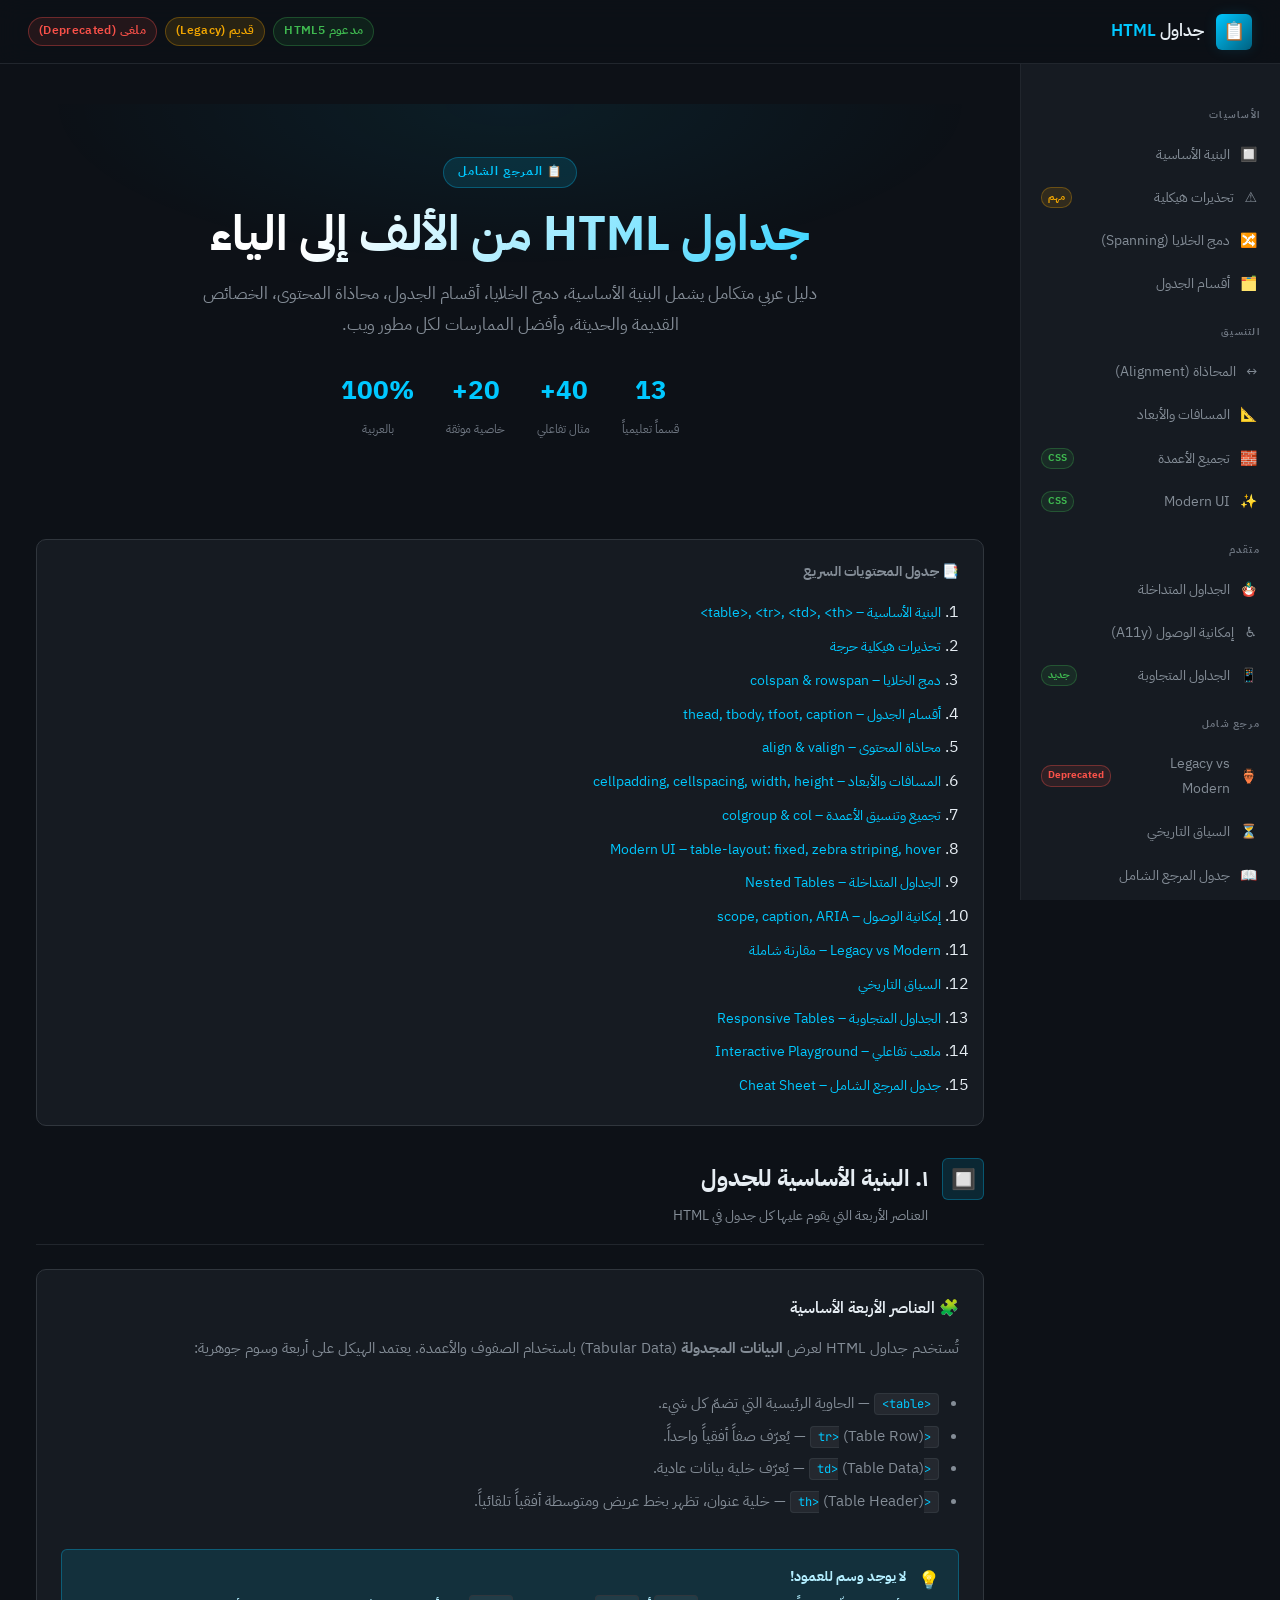
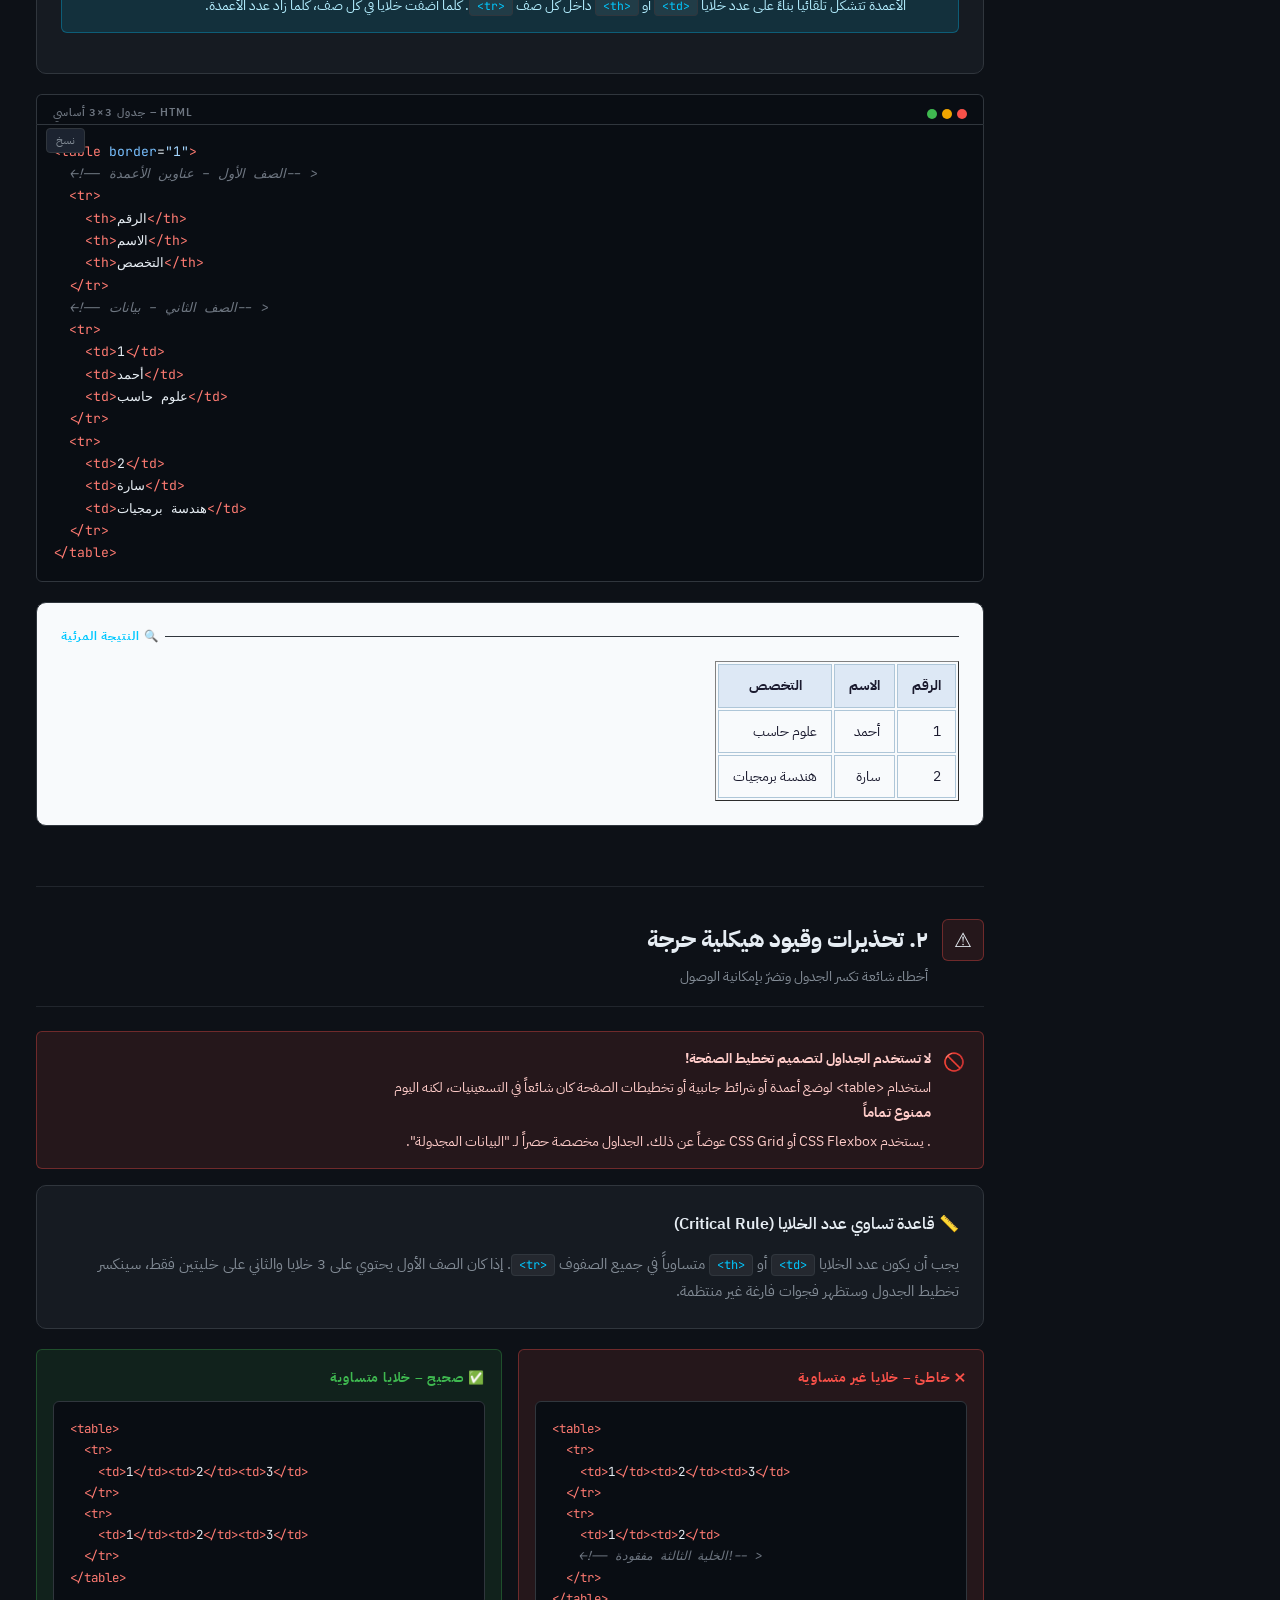
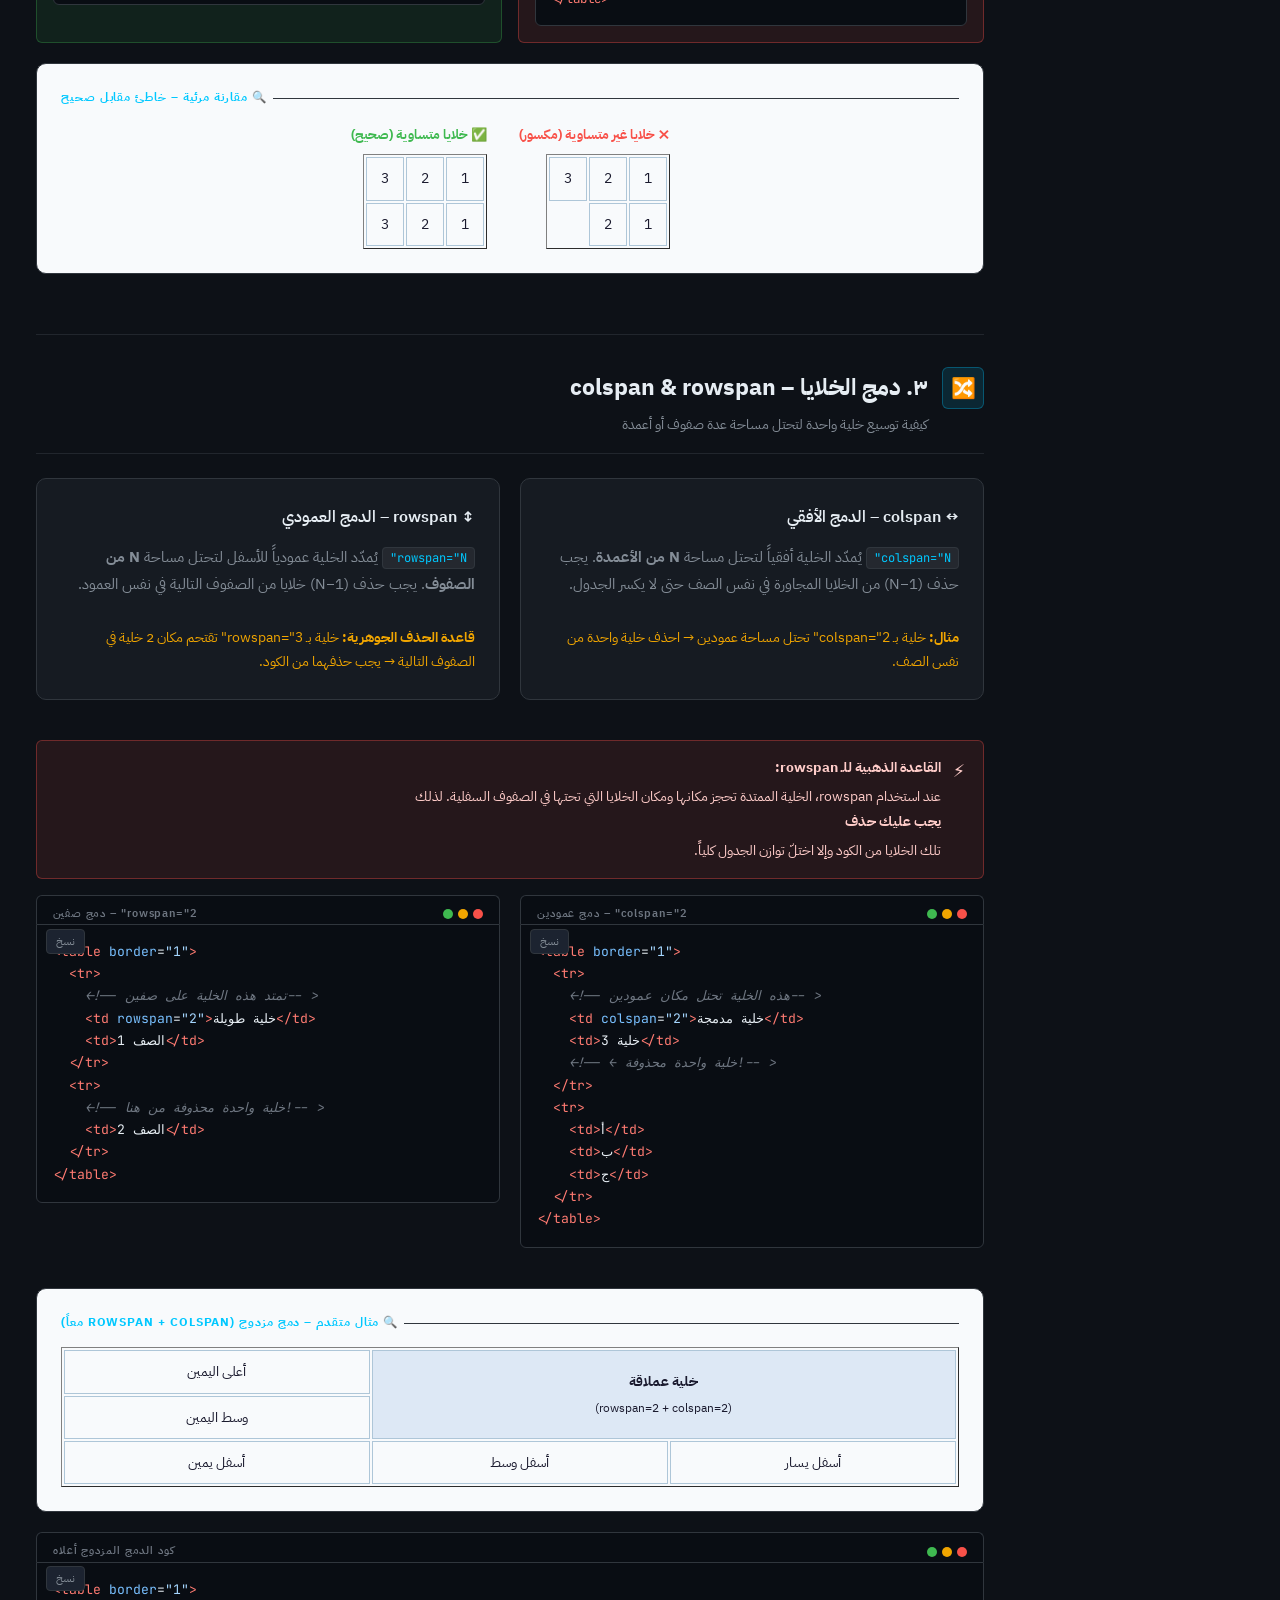
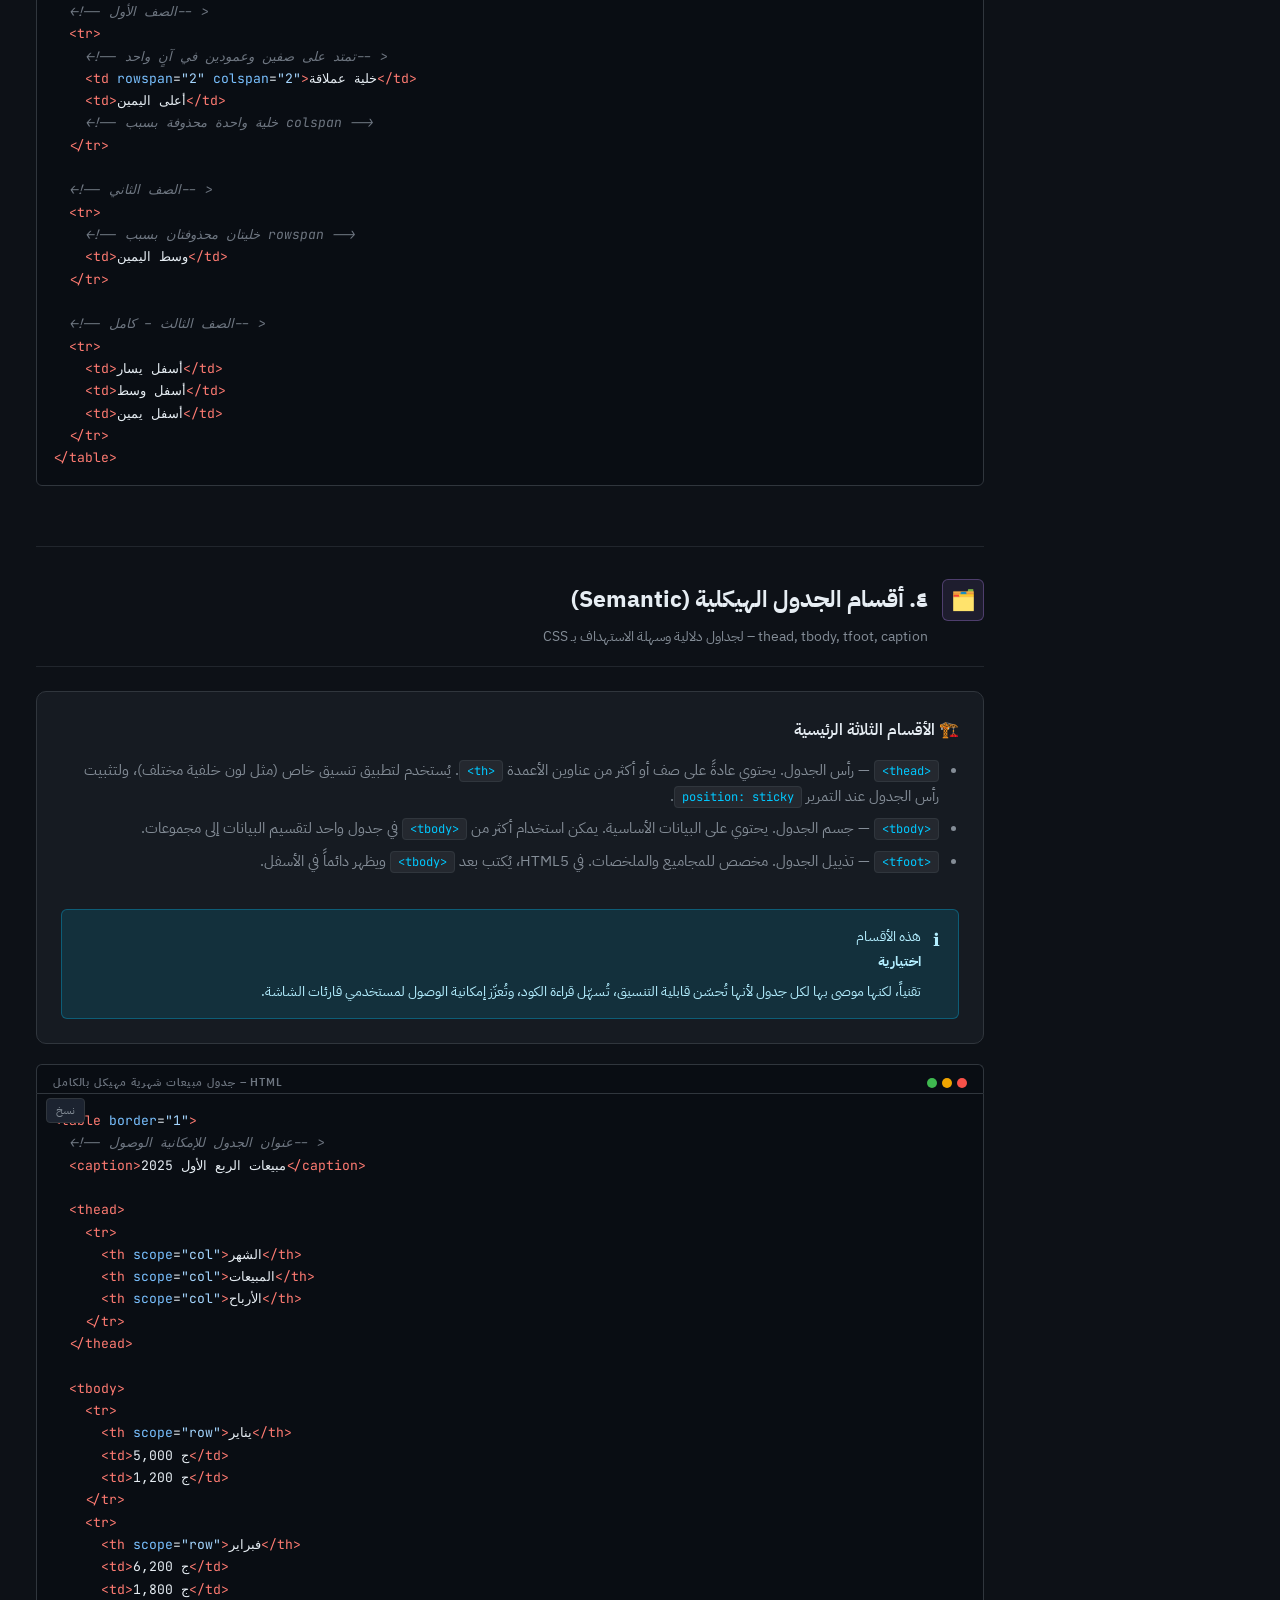
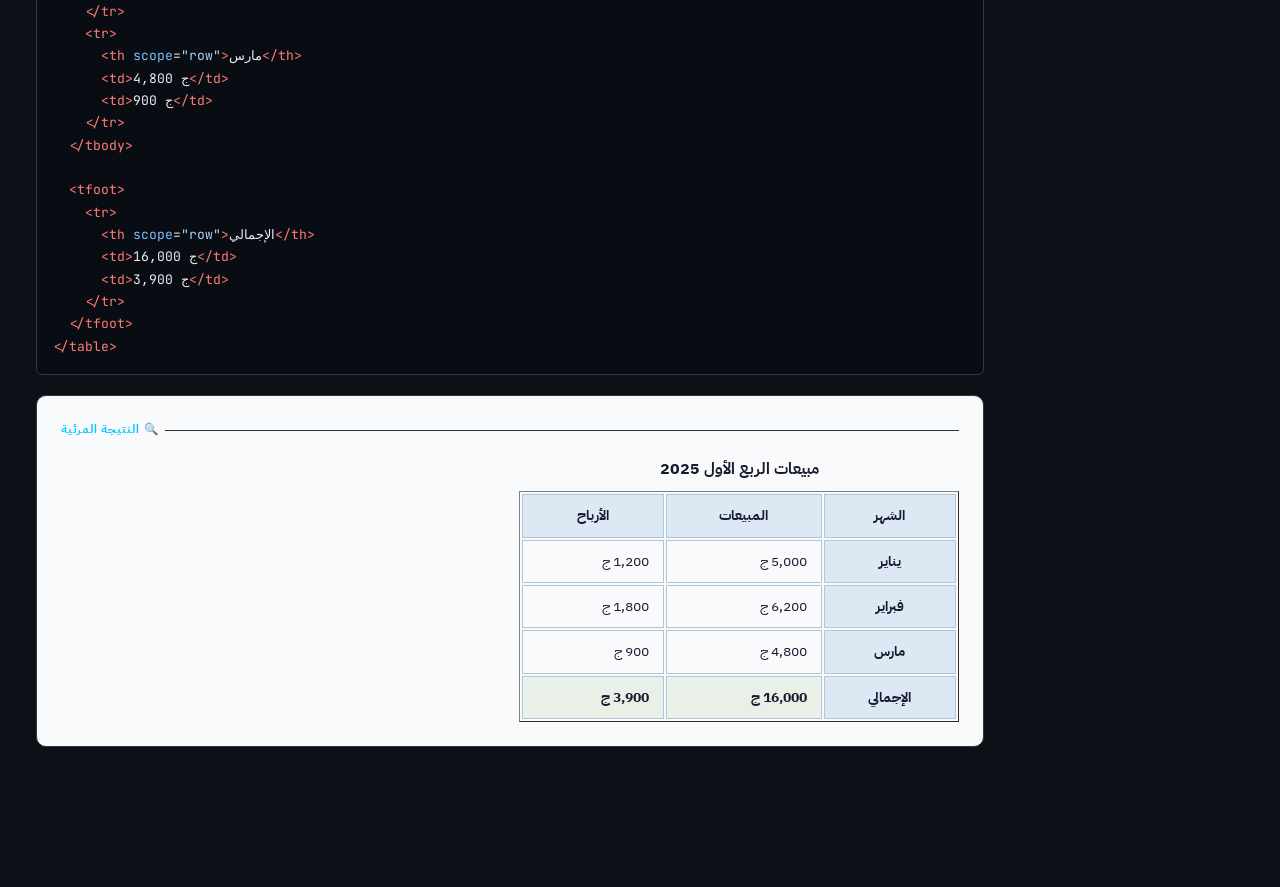
<file: index.html>
<!DOCTYPE html>
<html lang="ar" dir="rtl">

<head>
  <meta charset="UTF-8" />
  <meta name="viewport" content="width=device-width, initial-scale=1.0" />
  <meta name="description"
    content="المرجع الشامل لجداول HTML – من الأساسيات إلى الممارسات الحديثة. دليل عربي متكامل لعناصر وخصائص الجداول في HTML5." />
  <meta name="keywords" content="HTML tables, جداول HTML, table, tr, td, th, colspan, rowspan, CSS tables" />
  <title>HTML</title>

  <!-- Google Fonts -->
  <link rel="preconnect" href="https://fonts.googleapis.com" />
  <link
    href="https://fonts.googleapis.com/css2?family=IBM+Plex+Sans+Arabic:wght@300;400;500;600;700&family=JetBrains+Mono:wght@400;600&display=swap"
    rel="stylesheet" />

  <link rel="stylesheet" href="style.css" />
</head>

<body>

  <div id="progress-bar"></div>

  <!-- ══════════════════════════════════════════════════════
     TOP HEADER
══════════════════════════════════════════════════════ -->
  <header id="site-header">
    <div class="header-brand">
      <div class="logo-box">📋</div>
      <h1>جداول <span>HTML</span></h1>
    </div>

    <div class="header-pills">
      <span class="pill pill-modern">مدعوم HTML5</span>
      <span class="pill pill-legacy">قديم (Legacy)</span>
      <span class="pill pill-dep">ملغى (Deprecated)</span>
    </div>

    <button id="nav-toggle" aria-label="قائمة التنقل" onclick="toggleNav()">
      <span></span><span></span><span></span>
    </button>
  </header>

  <!-- ══════════════════════════════════════════════════════
     SIDEBAR
══════════════════════════════════════════════════════ -->
  <div class="page-wrap">
    <nav id="sidebar" aria-label="قائمة الأقسام">

      <div class="nav-section-title">الأساسيات</div>
      <a class="nav-link" href="index.html#basics">
        <span class="nav-icon">🔲</span> البنية الأساسية
      </a>
      <a class="nav-link" href="index.html#warnings">
        <span class="nav-icon">⚠️</span> تحذيرات هيكلية
        <span class="nav-badge badge-warn">مهم</span>
      </a>
      <a class="nav-link" href="index.html#spanning">
        <span class="nav-icon">🔀</span> دمج الخلايا (Spanning)
      </a>
      <a class="nav-link" href="index.html#semantic">
        <span class="nav-icon">🗂️</span> أقسام الجدول
      </a>

      <div class="nav-section-title">التنسيق</div>
      <a class="nav-link" href="styling.html#alignment">
        <span class="nav-icon">↔️</span> المحاذاة (Alignment)
      </a>
      <a class="nav-link" href="styling.html#spacing">
        <span class="nav-icon">📐</span> المسافات والأبعاد
      </a>
      <a class="nav-link" href="styling.html#colgroup">
        <span class="nav-icon">🧱</span> تجميع الأعمدة
        <span class="nav-badge badge-new">CSS</span>
      </a>
      <a class="nav-link" href="styling.html#modern-ui">
        <span class="nav-icon">✨</span> Modern UI
        <span class="nav-badge badge-new">CSS</span>
      </a>

      <div class="nav-section-title">متقدم</div>
      <a class="nav-link" href="advanced.html#nested">
        <span class="nav-icon">🪆</span> الجداول المتداخلة
      </a>
      <a class="nav-link" href="advanced.html#accessibility">
        <span class="nav-icon">♿</span> إمكانية الوصول (A11y)
      </a>
      <a class="nav-link" href="advanced.html#responsive">
        <span class="nav-icon">📱</span> الجداول المتجاوبة
        <span class="nav-badge badge-new">جديد</span>
      </a>

      <div class="nav-section-title">مرجع شامل</div>
      <a class="nav-link" href="reference.html#legacy">
        <span class="nav-icon">🏺</span> Legacy vs Modern
        <span class="nav-badge badge-dep">Deprecated</span>
      </a>
      <a class="nav-link" href="reference.html#history">
        <span class="nav-icon">⏳</span> السياق التاريخي
      </a>
      <a class="nav-link" href="reference.html#reference">
        <span class="nav-icon">📖</span> جدول المرجع الشامل
      </a>

      <div class="nav-section-title">تفاعلي</div>
      <a class="nav-link" href="playground.html#playground">
        <span class="nav-icon">🎮</span> Playground تفاعلي
        <span class="nav-badge badge-new">جديد</span>
      </a>

    </nav>

    <!-- ══════════════════════════════════════════════════════
     MAIN CONTENT
══════════════════════════════════════════════════════ -->
    <main id="main-content">
      <!-- ── HERO ── -->
      <div class="page-hero">
        <div class="hero-tag">📋 المرجع الشامل</div>
        <h2>جداول HTML من الألف إلى الياء</h2>
        <p>
          دليل عربي متكامل يشمل البنية الأساسية، دمج الخلايا، أقسام الجدول،
          محاذاة المحتوى، الخصائص القديمة والحديثة، وأفضل الممارسات لكل مطور ويب.
        </p>
        <div class="hero-stats">
          <div class="hero-stat"><span class="num">13</span><span class="lbl">قسماً تعليمياً</span></div>
          <div class="hero-stat"><span class="num">40+</span><span class="lbl">مثال تفاعلي</span></div>
          <div class="hero-stat"><span class="num">20+</span><span class="lbl">خاصية موثقة</span></div>
          <div class="hero-stat"><span class="num">100%</span><span class="lbl">بالعربية</span></div>
        </div>
      </div>

      <!-- TOC Mini -->
      <div class="toc-mini">
        <h3>📑 جدول المحتويات السريع</h3>
        <ol>
          <li><a href="index.html#basics">البنية الأساسية – &lt;table&gt;, &lt;tr&gt;, &lt;td&gt;, &lt;th&gt;</a></li>
          <li><a href="index.html#warnings">تحذيرات هيكلية حرجة</a></li>
          <li><a href="index.html#spanning">دمج الخلايا – colspan &amp; rowspan</a></li>
          <li><a href="index.html#semantic">أقسام الجدول – thead, tbody, tfoot, caption</a></li>
          <li><a href="styling.html#alignment">محاذاة المحتوى – align &amp; valign</a></li>
          <li><a href="styling.html#spacing">المسافات والأبعاد – cellpadding, cellspacing, width, height</a></li>
          <li><a href="styling.html#colgroup">تجميع وتنسيق الأعمدة – colgroup &amp; col</a></li>
          <li><a href="styling.html#modern-ui">Modern UI – table-layout: fixed, zebra striping, hover</a></li>
          <li><a href="advanced.html#nested">الجداول المتداخلة – Nested Tables</a></li>
          <li><a href="advanced.html#accessibility">إمكانية الوصول – scope, caption, ARIA</a></li>
          <li><a href="reference.html#legacy">Legacy vs Modern – مقارنة شاملة</a></li>
          <li><a href="reference.html#history">السياق التاريخي</a></li>
          <li><a href="advanced.html#responsive">الجداول المتجاوبة – Responsive Tables</a></li>
          <li><a href="playground.html#playground">ملعب تفاعلي – Interactive Playground</a></li>
          <li><a href="reference.html#reference">جدول المرجع الشامل – Cheat Sheet</a></li>
        </ol>
      </div>

      <section class="section" id="basics">
        <div class="section-header">
          <div class="section-icon icon-cyan">🔲</div>
          <div class="section-title-wrap">
            <h2>١. البنية الأساسية للجدول</h2>
            <p>العناصر الأربعة التي يقوم عليها كل جدول في HTML</p>
          </div>
        </div>

        <div class="card">
          <h3>🧩 العناصر الأربعة الأساسية</h3>
          <p>تُستخدم جداول HTML لعرض <strong>البيانات المجدولة</strong> (Tabular Data) باستخدام الصفوف والأعمدة. يعتمد
            الهيكل على أربعة وسوم جوهرية:</p>
          <br />
          <ul>
            <li><code>&lt;table&gt;</code> — الحاوية الرئيسية التي تضمّ كل شيء.</li>
            <li><code>&lt;tr&gt;</code> (Table Row) — يُعرّف صفاً أفقياً واحداً.</li>
            <li><code>&lt;td&gt;</code> (Table Data) — يُعرّف خلية بيانات عادية.</li>
            <li><code>&lt;th&gt;</code> (Table Header) — خلية عنوان، تظهر بخط عريض ومتوسطة أفقياً تلقائياً.</li>
          </ul>
          <br />
          <div class="alert alert-cyan">
            <span class="alert-icon">💡</span>
            <div><strong>لا يوجد وسم للعمود!</strong> الأعمدة تتشكّل تلقائياً بناءً على عدد خلايا
              <code>&lt;td&gt;</code> أو <code>&lt;th&gt;</code> داخل كل صف <code>&lt;tr&gt;</code>. كلما أضفت خلايا في
              كل صف، كلما زاد عدد الأعمدة.</div>
          </div>
        </div>

        <div class="code-wrap">
          <div class="code-label">
            <div class="dots"><span class="d1"></span><span class="d2"></span><span class="d3"></span></div>
            <span>HTML – جدول 3×3 أساسي</span>
          </div>
          <button class="copy-btn" onclick="copyCode(this)">نسخ</button>
          <pre><span class="kw">&lt;table</span> <span class="at">border</span>=<span class="vl">"1"</span><span class="kw">&gt;</span>
  <span class="cm">&lt;!-- الصف الأول – عناوين الأعمدة --&gt;</span>
  <span class="kw">&lt;tr&gt;</span>
    <span class="kw">&lt;th&gt;</span><span class="tx">الرقم</span><span class="kw">&lt;/th&gt;</span>
    <span class="kw">&lt;th&gt;</span><span class="tx">الاسم</span><span class="kw">&lt;/th&gt;</span>
    <span class="kw">&lt;th&gt;</span><span class="tx">التخصص</span><span class="kw">&lt;/th&gt;</span>
  <span class="kw">&lt;/tr&gt;</span>
  <span class="cm">&lt;!-- الصف الثاني – بيانات --&gt;</span>
  <span class="kw">&lt;tr&gt;</span>
    <span class="kw">&lt;td&gt;</span><span class="tx">1</span><span class="kw">&lt;/td&gt;</span>
    <span class="kw">&lt;td&gt;</span><span class="tx">أحمد</span><span class="kw">&lt;/td&gt;</span>
    <span class="kw">&lt;td&gt;</span><span class="tx">علوم حاسب</span><span class="kw">&lt;/td&gt;</span>
  <span class="kw">&lt;/tr&gt;</span>
  <span class="kw">&lt;tr&gt;</span>
    <span class="kw">&lt;td&gt;</span><span class="tx">2</span><span class="kw">&lt;/td&gt;</span>
    <span class="kw">&lt;td&gt;</span><span class="tx">سارة</span><span class="kw">&lt;/td&gt;</span>
    <span class="kw">&lt;td&gt;</span><span class="tx">هندسة برمجيات</span><span class="kw">&lt;/td&gt;</span>
  <span class="kw">&lt;/tr&gt;</span>
<span class="kw">&lt;/table&gt;</span></pre>
        </div>

        <div class="demo-box">
          <div class="demo-box-label">🔍 النتيجة المرئية</div>
          <table border="1" cellpadding="8">
            <tr>
              <th>الرقم</th>
              <th>الاسم</th>
              <th>التخصص</th>
            </tr>
            <tr>
              <td>1</td>
              <td>أحمد</td>
              <td>علوم حاسب</td>
            </tr>
            <tr>
              <td>2</td>
              <td>سارة</td>
              <td>هندسة برمجيات</td>
            </tr>
          </table>
        </div>

      </section>
      <hr class="divider" />

      <section class="section" id="warnings">
        <div class="section-header">
          <div class="section-icon icon-red">⚠️</div>
          <div class="section-title-wrap">
            <h2>٢. تحذيرات وقيود هيكلية حرجة</h2>
            <p>أخطاء شائعة تكسر الجدول وتضرّ بإمكانية الوصول</p>
          </div>
        </div>

        <div class="alert alert-red">
          <span class="alert-icon">🚫</span>
          <div>
            <strong>لا تستخدم الجداول لتصميم تخطيط الصفحة!</strong>
            استخدام &lt;table&gt; لوضع أعمدة أو شرائط جانبية أو تخطيطات الصفحة كان شائعاً في التسعينيات، لكنه اليوم
            <strong>ممنوع تماماً</strong>. يستخدم CSS Flexbox أو CSS Grid عوضاً عن ذلك. الجداول مخصصة حصراً لـ "البيانات
            المجدولة".
          </div>
        </div>

        <div class="card">
          <h3>📏 قاعدة تساوي عدد الخلايا (Critical Rule)</h3>
          <p>
            يجب أن يكون عدد الخلايا <code>&lt;td&gt;</code> أو <code>&lt;th&gt;</code> متساوياً في جميع الصفوف
            <code>&lt;tr&gt;</code>.
            إذا كان الصف الأول يحتوي على 3 خلايا والثاني على خليتين فقط، سينكسر تخطيط الجدول وستظهر فجوات فارغة غير
            منتظمة.
          </p>
        </div>

        <div class="compare-grid">
          <div class="compare-panel old-panel">
            <h4>❌ خاطئ – خلايا غير متساوية</h4>
            <div class="code-wrap" style="margin:0">
              <pre style="border-radius:6px; font-size:0.78rem"><span class="kw">&lt;table&gt;</span>
  <span class="kw">&lt;tr&gt;</span>
    <span class="kw">&lt;td&gt;</span>1<span class="kw">&lt;/td&gt;&lt;td&gt;</span>2<span class="kw">&lt;/td&gt;&lt;td&gt;</span>3<span class="kw">&lt;/td&gt;</span>
  <span class="kw">&lt;/tr&gt;</span>
  <span class="kw">&lt;tr&gt;</span>
    <span class="kw">&lt;td&gt;</span>1<span class="kw">&lt;/td&gt;&lt;td&gt;</span>2<span class="kw">&lt;/td&gt;</span>
    <span class="cm">&lt;!-- الخلية الثالثة مفقودة! --&gt;</span>
  <span class="kw">&lt;/tr&gt;</span>
<span class="kw">&lt;/table&gt;</span></pre>
            </div>
          </div>
          <div class="compare-panel new-panel">
            <h4>✅ صحيح – خلايا متساوية</h4>
            <div class="code-wrap" style="margin:0">
              <pre style="border-radius:6px; font-size:0.78rem"><span class="kw">&lt;table&gt;</span>
  <span class="kw">&lt;tr&gt;</span>
    <span class="kw">&lt;td&gt;</span>1<span class="kw">&lt;/td&gt;&lt;td&gt;</span>2<span class="kw">&lt;/td&gt;&lt;td&gt;</span>3<span class="kw">&lt;/td&gt;</span>
  <span class="kw">&lt;/tr&gt;</span>
  <span class="kw">&lt;tr&gt;</span>
    <span class="kw">&lt;td&gt;</span>1<span class="kw">&lt;/td&gt;&lt;td&gt;</span>2<span class="kw">&lt;/td&gt;&lt;td&gt;</span>3<span class="kw">&lt;/td&gt;</span>
  <span class="kw">&lt;/tr&gt;</span>
<span class="kw">&lt;/table&gt;</span></pre>
            </div>
          </div>
        </div>

        <div class="demo-box">
          <div class="demo-box-label">🔍 مقارنة مرئية – خاطئ مقابل صحيح</div>
          <div style="display:flex; gap:32px; flex-wrap:wrap; align-items:flex-start; justify-content:center;">
            <div style="text-align:center;">
              <p style="color:#f85149; font-size:0.82rem; margin-bottom:8px; font-weight:700;">❌ خلايا غير متساوية
                (مكسور)</p>
              <table border="1" cellpadding="6" style="color:#1a1a2e;">
                <tr>
                  <td>1</td>
                  <td>2</td>
                  <td>3</td>
                </tr>
                <tr>
                  <td>1</td>
                  <td>2</td>
                </tr>
              </table>
            </div>
            <div style="text-align:center;">
              <p style="color:#3fb950; font-size:0.82rem; margin-bottom:8px; font-weight:700;">✅ خلايا متساوية (صحيح)
              </p>
              <table border="1" cellpadding="6" style="color:#1a1a2e;">
                <tr>
                  <td>1</td>
                  <td>2</td>
                  <td>3</td>
                </tr>
                <tr>
                  <td>1</td>
                  <td>2</td>
                  <td>3</td>
                </tr>
              </table>
            </div>
          </div>
        </div>

      </section>
      <hr class="divider" />

      <section class="section" id="spanning">
        <div class="section-header">
          <div class="section-icon icon-cyan">🔀</div>
          <div class="section-title-wrap">
            <h2>٣. دمج الخلايا – colspan &amp; rowspan</h2>
            <p>كيفية توسيع خلية واحدة لتحتل مساحة عدة صفوف أو أعمدة</p>
          </div>
        </div>

        <div class="two-col">
          <div class="card">
            <h3>↔️ colspan – الدمج الأفقي</h3>
            <p>
              <code>colspan="N"</code> يُمدّد الخلية أفقياً لتحتل مساحة <strong>N من الأعمدة</strong>.
              يجب حذف (N−1) من الخلايا المجاورة في نفس الصف حتى لا يكسر الجدول.
            </p>
            <br />
            <p style="color:var(--amber); font-size:0.85rem;"><strong>مثال:</strong> خلية بـ colspan="2" تحتل مساحة
              عمودين → احذف خلية واحدة من نفس الصف.</p>
          </div>
          <div class="card">
            <h3>↕️ rowspan – الدمج العمودي</h3>
            <p>
              <code>rowspan="N"</code> يُمدّد الخلية عمودياً للأسفل لتحتل مساحة <strong>N من الصفوف</strong>.
              يجب حذف (N−1) خلايا من الصفوف التالية في نفس العمود.
            </p>
            <br />
            <p style="color:var(--amber); font-size:0.85rem;"><strong>قاعدة الحذف الجوهرية:</strong> خلية بـ rowspan="3"
              تقتحم مكان 2 خلية في الصفوف التالية → يجب حذفهما من الكود.</p>
          </div>
        </div>

        <div class="alert alert-red">
          <span class="alert-icon">⚡</span>
          <div>
            <strong>القاعدة الذهبية للـ rowspan:</strong>
            عند استخدام rowspan، الخلية الممتدة تحجز مكانها ومكان الخلايا التي تحتها في الصفوف السفلية.
            لذلك <strong>يجب عليك حذف</strong> تلك الخلايا من الكود وإلا اختلّ توازن الجدول كلياً.
          </div>
        </div>

        <div class="two-col">
          <div class="code-wrap">
            <div class="code-label">
              <div class="dots"><span class="d1"></span><span class="d2"></span><span class="d3"></span></div>
              <span>colspan="2" – دمج عمودين</span>
            </div>
            <button class="copy-btn" onclick="copyCode(this)">نسخ</button>
            <pre><span class="kw">&lt;table</span> <span class="at">border</span>=<span class="vl">"1"</span><span class="kw">&gt;</span>
  <span class="kw">&lt;tr&gt;</span>
    <span class="cm">&lt;!-- هذه الخلية تحتل مكان عمودين --&gt;</span>
    <span class="kw">&lt;td</span> <span class="at">colspan</span>=<span class="vl">"2"</span><span class="kw">&gt;</span><span class="tx">خلية مدمجة</span><span class="kw">&lt;/td&gt;</span>
    <span class="kw">&lt;td&gt;</span><span class="tx">خلية 3</span><span class="kw">&lt;/td&gt;</span>
    <span class="cm">&lt;!-- ← خلية واحدة محذوفة! --&gt;</span>
  <span class="kw">&lt;/tr&gt;</span>
  <span class="kw">&lt;tr&gt;</span>
    <span class="kw">&lt;td&gt;</span><span class="tx">أ</span><span class="kw">&lt;/td&gt;</span>
    <span class="kw">&lt;td&gt;</span><span class="tx">ب</span><span class="kw">&lt;/td&gt;</span>
    <span class="kw">&lt;td&gt;</span><span class="tx">ج</span><span class="kw">&lt;/td&gt;</span>
  <span class="kw">&lt;/tr&gt;</span>
<span class="kw">&lt;/table&gt;</span></pre>
          </div>
          <div class="code-wrap">
            <div class="code-label">
              <div class="dots"><span class="d1"></span><span class="d2"></span><span class="d3"></span></div>
              <span>rowspan="2" – دمج صفين</span>
            </div>
            <button class="copy-btn" onclick="copyCode(this)">نسخ</button>
            <pre><span class="kw">&lt;table</span> <span class="at">border</span>=<span class="vl">"1"</span><span class="kw">&gt;</span>
  <span class="kw">&lt;tr&gt;</span>
    <span class="cm">&lt;!-- تمتد هذه الخلية على صفين --&gt;</span>
    <span class="kw">&lt;td</span> <span class="at">rowspan</span>=<span class="vl">"2"</span><span class="kw">&gt;</span><span class="tx">خلية طويلة</span><span class="kw">&lt;/td&gt;</span>
    <span class="kw">&lt;td&gt;</span><span class="tx">الصف 1</span><span class="kw">&lt;/td&gt;</span>
  <span class="kw">&lt;/tr&gt;</span>
  <span class="kw">&lt;tr&gt;</span>
    <span class="cm">&lt;!-- خلية واحدة محذوفة من هنا! --&gt;</span>
    <span class="kw">&lt;td&gt;</span><span class="tx">الصف 2</span><span class="kw">&lt;/td&gt;</span>
  <span class="kw">&lt;/tr&gt;</span>
<span class="kw">&lt;/table&gt;</span></pre>
          </div>
        </div>

        <div class="demo-box">
          <div class="demo-box-label">🔍 مثال متقدم – دمج مزدوج (rowspan + colspan معاً)</div>
          <table border="1" cellpadding="10" style="text-align:center; color:#1a1a2e; width:100%;">
            <tr>
              <td rowspan="2" colspan="2" style="background:#dde8f5; font-weight:700;">
                خلية عملاقة<br /><small style="font-weight:400;">(rowspan=2 + colspan=2)</small>
              </td>
              <td>أعلى اليمين</td>
            </tr>
            <tr>
              <td>وسط اليمين</td>
            </tr>
            <tr>
              <td>أسفل يسار</td>
              <td>أسفل وسط</td>
              <td>أسفل يمين</td>
            </tr>
          </table>
        </div>

        <div class="code-wrap">
          <div class="code-label">
            <div class="dots"><span class="d1"></span><span class="d2"></span><span class="d3"></span></div>
            <span>كود الدمج المزدوج أعلاه</span>
          </div>
          <button class="copy-btn" onclick="copyCode(this)">نسخ</button>
          <pre><span class="kw">&lt;table</span> <span class="at">border</span>=<span class="vl">"1"</span><span class="kw">&gt;</span>
  <span class="cm">&lt;!-- الصف الأول --&gt;</span>
  <span class="kw">&lt;tr&gt;</span>
    <span class="cm">&lt;!-- تمتد على صفين وعمودين في آنٍ واحد --&gt;</span>
    <span class="kw">&lt;td</span> <span class="at">rowspan</span>=<span class="vl">"2"</span> <span class="at">colspan</span>=<span class="vl">"2"</span><span class="kw">&gt;</span><span class="tx">خلية عملاقة</span><span class="kw">&lt;/td&gt;</span>
    <span class="kw">&lt;td&gt;</span><span class="tx">أعلى اليمين</span><span class="kw">&lt;/td&gt;</span>
    <span class="cm">&lt;!-- خلية واحدة محذوفة بسبب colspan --&gt;</span>
  <span class="kw">&lt;/tr&gt;</span>

  <span class="cm">&lt;!-- الصف الثاني --&gt;</span>
  <span class="kw">&lt;tr&gt;</span>
    <span class="cm">&lt;!-- خليتان محذوفتان بسبب rowspan --&gt;</span>
    <span class="kw">&lt;td&gt;</span><span class="tx">وسط اليمين</span><span class="kw">&lt;/td&gt;</span>
  <span class="kw">&lt;/tr&gt;</span>

  <span class="cm">&lt;!-- الصف الثالث – كامل --&gt;</span>
  <span class="kw">&lt;tr&gt;</span>
    <span class="kw">&lt;td&gt;</span><span class="tx">أسفل يسار</span><span class="kw">&lt;/td&gt;</span>
    <span class="kw">&lt;td&gt;</span><span class="tx">أسفل وسط</span><span class="kw">&lt;/td&gt;</span>
    <span class="kw">&lt;td&gt;</span><span class="tx">أسفل يمين</span><span class="kw">&lt;/td&gt;</span>
  <span class="kw">&lt;/tr&gt;</span>
<span class="kw">&lt;/table&gt;</span></pre>
        </div>

      </section>
      <hr class="divider" />

      <section class="section" id="semantic">
        <div class="section-header">
          <div class="section-icon icon-purple">🗂️</div>
          <div class="section-title-wrap">
            <h2>٤. أقسام الجدول الهيكلية (Semantic)</h2>
            <p>thead, tbody, tfoot, caption – لجداول دلالية وسهلة الاستهداف بـ CSS</p>
          </div>
        </div>

        <div class="card">
          <h3>🏗️ الأقسام الثلاثة الرئيسية</h3>
          <ul>
            <li><code>&lt;thead&gt;</code> — رأس الجدول. يحتوي عادةً على صف أو أكثر من عناوين الأعمدة
              <code>&lt;th&gt;</code>. يُستخدم لتطبيق تنسيق خاص (مثل لون خلفية مختلف)، ولتثبيت رأس الجدول عند التمرير
              <code>position: sticky</code>.</li>
            <li><code>&lt;tbody&gt;</code> — جسم الجدول. يحتوي على البيانات الأساسية. يمكن استخدام أكثر من
              <code>&lt;tbody&gt;</code> في جدول واحد لتقسيم البيانات إلى مجموعات.</li>
            <li><code>&lt;tfoot&gt;</code> — تذييل الجدول. مخصص للمجاميع والملخصات. في HTML5، يُكتب بعد
              <code>&lt;tbody&gt;</code> ويظهر دائماً في الأسفل.</li>
          </ul>
          <br />
          <div class="alert alert-cyan" style="margin:0">
            <span class="alert-icon">ℹ️</span>
            <div>هذه الأقسام <strong>اختيارية</strong> تقنياً، لكنها موصى بها لكل جدول لأنها تُحسّن قابلية التنسيق،
              تُسهّل قراءة الكود، وتُعزّز إمكانية الوصول لمستخدمي قارئات الشاشة.</div>
          </div>
        </div>

        <div class="code-wrap">
          <div class="code-label">
            <div class="dots"><span class="d1"></span><span class="d2"></span><span class="d3"></span></div>
            <span>HTML – جدول مبيعات شهرية مهيكل بالكامل</span>
          </div>
          <button class="copy-btn" onclick="copyCode(this)">نسخ</button>
          <pre><span class="kw">&lt;table</span> <span class="at">border</span>=<span class="vl">"1"</span><span class="kw">&gt;</span>
  <span class="cm">&lt;!-- عنوان الجدول للإمكانية الوصول --&gt;</span>
  <span class="kw">&lt;caption&gt;</span><span class="tx">مبيعات الربع الأول 2025</span><span class="kw">&lt;/caption&gt;</span>

  <span class="kw">&lt;thead&gt;</span>
    <span class="kw">&lt;tr&gt;</span>
      <span class="kw">&lt;th</span> <span class="at">scope</span>=<span class="vl">"col"</span><span class="kw">&gt;</span><span class="tx">الشهر</span><span class="kw">&lt;/th&gt;</span>
      <span class="kw">&lt;th</span> <span class="at">scope</span>=<span class="vl">"col"</span><span class="kw">&gt;</span><span class="tx">المبيعات</span><span class="kw">&lt;/th&gt;</span>
      <span class="kw">&lt;th</span> <span class="at">scope</span>=<span class="vl">"col"</span><span class="kw">&gt;</span><span class="tx">الأرباح</span><span class="kw">&lt;/th&gt;</span>
    <span class="kw">&lt;/tr&gt;</span>
  <span class="kw">&lt;/thead&gt;</span>

  <span class="kw">&lt;tbody&gt;</span>
    <span class="kw">&lt;tr&gt;</span>
      <span class="kw">&lt;th</span> <span class="at">scope</span>=<span class="vl">"row"</span><span class="kw">&gt;</span><span class="tx">يناير</span><span class="kw">&lt;/th&gt;</span>
      <span class="kw">&lt;td&gt;</span><span class="tx">5,000 ج</span><span class="kw">&lt;/td&gt;</span>
      <span class="kw">&lt;td&gt;</span><span class="tx">1,200 ج</span><span class="kw">&lt;/td&gt;</span>
    <span class="kw">&lt;/tr&gt;</span>
    <span class="kw">&lt;tr&gt;</span>
      <span class="kw">&lt;th</span> <span class="at">scope</span>=<span class="vl">"row"</span><span class="kw">&gt;</span><span class="tx">فبراير</span><span class="kw">&lt;/th&gt;</span>
      <span class="kw">&lt;td&gt;</span><span class="tx">6,200 ج</span><span class="kw">&lt;/td&gt;</span>
      <span class="kw">&lt;td&gt;</span><span class="tx">1,800 ج</span><span class="kw">&lt;/td&gt;</span>
    <span class="kw">&lt;/tr&gt;</span>
    <span class="kw">&lt;tr&gt;</span>
      <span class="kw">&lt;th</span> <span class="at">scope</span>=<span class="vl">"row"</span><span class="kw">&gt;</span><span class="tx">مارس</span><span class="kw">&lt;/th&gt;</span>
      <span class="kw">&lt;td&gt;</span><span class="tx">4,800 ج</span><span class="kw">&lt;/td&gt;</span>
      <span class="kw">&lt;td&gt;</span><span class="tx">900 ج</span><span class="kw">&lt;/td&gt;</span>
    <span class="kw">&lt;/tr&gt;</span>
  <span class="kw">&lt;/tbody&gt;</span>

  <span class="kw">&lt;tfoot&gt;</span>
    <span class="kw">&lt;tr&gt;</span>
      <span class="kw">&lt;th</span> <span class="at">scope</span>=<span class="vl">"row"</span><span class="kw">&gt;</span><span class="tx">الإجمالي</span><span class="kw">&lt;/th&gt;</span>
      <span class="kw">&lt;td&gt;</span><span class="tx">16,000 ج</span><span class="kw">&lt;/td&gt;</span>
      <span class="kw">&lt;td&gt;</span><span class="tx">3,900 ج</span><span class="kw">&lt;/td&gt;</span>
    <span class="kw">&lt;/tr&gt;</span>
  <span class="kw">&lt;/tfoot&gt;</span>
<span class="kw">&lt;/table&gt;</span></pre>
        </div>

        <div class="demo-box">
          <div class="demo-box-label">🔍 النتيجة المرئية</div>
          <table border="1" cellpadding="9" style="width:100%; max-width:440px; color:#1a1a2e;">
            <caption style="font-weight:700; margin-bottom:8px; color:#1a1a2e;">مبيعات الربع الأول 2025</caption>
            <thead style="background:#c9dff5;">
              <tr>
                <th scope="col">الشهر</th>
                <th scope="col">المبيعات</th>
                <th scope="col">الأرباح</th>
              </tr>
            </thead>
            <tbody>
              <tr>
                <th scope="row">يناير</th>
                <td>5,000 ج</td>
                <td>1,200 ج</td>
              </tr>
              <tr>
                <th scope="row">فبراير</th>
                <td>6,200 ج</td>
                <td>1,800 ج</td>
              </tr>
              <tr>
                <th scope="row">مارس</th>
                <td>4,800 ج</td>
                <td>900 ج</td>
              </tr>
            </tbody>
            <tfoot style="background:#e8f0e8; font-weight:700;">
              <tr>
                <th scope="row">الإجمالي</th>
                <td>16,000 ج</td>
                <td>3,900 ج</td>
              </tr>
            </tfoot>
          </table>
        </div>

      </section>


    </main>
  </div><!-- .page-wrap -->

  <!-- BACK TO TOP BUTTON -->
  <button id="back-to-top" onclick="window.scrollTo({top:0,behavior:'smooth'})" aria-label="العودة للأعلى" style="
    position:fixed; bottom:28px; left:28px; z-index:999;
    width:44px; height:44px; border-radius:50%;
    background:var(--cyan); border:none; cursor:pointer;
    display:none; align-items:center; justify-content:center;
    font-size:1.2rem; box-shadow:0 4px 16px rgba(0,200,255,0.3);
    transition:transform .2s;
  ">↑</button>

  <script src="script.js"></script>

</body>

</html>
</file>
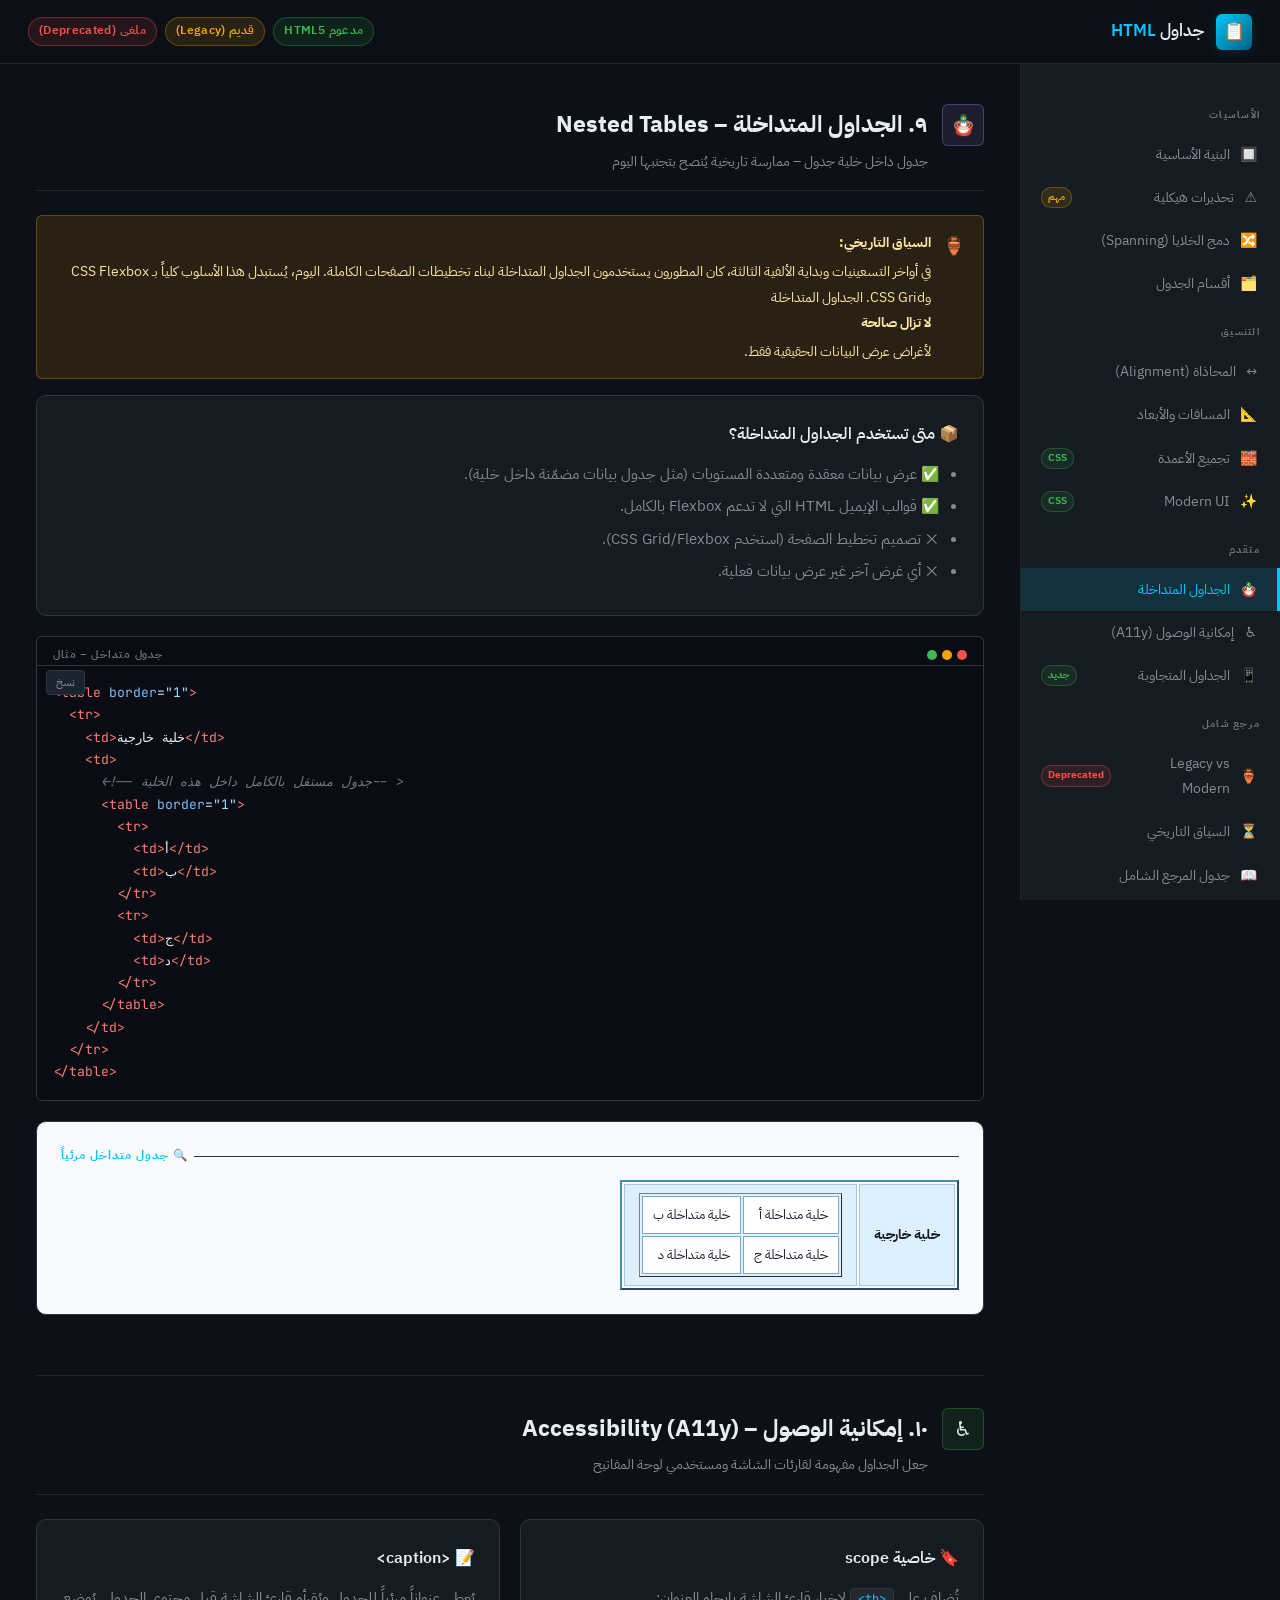
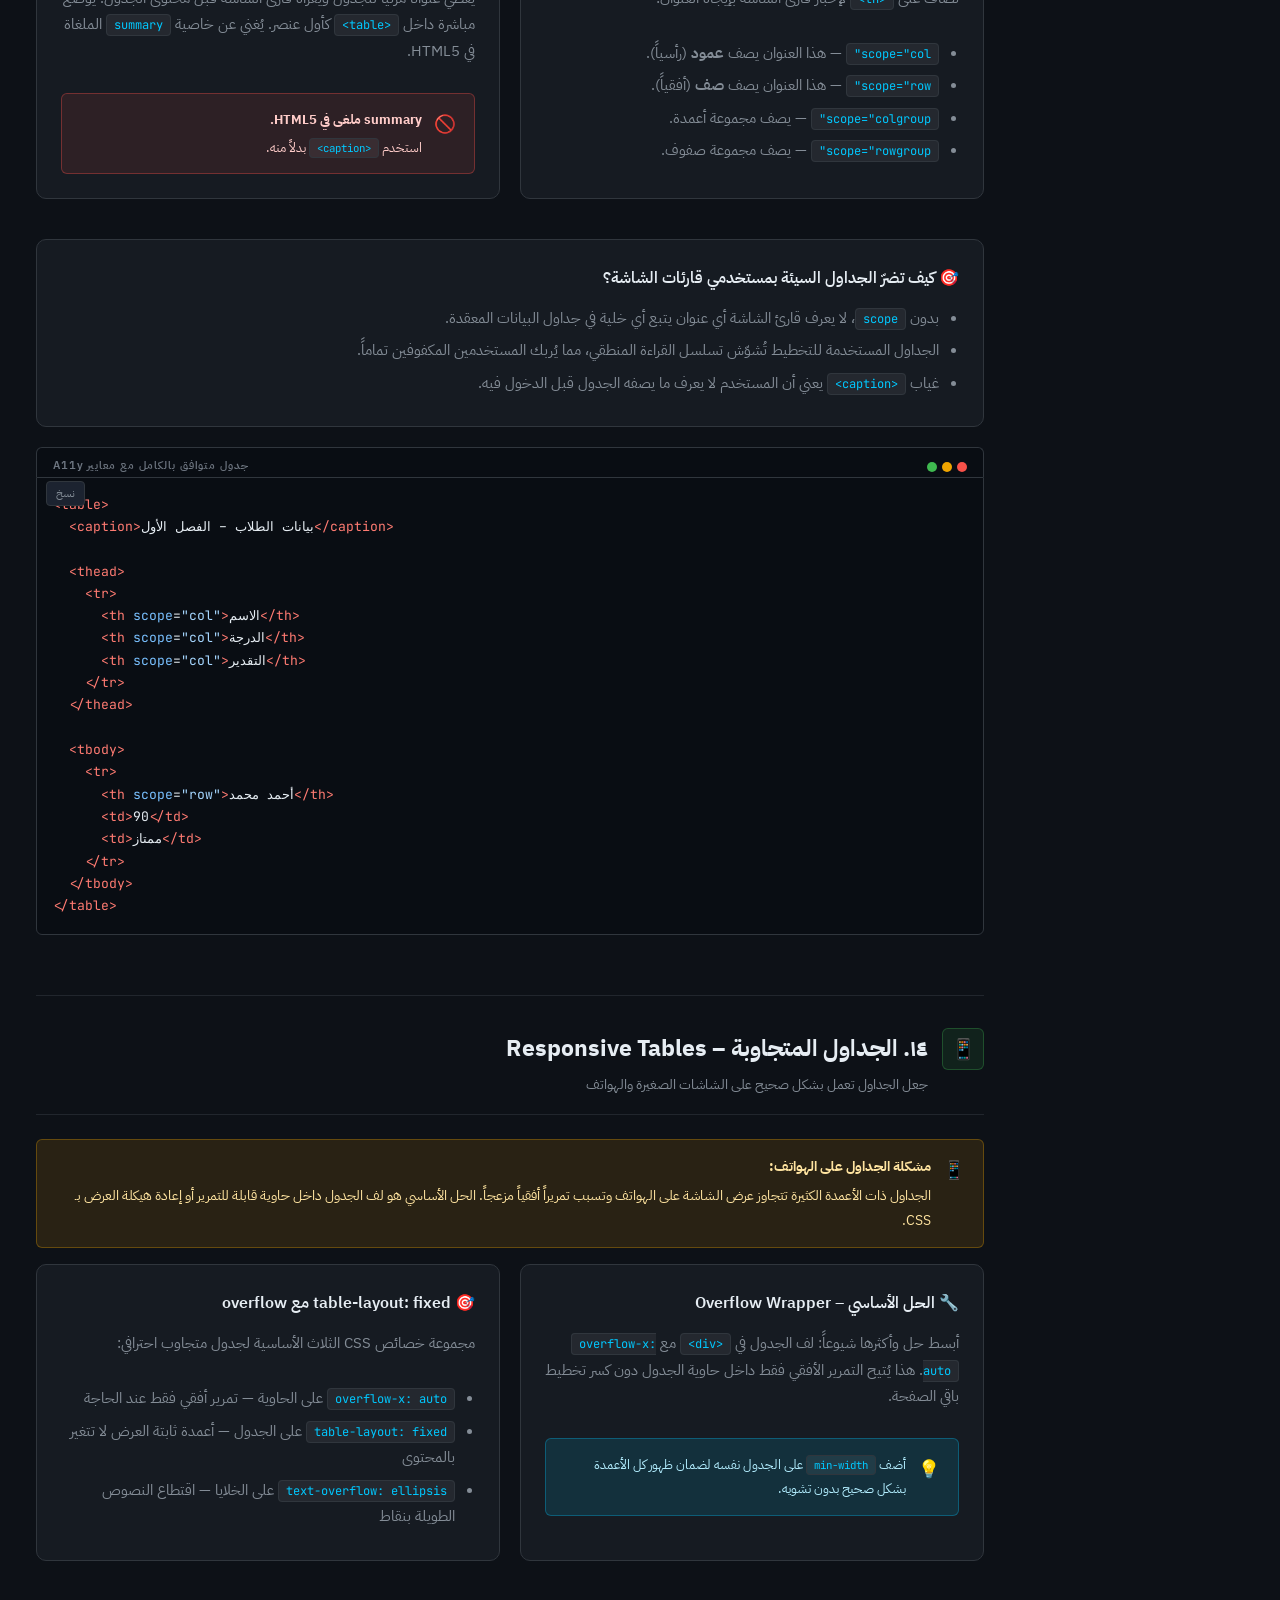
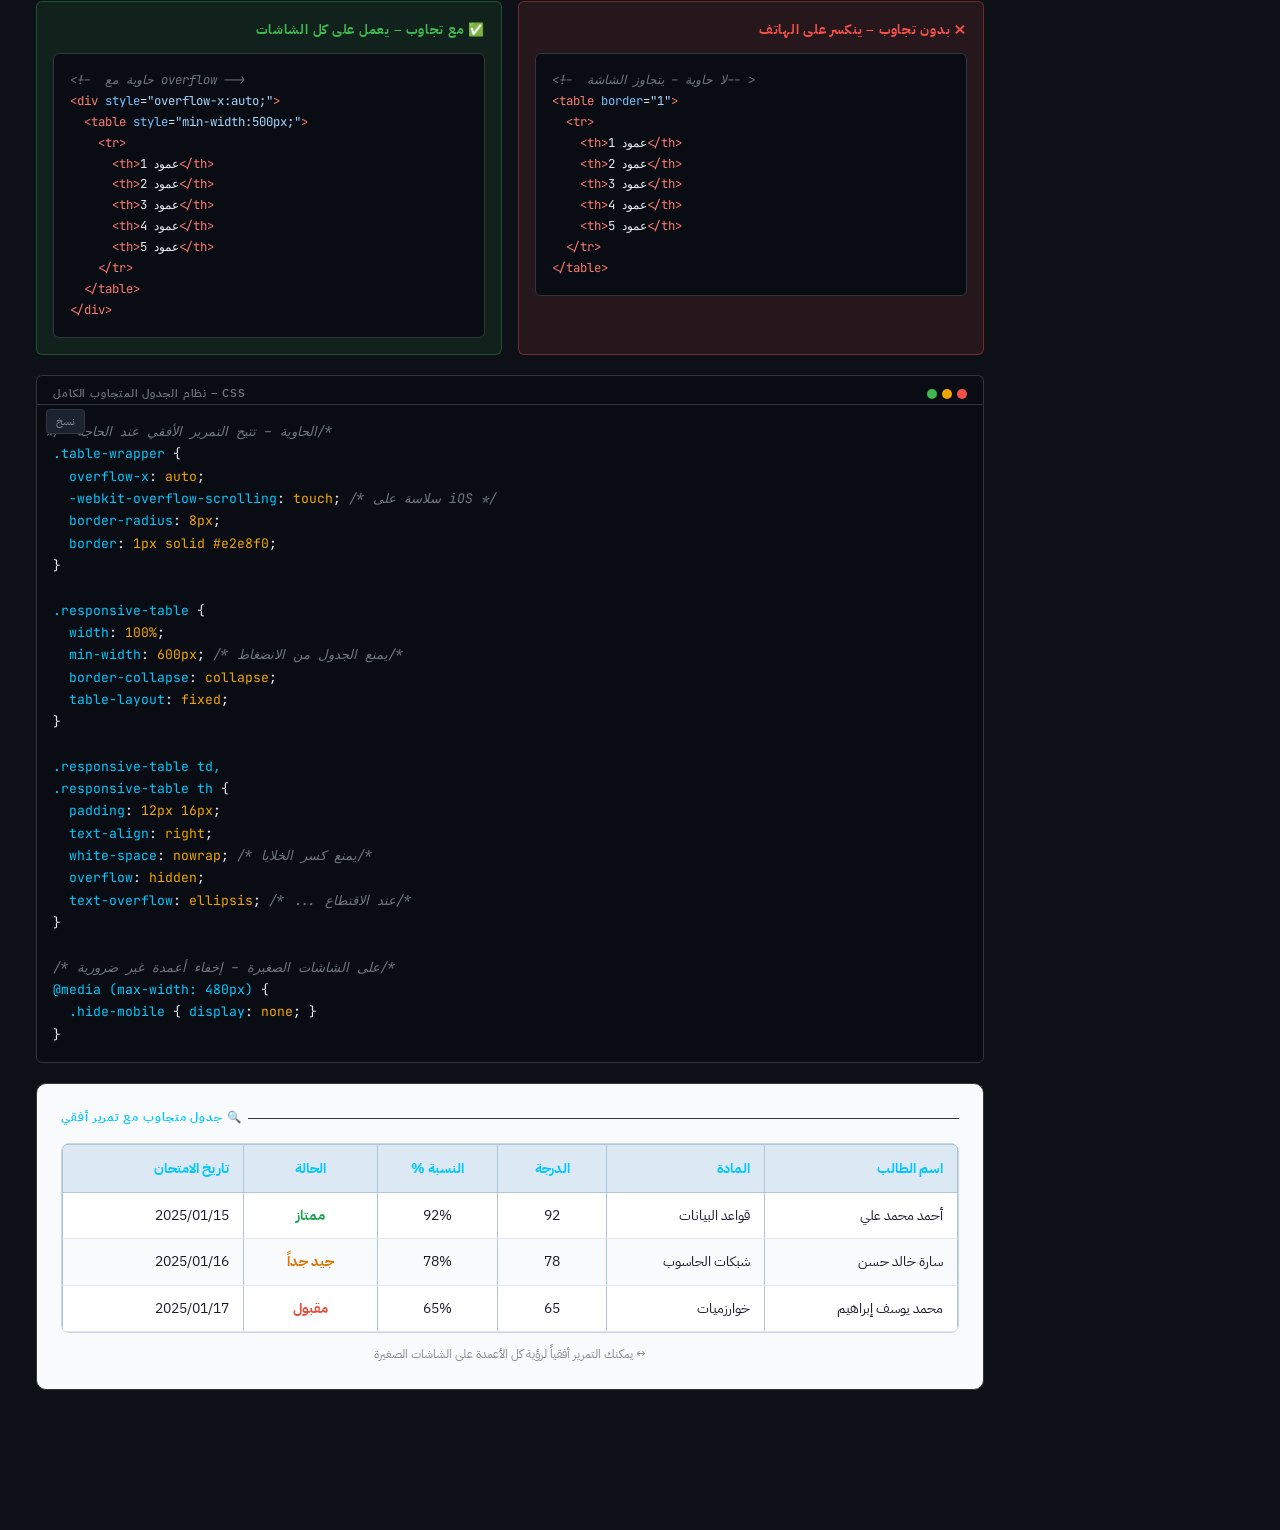
<file: advanced.html>
<!DOCTYPE html>
<html lang="ar" dir="rtl">
<head>
  <meta charset="UTF-8" />
  <meta name="viewport" content="width=device-width, initial-scale=1.0" />
  <meta name="description" content="المرجع الشامل لجداول HTML – من الأساسيات إلى الممارسات الحديثة. دليل عربي متكامل لعناصر وخصائص الجداول في HTML5." />
  <meta name="keywords" content="HTML tables, جداول HTML, table, tr, td, th, colspan, rowspan, CSS tables" />
  <title>📋 المرجع الشامل لجداول HTML</title>

  <!-- Google Fonts -->
  <link rel="preconnect" href="https://fonts.googleapis.com" />
  <link
    href="https://fonts.googleapis.com/css2?family=IBM+Plex+Sans+Arabic:wght@300;400;500;600;700&family=JetBrains+Mono:wght@400;600&display=swap"
    rel="stylesheet"
  />

  <link rel="stylesheet" href="style.css" />
</head>
<body>

<div id="progress-bar"></div>

<!-- ══════════════════════════════════════════════════════
     TOP HEADER
══════════════════════════════════════════════════════ -->
<header id="site-header">
  <div class="header-brand">
    <div class="logo-box">📋</div>
    <h1>جداول <span>HTML</span></h1>
  </div>

  <div class="header-pills">
    <span class="pill pill-modern">مدعوم HTML5</span>
    <span class="pill pill-legacy">قديم (Legacy)</span>
    <span class="pill pill-dep">ملغى (Deprecated)</span>
  </div>

  <button id="nav-toggle" aria-label="قائمة التنقل" onclick="toggleNav()">
    <span></span><span></span><span></span>
  </button>
</header>

<!-- ══════════════════════════════════════════════════════
     SIDEBAR
══════════════════════════════════════════════════════ -->
<div class="page-wrap">
<nav id="sidebar" aria-label="قائمة الأقسام">

  <div class="nav-section-title">الأساسيات</div>
  <a class="nav-link" href="index.html#basics">
    <span class="nav-icon">🔲</span> البنية الأساسية
  </a>
  <a class="nav-link" href="index.html#warnings">
    <span class="nav-icon">⚠️</span> تحذيرات هيكلية
    <span class="nav-badge badge-warn">مهم</span>
  </a>
  <a class="nav-link" href="index.html#spanning">
    <span class="nav-icon">🔀</span> دمج الخلايا (Spanning)
  </a>
  <a class="nav-link" href="index.html#semantic">
    <span class="nav-icon">🗂️</span> أقسام الجدول
  </a>

  <div class="nav-section-title">التنسيق</div>
  <a class="nav-link" href="styling.html#alignment">
    <span class="nav-icon">↔️</span> المحاذاة (Alignment)
  </a>
  <a class="nav-link" href="styling.html#spacing">
    <span class="nav-icon">📐</span> المسافات والأبعاد
  </a>
  <a class="nav-link" href="styling.html#colgroup">
    <span class="nav-icon">🧱</span> تجميع الأعمدة
    <span class="nav-badge badge-new">CSS</span>
  </a>
  <a class="nav-link" href="styling.html#modern-ui">
    <span class="nav-icon">✨</span> Modern UI
    <span class="nav-badge badge-new">CSS</span>
  </a>

  <div class="nav-section-title">متقدم</div>
  <a class="nav-link" href="advanced.html#nested">
    <span class="nav-icon">🪆</span> الجداول المتداخلة
  </a>
  <a class="nav-link" href="advanced.html#accessibility">
    <span class="nav-icon">♿</span> إمكانية الوصول (A11y)
  </a>
  <a class="nav-link" href="advanced.html#responsive">
    <span class="nav-icon">📱</span> الجداول المتجاوبة
    <span class="nav-badge badge-new">جديد</span>
  </a>

  <div class="nav-section-title">مرجع شامل</div>
  <a class="nav-link" href="reference.html#legacy">
    <span class="nav-icon">🏺</span> Legacy vs Modern
    <span class="nav-badge badge-dep">Deprecated</span>
  </a>
  <a class="nav-link" href="reference.html#history">
    <span class="nav-icon">⏳</span> السياق التاريخي
  </a>
  <a class="nav-link" href="reference.html#reference">
    <span class="nav-icon">📖</span> جدول المرجع الشامل
  </a>

  <div class="nav-section-title">تفاعلي</div>
  <a class="nav-link" href="playground.html#playground">
    <span class="nav-icon">🎮</span> Playground تفاعلي
    <span class="nav-badge badge-new">جديد</span>
  </a>

</nav>

<!-- ══════════════════════════════════════════════════════
     MAIN CONTENT
══════════════════════════════════════════════════════ -->
<main id="main-content">
<section class="section" id="nested">
    <div class="section-header">
      <div class="section-icon icon-purple">🪆</div>
      <div class="section-title-wrap">
        <h2>٩. الجداول المتداخلة – Nested Tables</h2>
        <p>جدول داخل خلية جدول – ممارسة تاريخية يُنصح بتجنبها اليوم</p>
      </div>
    </div>

    <div class="alert alert-amber">
      <span class="alert-icon">🏺</span>
      <div>
        <strong>السياق التاريخي:</strong>
        في أواخر التسعينيات وبداية الألفية الثالثة، كان المطورون يستخدمون الجداول المتداخلة لبناء تخطيطات الصفحات الكاملة. اليوم، يُستبدل هذا الأسلوب كلياً بـ CSS Flexbox وCSS Grid. الجداول المتداخلة <strong>لا تزال صالحة</strong> لأغراض عرض البيانات الحقيقية فقط.
      </div>
    </div>

    <div class="card">
      <h3>📦 متى تستخدم الجداول المتداخلة؟</h3>
      <ul>
        <li>✅ عرض بيانات معقدة ومتعددة المستويات (مثل جدول بيانات مضمّنة داخل خلية).</li>
        <li>✅ قوالب الإيميل HTML التي لا تدعم Flexbox بالكامل.</li>
        <li>❌ تصميم تخطيط الصفحة (استخدم CSS Grid/Flexbox).</li>
        <li>❌ أي غرض آخر غير عرض بيانات فعلية.</li>
      </ul>
    </div>

    <div class="code-wrap">
      <div class="code-label">
        <div class="dots"><span class="d1"></span><span class="d2"></span><span class="d3"></span></div>
        <span>جدول متداخل – مثال</span>
      </div>
      <button class="copy-btn" onclick="copyCode(this)">نسخ</button>
<pre><span class="kw">&lt;table</span> <span class="at">border</span>=<span class="vl">"1"</span><span class="kw">&gt;</span>
  <span class="kw">&lt;tr&gt;</span>
    <span class="kw">&lt;td&gt;</span><span class="tx">خلية خارجية</span><span class="kw">&lt;/td&gt;</span>
    <span class="kw">&lt;td&gt;</span>
      <span class="cm">&lt;!-- جدول مستقل بالكامل داخل هذه الخلية --&gt;</span>
      <span class="kw">&lt;table</span> <span class="at">border</span>=<span class="vl">"1"</span><span class="kw">&gt;</span>
        <span class="kw">&lt;tr&gt;</span>
          <span class="kw">&lt;td&gt;</span><span class="tx">أ</span><span class="kw">&lt;/td&gt;</span>
          <span class="kw">&lt;td&gt;</span><span class="tx">ب</span><span class="kw">&lt;/td&gt;</span>
        <span class="kw">&lt;/tr&gt;</span>
        <span class="kw">&lt;tr&gt;</span>
          <span class="kw">&lt;td&gt;</span><span class="tx">ج</span><span class="kw">&lt;/td&gt;</span>
          <span class="kw">&lt;td&gt;</span><span class="tx">د</span><span class="kw">&lt;/td&gt;</span>
        <span class="kw">&lt;/tr&gt;</span>
      <span class="kw">&lt;/table&gt;</span>
    <span class="kw">&lt;/td&gt;</span>
  <span class="kw">&lt;/tr&gt;</span>
<span class="kw">&lt;/table&gt;</span></pre>
    </div>

    <div class="demo-box">
      <div class="demo-box-label">🔍 جدول متداخل مرئياً</div>
      <table border="2" cellpadding="10" style="color:#1a1a2e; border-color:#4a8ab5;">
        <tr>
          <td class="outer-td" style="font-weight:700;">خلية خارجية</td>
          <td class="outer-td">
            <table border="1" class="" style="width:100%;">
              <tr>
                <td class="inner-table" style="border:1px solid #7aa8c5; padding:6px 10px; background:#fff; color:#1a1a2e; font-size:0.82rem;">خلية متداخلة أ</td>
                <td style="border:1px solid #7aa8c5; padding:6px 10px; background:#fff; color:#1a1a2e; font-size:0.82rem;">خلية متداخلة ب</td>
              </tr>
              <tr>
                <td style="border:1px solid #7aa8c5; padding:6px 10px; background:#fff; color:#1a1a2e; font-size:0.82rem;">خلية متداخلة ج</td>
                <td style="border:1px solid #7aa8c5; padding:6px 10px; background:#fff; color:#1a1a2e; font-size:0.82rem;">خلية متداخلة د</td>
              </tr>
            </table>
          </td>
        </tr>
      </table>
    </div>

  </section>
  <hr class="divider" />

<section class="section" id="accessibility">
    <div class="section-header">
      <div class="section-icon icon-green">♿</div>
      <div class="section-title-wrap">
        <h2>١٠. إمكانية الوصول – Accessibility (A11y)</h2>
        <p>جعل الجداول مفهومة لقارئات الشاشة ومستخدمي لوحة المفاتيح</p>
      </div>
    </div>

    <div class="two-col">
      <div class="card">
        <h3>🔖 خاصية scope</h3>
        <p>تُضاف على <code>&lt;th&gt;</code> لإخبار قارئ الشاشة بإيجاه العنوان:</p>
        <br/>
        <ul>
          <li><code>scope="col"</code> — هذا العنوان يصف <strong>عمود</strong> (رأسياً).</li>
          <li><code>scope="row"</code> — هذا العنوان يصف <strong>صف</strong> (أفقياً).</li>
          <li><code>scope="colgroup"</code> — يصف مجموعة أعمدة.</li>
          <li><code>scope="rowgroup"</code> — يصف مجموعة صفوف.</li>
        </ul>
      </div>
      <div class="card">
        <h3>📝 &lt;caption&gt;</h3>
        <p>
          يُعطي عنواناً مرئياً للجدول ويُقرأه قارئ الشاشة قبل محتوى الجدول.
          يُوضع مباشرة داخل <code>&lt;table&gt;</code> كأول عنصر.
          يُغني عن خاصية <code>summary</code> الملغاة في HTML5.
        </p>
        <br/>
        <div class="alert alert-red" style="margin:0; font-size:0.82rem;">
          <span class="alert-icon">🚫</span>
          <div><strong>summary ملغى في HTML5.</strong> استخدم <code>&lt;caption&gt;</code> بدلاً منه.</div>
        </div>
      </div>
    </div>

    <div class="card">
      <h3>🎯 كيف تضرّ الجداول السيئة بمستخدمي قارئات الشاشة؟</h3>
      <ul>
        <li>بدون <code>scope</code>، لا يعرف قارئ الشاشة أي عنوان يتبع أي خلية في جداول البيانات المعقدة.</li>
        <li>الجداول المستخدمة للتخطيط تُشوّش تسلسل القراءة المنطقي، مما يُربك المستخدمين المكفوفين تماماً.</li>
        <li>غياب <code>&lt;caption&gt;</code> يعني أن المستخدم لا يعرف ما يصفه الجدول قبل الدخول فيه.</li>
      </ul>
    </div>

    <div class="code-wrap">
      <div class="code-label">
        <div class="dots"><span class="d1"></span><span class="d2"></span><span class="d3"></span></div>
        <span>جدول متوافق بالكامل مع معايير A11y</span>
      </div>
      <button class="copy-btn" onclick="copyCode(this)">نسخ</button>
<pre><span class="kw">&lt;table&gt;</span>
  <span class="kw">&lt;caption&gt;</span><span class="tx">بيانات الطلاب – الفصل الأول</span><span class="kw">&lt;/caption&gt;</span>

  <span class="kw">&lt;thead&gt;</span>
    <span class="kw">&lt;tr&gt;</span>
      <span class="kw">&lt;th</span> <span class="at">scope</span>=<span class="vl">"col"</span><span class="kw">&gt;</span><span class="tx">الاسم</span><span class="kw">&lt;/th&gt;</span>
      <span class="kw">&lt;th</span> <span class="at">scope</span>=<span class="vl">"col"</span><span class="kw">&gt;</span><span class="tx">الدرجة</span><span class="kw">&lt;/th&gt;</span>
      <span class="kw">&lt;th</span> <span class="at">scope</span>=<span class="vl">"col"</span><span class="kw">&gt;</span><span class="tx">التقدير</span><span class="kw">&lt;/th&gt;</span>
    <span class="kw">&lt;/tr&gt;</span>
  <span class="kw">&lt;/thead&gt;</span>

  <span class="kw">&lt;tbody&gt;</span>
    <span class="kw">&lt;tr&gt;</span>
      <span class="kw">&lt;th</span> <span class="at">scope</span>=<span class="vl">"row"</span><span class="kw">&gt;</span><span class="tx">أحمد محمد</span><span class="kw">&lt;/th&gt;</span>
      <span class="kw">&lt;td&gt;</span><span class="tx">90</span><span class="kw">&lt;/td&gt;</span>
      <span class="kw">&lt;td&gt;</span><span class="tx">ممتاز</span><span class="kw">&lt;/td&gt;</span>
    <span class="kw">&lt;/tr&gt;</span>
  <span class="kw">&lt;/tbody&gt;</span>
<span class="kw">&lt;/table&gt;</span></pre>
    </div>

  </section>
  <hr class="divider" />

<section class="section" id="responsive">
    <div class="section-header">
      <div class="section-icon icon-green">📱</div>
      <div class="section-title-wrap">
        <h2>١٤. الجداول المتجاوبة – Responsive Tables</h2>
        <p>جعل الجداول تعمل بشكل صحيح على الشاشات الصغيرة والهواتف</p>
      </div>
    </div>

    <div class="alert alert-amber">
      <span class="alert-icon">📱</span>
      <div>
        <strong>مشكلة الجداول على الهواتف:</strong>
        الجداول ذات الأعمدة الكثيرة تتجاوز عرض الشاشة على الهواتف وتسبب تمريراً أفقياً مزعجاً.
        الحل الأساسي هو لف الجدول داخل حاوية قابلة للتمرير أو إعادة هيكلة العرض بـ CSS.
      </div>
    </div>

    <div class="two-col">
      <div class="card">
        <h3>🔧 الحل الأساسي – Overflow Wrapper</h3>
        <p>أبسط حل وأكثرها شيوعاً: لف الجدول في <code>&lt;div&gt;</code> مع <code>overflow-x: auto</code>. هذا يُتيح التمرير الأفقي فقط داخل حاوية الجدول دون كسر تخطيط باقي الصفحة.</p>
        <br/>
        <div class="alert alert-cyan" style="margin:0; font-size:0.82rem;">
          <span class="alert-icon">💡</span>
          <div>أضف <code>min-width</code> على الجدول نفسه لضمان ظهور كل الأعمدة بشكل صحيح بدون تشويه.</div>
        </div>
      </div>
      <div class="card">
        <h3>🎯 table-layout: fixed مع overflow</h3>
        <p>مجموعة خصائص CSS الثلاث الأساسية لجدول متجاوب احترافي:</p>
        <br/>
        <ul>
          <li><code>overflow-x: auto</code> على الحاوية — تمرير أفقي فقط عند الحاجة</li>
          <li><code>table-layout: fixed</code> على الجدول — أعمدة ثابتة العرض لا تتغير بالمحتوى</li>
          <li><code>text-overflow: ellipsis</code> على الخلايا — اقتطاع النصوص الطويلة بنقاط</li>
        </ul>
      </div>
    </div>

    <div class="compare-grid">
      <div class="compare-panel old-panel">
        <h4>❌ بدون تجاوب – ينكسر على الهاتف</h4>
        <div class="code-wrap" style="margin:0">
<pre style="border-radius:6px; font-size:0.77rem;"><span class="cm">&lt;!-- لا حاوية – يتجاوز الشاشة --&gt;</span>
<span class="kw">&lt;table</span> <span class="at">border</span>=<span class="vl">"1"</span><span class="kw">&gt;</span>
  <span class="kw">&lt;tr&gt;</span>
    <span class="kw">&lt;th&gt;</span><span class="tx">عمود 1</span><span class="kw">&lt;/th&gt;</span>
    <span class="kw">&lt;th&gt;</span><span class="tx">عمود 2</span><span class="kw">&lt;/th&gt;</span>
    <span class="kw">&lt;th&gt;</span><span class="tx">عمود 3</span><span class="kw">&lt;/th&gt;</span>
    <span class="kw">&lt;th&gt;</span><span class="tx">عمود 4</span><span class="kw">&lt;/th&gt;</span>
    <span class="kw">&lt;th&gt;</span><span class="tx">عمود 5</span><span class="kw">&lt;/th&gt;</span>
  <span class="kw">&lt;/tr&gt;</span>
<span class="kw">&lt;/table&gt;</span></pre>
        </div>
      </div>
      <div class="compare-panel new-panel">
        <h4>✅ مع تجاوب – يعمل على كل الشاشات</h4>
        <div class="code-wrap" style="margin:0">
<pre style="border-radius:6px; font-size:0.77rem;"><span class="cm">&lt;!-- حاوية مع overflow --&gt;</span>
<span class="kw">&lt;div</span> <span class="at">style</span>=<span class="vl">"overflow-x:auto;"</span><span class="kw">&gt;</span>
  <span class="kw">&lt;table</span> <span class="at">style</span>=<span class="vl">"min-width:500px;"</span><span class="kw">&gt;</span>
    <span class="kw">&lt;tr&gt;</span>
      <span class="kw">&lt;th&gt;</span><span class="tx">عمود 1</span><span class="kw">&lt;/th&gt;</span>
      <span class="kw">&lt;th&gt;</span><span class="tx">عمود 2</span><span class="kw">&lt;/th&gt;</span>
      <span class="kw">&lt;th&gt;</span><span class="tx">عمود 3</span><span class="kw">&lt;/th&gt;</span>
      <span class="kw">&lt;th&gt;</span><span class="tx">عمود 4</span><span class="kw">&lt;/th&gt;</span>
      <span class="kw">&lt;th&gt;</span><span class="tx">عمود 5</span><span class="kw">&lt;/th&gt;</span>
    <span class="kw">&lt;/tr&gt;</span>
  <span class="kw">&lt;/table&gt;</span>
<span class="kw">&lt;/div&gt;</span></pre>
        </div>
      </div>
    </div>

    <div class="code-wrap">
      <div class="code-label">
        <div class="dots"><span class="d1"></span><span class="d2"></span><span class="d3"></span></div>
        <span>CSS – نظام الجدول المتجاوب الكامل</span>
      </div>
      <button class="copy-btn" onclick="copyCode(this)">نسخ</button>
<pre><span class="cm">/* الحاوية – تتيح التمرير الأفقي عند الحاجة */</span>
<span class="cs">.table-wrapper</span> &#123;
  <span class="cs">overflow-x</span>: <span class="cv">auto</span>;
  <span class="cs">-webkit-overflow-scrolling</span>: <span class="cv">touch</span>; <span class="cm">/* سلاسة على iOS */</span>
  <span class="cs">border-radius</span>: <span class="cv">8px</span>;
  <span class="cs">border</span>: <span class="cv">1px solid #e2e8f0</span>;
&#125;

<span class="cs">.responsive-table</span> &#123;
  <span class="cs">width</span>: <span class="cv">100%</span>;
  <span class="cs">min-width</span>: <span class="cv">600px</span>; <span class="cm">/* يمنع الجدول من الانضغاط */</span>
  <span class="cs">border-collapse</span>: <span class="cv">collapse</span>;
  <span class="cs">table-layout</span>: <span class="cv">fixed</span>;
&#125;

<span class="cs">.responsive-table td,</span>
<span class="cs">.responsive-table th</span> &#123;
  <span class="cs">padding</span>: <span class="cv">12px 16px</span>;
  <span class="cs">text-align</span>: <span class="cv">right</span>;
  <span class="cs">white-space</span>: <span class="cv">nowrap</span>; <span class="cm">/* يمنع كسر الخلايا */</span>
  <span class="cs">overflow</span>: <span class="cv">hidden</span>;
  <span class="cs">text-overflow</span>: <span class="cv">ellipsis</span>; <span class="cm">/* ... عند الاقتطاع */</span>
&#125;

<span class="cm">/* على الشاشات الصغيرة – إخفاء أعمدة غير ضرورية */</span>
<span class="cs">@media (max-width: 480px)</span> &#123;
  <span class="cs">.hide-mobile</span> &#123; <span class="cs">display</span>: <span class="cv">none</span>; &#125;
&#125;</pre>
    </div>

    <div class="demo-box">
      <div class="demo-box-label">🔍 جدول متجاوب مع تمرير أفقي</div>
      <div style="overflow-x:auto; border:1px solid #cbd5e1; border-radius:8px;">
        <table style="width:100%; min-width:640px; border-collapse:collapse; table-layout:fixed;">
          <thead>
            <tr style="background:#1a3a5c; color:#00c8ff;">
              <th style="padding:11px 14px; text-align:right; width:160px;">اسم الطالب</th>
              <th style="padding:11px 14px; text-align:right; width:130px;">المادة</th>
              <th style="padding:11px 14px; text-align:center; width:90px;">الدرجة</th>
              <th style="padding:11px 14px; text-align:center; width:100px;">النسبة %</th>
              <th style="padding:11px 14px; text-align:center; width:110px;">الحالة</th>
              <th style="padding:11px 14px; text-align:right; width:150px;">تاريخ الامتحان</th>
            </tr>
          </thead>
          <tbody>
            <tr>
              <td style="padding:10px 14px; border-bottom:1px solid #e2e8f0; background:#fff; color:#1a1a2e;">أحمد محمد علي</td>
              <td style="padding:10px 14px; border-bottom:1px solid #e2e8f0; background:#fff; color:#1a1a2e;">قواعد البيانات</td>
              <td style="padding:10px 14px; border-bottom:1px solid #e2e8f0; background:#fff; color:#1a1a2e; text-align:center;">92</td>
              <td style="padding:10px 14px; border-bottom:1px solid #e2e8f0; background:#fff; color:#1a1a2e; text-align:center;">92%</td>
              <td style="padding:10px 14px; border-bottom:1px solid #e2e8f0; background:#fff; text-align:center; color:#16a34a; font-weight:700;">ممتاز</td>
              <td style="padding:10px 14px; border-bottom:1px solid #e2e8f0; background:#fff; color:#1a1a2e;">2025/01/15</td>
            </tr>
            <tr>
              <td style="padding:10px 14px; border-bottom:1px solid #e2e8f0; background:#f8fafc; color:#1a1a2e;">سارة خالد حسن</td>
              <td style="padding:10px 14px; border-bottom:1px solid #e2e8f0; background:#f8fafc; color:#1a1a2e;">شبكات الحاسوب</td>
              <td style="padding:10px 14px; border-bottom:1px solid #e2e8f0; background:#f8fafc; color:#1a1a2e; text-align:center;">78</td>
              <td style="padding:10px 14px; border-bottom:1px solid #e2e8f0; background:#f8fafc; color:#1a1a2e; text-align:center;">78%</td>
              <td style="padding:10px 14px; border-bottom:1px solid #e2e8f0; background:#f8fafc; text-align:center; color:#d97706; font-weight:700;">جيد جداً</td>
              <td style="padding:10px 14px; border-bottom:1px solid #e2e8f0; background:#f8fafc; color:#1a1a2e;">2025/01/16</td>
            </tr>
            <tr>
              <td style="padding:10px 14px; border-bottom:1px solid #e2e8f0; background:#fff; color:#1a1a2e;">محمد يوسف إبراهيم</td>
              <td style="padding:10px 14px; border-bottom:1px solid #e2e8f0; background:#fff; color:#1a1a2e;">خوارزميات</td>
              <td style="padding:10px 14px; border-bottom:1px solid #e2e8f0; background:#fff; color:#1a1a2e; text-align:center;">65</td>
              <td style="padding:10px 14px; border-bottom:1px solid #e2e8f0; background:#fff; color:#1a1a2e; text-align:center;">65%</td>
              <td style="padding:10px 14px; border-bottom:1px solid #e2e8f0; background:#fff; text-align:center; color:#e74c3c; font-weight:700;">مقبول</td>
              <td style="padding:10px 14px; border-bottom:1px solid #e2e8f0; background:#fff; color:#1a1a2e;">2025/01/17</td>
            </tr>
          </tbody>
        </table>
      </div>
      <p style="font-size:0.78rem; color:#888; margin-top:10px; text-align:center;">↔️ يمكنك التمرير أفقياً لرؤية كل الأعمدة على الشاشات الصغيرة</p>
    </div>

  </section>


</main>
</div><!-- .page-wrap -->

<!-- BACK TO TOP BUTTON -->
<button id="back-to-top" onclick="window.scrollTo({top:0,behavior:'smooth'})"
  aria-label="العودة للأعلى"
  style="
    position:fixed; bottom:28px; left:28px; z-index:999;
    width:44px; height:44px; border-radius:50%;
    background:var(--cyan); border:none; cursor:pointer;
    display:none; align-items:center; justify-content:center;
    font-size:1.2rem; box-shadow:0 4px 16px rgba(0,200,255,0.3);
    transition:transform .2s;
  ">↑</button>

<script src="script.js"></script>

</body>
</html>
</file>
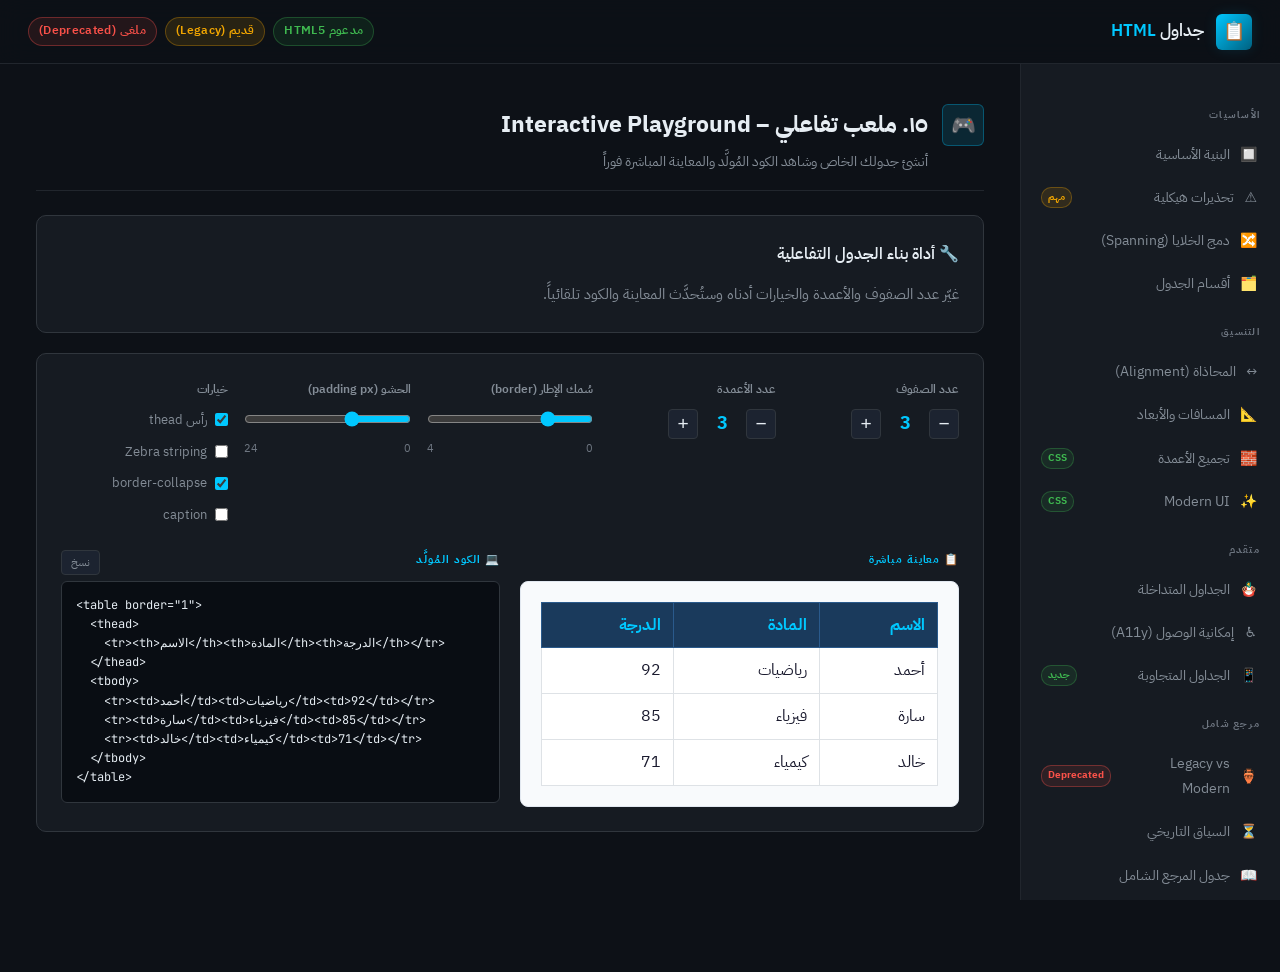
<file: playground.html>
<!DOCTYPE html>
<html lang="ar" dir="rtl">
<head>
  <meta charset="UTF-8" />
  <meta name="viewport" content="width=device-width, initial-scale=1.0" />
  <meta name="description" content="المرجع الشامل لجداول HTML – من الأساسيات إلى الممارسات الحديثة. دليل عربي متكامل لعناصر وخصائص الجداول في HTML5." />
  <meta name="keywords" content="HTML tables, جداول HTML, table, tr, td, th, colspan, rowspan, CSS tables" />
  <title>📋 المرجع الشامل لجداول HTML</title>

  <!-- Google Fonts -->
  <link rel="preconnect" href="https://fonts.googleapis.com" />
  <link
    href="https://fonts.googleapis.com/css2?family=IBM+Plex+Sans+Arabic:wght@300;400;500;600;700&family=JetBrains+Mono:wght@400;600&display=swap"
    rel="stylesheet"
  />

  <link rel="stylesheet" href="style.css" />
</head>
<body>

<div id="progress-bar"></div>

<!-- ══════════════════════════════════════════════════════
     TOP HEADER
══════════════════════════════════════════════════════ -->
<header id="site-header">
  <div class="header-brand">
    <div class="logo-box">📋</div>
    <h1>جداول <span>HTML</span></h1>
  </div>

  <div class="header-pills">
    <span class="pill pill-modern">مدعوم HTML5</span>
    <span class="pill pill-legacy">قديم (Legacy)</span>
    <span class="pill pill-dep">ملغى (Deprecated)</span>
  </div>

  <button id="nav-toggle" aria-label="قائمة التنقل" onclick="toggleNav()">
    <span></span><span></span><span></span>
  </button>
</header>

<!-- ══════════════════════════════════════════════════════
     SIDEBAR
══════════════════════════════════════════════════════ -->
<div class="page-wrap">
<nav id="sidebar" aria-label="قائمة الأقسام">

  <div class="nav-section-title">الأساسيات</div>
  <a class="nav-link" href="index.html#basics">
    <span class="nav-icon">🔲</span> البنية الأساسية
  </a>
  <a class="nav-link" href="index.html#warnings">
    <span class="nav-icon">⚠️</span> تحذيرات هيكلية
    <span class="nav-badge badge-warn">مهم</span>
  </a>
  <a class="nav-link" href="index.html#spanning">
    <span class="nav-icon">🔀</span> دمج الخلايا (Spanning)
  </a>
  <a class="nav-link" href="index.html#semantic">
    <span class="nav-icon">🗂️</span> أقسام الجدول
  </a>

  <div class="nav-section-title">التنسيق</div>
  <a class="nav-link" href="styling.html#alignment">
    <span class="nav-icon">↔️</span> المحاذاة (Alignment)
  </a>
  <a class="nav-link" href="styling.html#spacing">
    <span class="nav-icon">📐</span> المسافات والأبعاد
  </a>
  <a class="nav-link" href="styling.html#colgroup">
    <span class="nav-icon">🧱</span> تجميع الأعمدة
    <span class="nav-badge badge-new">CSS</span>
  </a>
  <a class="nav-link" href="styling.html#modern-ui">
    <span class="nav-icon">✨</span> Modern UI
    <span class="nav-badge badge-new">CSS</span>
  </a>

  <div class="nav-section-title">متقدم</div>
  <a class="nav-link" href="advanced.html#nested">
    <span class="nav-icon">🪆</span> الجداول المتداخلة
  </a>
  <a class="nav-link" href="advanced.html#accessibility">
    <span class="nav-icon">♿</span> إمكانية الوصول (A11y)
  </a>
  <a class="nav-link" href="advanced.html#responsive">
    <span class="nav-icon">📱</span> الجداول المتجاوبة
    <span class="nav-badge badge-new">جديد</span>
  </a>

  <div class="nav-section-title">مرجع شامل</div>
  <a class="nav-link" href="reference.html#legacy">
    <span class="nav-icon">🏺</span> Legacy vs Modern
    <span class="nav-badge badge-dep">Deprecated</span>
  </a>
  <a class="nav-link" href="reference.html#history">
    <span class="nav-icon">⏳</span> السياق التاريخي
  </a>
  <a class="nav-link" href="reference.html#reference">
    <span class="nav-icon">📖</span> جدول المرجع الشامل
  </a>

  <div class="nav-section-title">تفاعلي</div>
  <a class="nav-link" href="playground.html#playground">
    <span class="nav-icon">🎮</span> Playground تفاعلي
    <span class="nav-badge badge-new">جديد</span>
  </a>

</nav>

<!-- ══════════════════════════════════════════════════════
     MAIN CONTENT
══════════════════════════════════════════════════════ -->
<main id="main-content">
<section class="section" id="playground">
    <div class="section-header">
      <div class="section-icon icon-cyan">🎮</div>
      <div class="section-title-wrap">
        <h2>١٥. ملعب تفاعلي – Interactive Playground</h2>
        <p>أنشئ جدولك الخاص وشاهد الكود المُولَّد والمعاينة المباشرة فوراً</p>
      </div>
    </div>

    <div class="card">
      <h3>🔧 أداة بناء الجدول التفاعلية</h3>
      <p>غيّر عدد الصفوف والأعمدة والخيارات أدناه وستُحدَّث المعاينة والكود تلقائياً.</p>
    </div>

    <div style="background:var(--bg-card); border:1px solid var(--border); border-radius:var(--radius); padding:24px; margin-bottom:20px;">
      <div style="display:grid; grid-template-columns: repeat(auto-fit, minmax(150px, 1fr)); gap:16px; margin-bottom:24px;">
        <div>
          <label style="display:block; font-size:0.78rem; color:var(--text-muted); margin-bottom:8px; font-weight:600;">عدد الصفوف</label>
          <div style="display:flex; align-items:center; gap:10px;">
            <button id="pg-rows-dec" style="width:30px;height:30px;background:var(--bg-card2);border:1px solid var(--border);color:var(--text);border-radius:4px;cursor:pointer;font-size:1.2rem;">−</button>
            <span id="pg-rows-val" style="min-width:28px;text-align:center;font-weight:700;color:var(--cyan);font-size:1.1rem;">3</span>
            <button id="pg-rows-inc" style="width:30px;height:30px;background:var(--bg-card2);border:1px solid var(--border);color:var(--text);border-radius:4px;cursor:pointer;font-size:1.2rem;">+</button>
          </div>
        </div>
        <div>
          <label style="display:block; font-size:0.78rem; color:var(--text-muted); margin-bottom:8px; font-weight:600;">عدد الأعمدة</label>
          <div style="display:flex; align-items:center; gap:10px;">
            <button id="pg-cols-dec" style="width:30px;height:30px;background:var(--bg-card2);border:1px solid var(--border);color:var(--text);border-radius:4px;cursor:pointer;font-size:1.2rem;">−</button>
            <span id="pg-cols-val" style="min-width:28px;text-align:center;font-weight:700;color:var(--cyan);font-size:1.1rem;">3</span>
            <button id="pg-cols-inc" style="width:30px;height:30px;background:var(--bg-card2);border:1px solid var(--border);color:var(--text);border-radius:4px;cursor:pointer;font-size:1.2rem;">+</button>
          </div>
        </div>
        <div>
          <label style="display:block; font-size:0.78rem; color:var(--text-muted); margin-bottom:8px; font-weight:600;">سُمك الإطار (border)</label>
          <input id="pg-border" type="range" min="0" max="4" value="1" style="width:100%; accent-color:var(--cyan);">
          <div style="display:flex;justify-content:space-between;font-size:0.7rem;color:var(--text-dim);margin-top:2px;"><span>0</span><span>4</span></div>
        </div>
        <div>
          <label style="display:block; font-size:0.78rem; color:var(--text-muted); margin-bottom:8px; font-weight:600;">الحشو (padding px)</label>
          <input id="pg-padding" type="range" min="0" max="24" value="8" style="width:100%; accent-color:var(--cyan);">
          <div style="display:flex;justify-content:space-between;font-size:0.7rem;color:var(--text-dim);margin-top:2px;"><span>0</span><span>24</span></div>
        </div>
        <div>
          <label style="display:block; font-size:0.78rem; color:var(--text-muted); margin-bottom:8px; font-weight:600;">خيارات</label>
          <div style="display:flex; flex-direction:column; gap:8px;">
            <label style="display:flex;align-items:center;gap:8px;font-size:0.82rem;color:var(--text-muted);cursor:pointer;">
              <input type="checkbox" id="pg-thead" checked style="accent-color:var(--cyan);"> رأس thead
            </label>
            <label style="display:flex;align-items:center;gap:8px;font-size:0.82rem;color:var(--text-muted);cursor:pointer;">
              <input type="checkbox" id="pg-zebra" style="accent-color:var(--cyan);"> Zebra striping
            </label>
            <label style="display:flex;align-items:center;gap:8px;font-size:0.82rem;color:var(--text-muted);cursor:pointer;">
              <input type="checkbox" id="pg-collapse" checked style="accent-color:var(--cyan);"> border-collapse
            </label>
            <label style="display:flex;align-items:center;gap:8px;font-size:0.82rem;color:var(--text-muted);cursor:pointer;">
              <input type="checkbox" id="pg-caption" style="accent-color:var(--cyan);"> caption
            </label>
          </div>
        </div>
      </div>

      <div style="display:grid; grid-template-columns:1fr 1fr; gap:20px;">
        <div>
          <div style="font-size:0.7rem;font-weight:700;letter-spacing:0.08em;color:var(--cyan);text-transform:uppercase;margin-bottom:10px;">📋 معاينة مباشرة</div>
          <div id="pg-preview" style="background:#f8fafc; border-radius:8px; padding:20px; overflow-x:auto; min-height:120px; border:1px solid #e2e8f0;"></div>
        </div>
        <div style="position:relative;">
          <div style="font-size:0.7rem;font-weight:700;letter-spacing:0.08em;color:var(--cyan);text-transform:uppercase;margin-bottom:10px;">💻 الكود المُولَّد</div>
          <button id="pg-copy-btn"
            style="position:absolute;top:0;left:0;background:var(--bg-card2);border:1px solid var(--border);color:var(--text-muted);font-size:0.7rem;padding:3px 9px;border-radius:4px;cursor:pointer;font-family:inherit;">نسخ</button>
          <pre id="pg-code" style="background:var(--bg-code);border:1px solid var(--border);border-radius:var(--radius-sm);padding:14px;overflow-x:auto;direction:ltr;text-align:left;font-family:'JetBrains Mono',monospace;font-size:0.75rem;line-height:1.6;min-height:120px;max-height:260px;margin:0;"></pre>
        </div>
      </div>
    </div>

  </section>


</main>
</div><!-- .page-wrap -->

<!-- BACK TO TOP BUTTON -->
<button id="back-to-top" onclick="window.scrollTo({top:0,behavior:'smooth'})"
  aria-label="العودة للأعلى"
  style="
    position:fixed; bottom:28px; left:28px; z-index:999;
    width:44px; height:44px; border-radius:50%;
    background:var(--cyan); border:none; cursor:pointer;
    display:none; align-items:center; justify-content:center;
    font-size:1.2rem; box-shadow:0 4px 16px rgba(0,200,255,0.3);
    transition:transform .2s;
  ">↑</button>

<script src="script.js"></script>

</body>
</html>
</file>
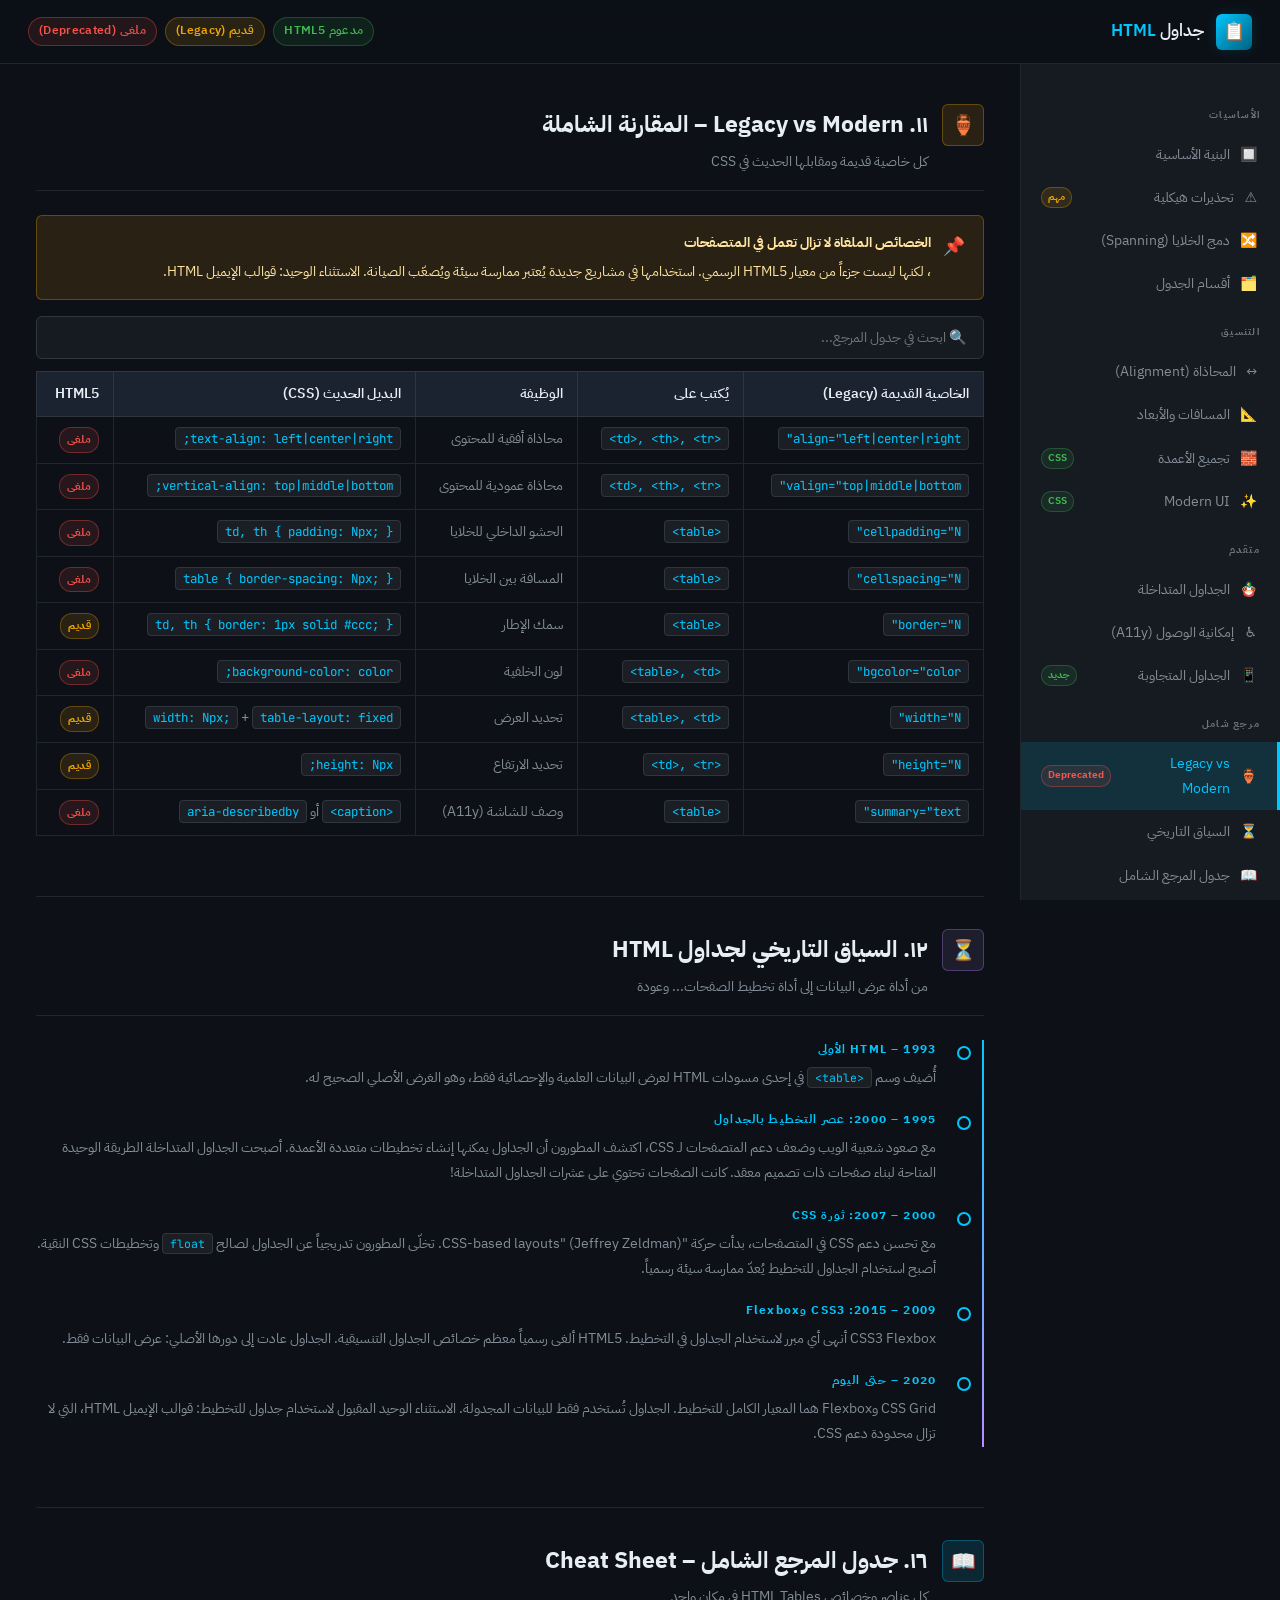
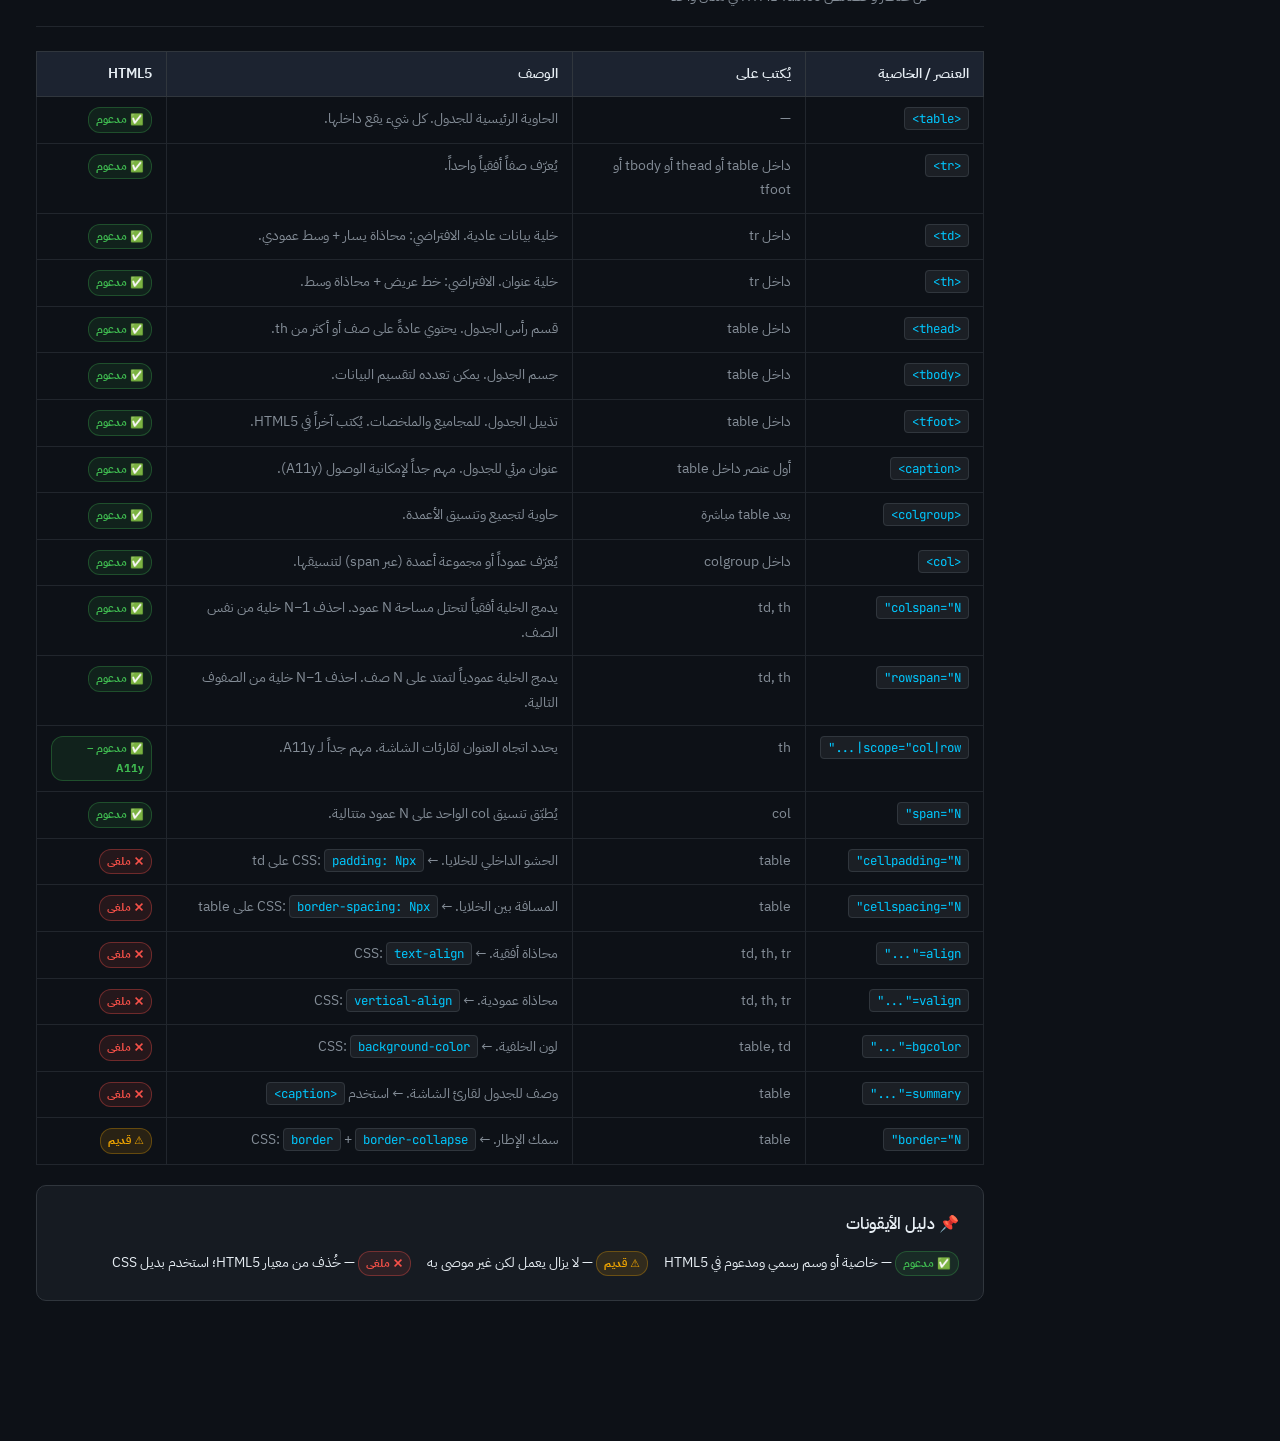
<file: reference.html>
<!DOCTYPE html>
<html lang="ar" dir="rtl">
<head>
  <meta charset="UTF-8" />
  <meta name="viewport" content="width=device-width, initial-scale=1.0" />
  <meta name="description" content="المرجع الشامل لجداول HTML – من الأساسيات إلى الممارسات الحديثة. دليل عربي متكامل لعناصر وخصائص الجداول في HTML5." />
  <meta name="keywords" content="HTML tables, جداول HTML, table, tr, td, th, colspan, rowspan, CSS tables" />
  <title>📋 المرجع الشامل لجداول HTML</title>

  <!-- Google Fonts -->
  <link rel="preconnect" href="https://fonts.googleapis.com" />
  <link
    href="https://fonts.googleapis.com/css2?family=IBM+Plex+Sans+Arabic:wght@300;400;500;600;700&family=JetBrains+Mono:wght@400;600&display=swap"
    rel="stylesheet"
  />

  <link rel="stylesheet" href="style.css" />
</head>
<body>

<div id="progress-bar"></div>

<!-- ══════════════════════════════════════════════════════
     TOP HEADER
══════════════════════════════════════════════════════ -->
<header id="site-header">
  <div class="header-brand">
    <div class="logo-box">📋</div>
    <h1>جداول <span>HTML</span></h1>
  </div>

  <div class="header-pills">
    <span class="pill pill-modern">مدعوم HTML5</span>
    <span class="pill pill-legacy">قديم (Legacy)</span>
    <span class="pill pill-dep">ملغى (Deprecated)</span>
  </div>

  <button id="nav-toggle" aria-label="قائمة التنقل" onclick="toggleNav()">
    <span></span><span></span><span></span>
  </button>
</header>

<!-- ══════════════════════════════════════════════════════
     SIDEBAR
══════════════════════════════════════════════════════ -->
<div class="page-wrap">
<nav id="sidebar" aria-label="قائمة الأقسام">

  <div class="nav-section-title">الأساسيات</div>
  <a class="nav-link" href="index.html#basics">
    <span class="nav-icon">🔲</span> البنية الأساسية
  </a>
  <a class="nav-link" href="index.html#warnings">
    <span class="nav-icon">⚠️</span> تحذيرات هيكلية
    <span class="nav-badge badge-warn">مهم</span>
  </a>
  <a class="nav-link" href="index.html#spanning">
    <span class="nav-icon">🔀</span> دمج الخلايا (Spanning)
  </a>
  <a class="nav-link" href="index.html#semantic">
    <span class="nav-icon">🗂️</span> أقسام الجدول
  </a>

  <div class="nav-section-title">التنسيق</div>
  <a class="nav-link" href="styling.html#alignment">
    <span class="nav-icon">↔️</span> المحاذاة (Alignment)
  </a>
  <a class="nav-link" href="styling.html#spacing">
    <span class="nav-icon">📐</span> المسافات والأبعاد
  </a>
  <a class="nav-link" href="styling.html#colgroup">
    <span class="nav-icon">🧱</span> تجميع الأعمدة
    <span class="nav-badge badge-new">CSS</span>
  </a>
  <a class="nav-link" href="styling.html#modern-ui">
    <span class="nav-icon">✨</span> Modern UI
    <span class="nav-badge badge-new">CSS</span>
  </a>

  <div class="nav-section-title">متقدم</div>
  <a class="nav-link" href="advanced.html#nested">
    <span class="nav-icon">🪆</span> الجداول المتداخلة
  </a>
  <a class="nav-link" href="advanced.html#accessibility">
    <span class="nav-icon">♿</span> إمكانية الوصول (A11y)
  </a>
  <a class="nav-link" href="advanced.html#responsive">
    <span class="nav-icon">📱</span> الجداول المتجاوبة
    <span class="nav-badge badge-new">جديد</span>
  </a>

  <div class="nav-section-title">مرجع شامل</div>
  <a class="nav-link" href="reference.html#legacy">
    <span class="nav-icon">🏺</span> Legacy vs Modern
    <span class="nav-badge badge-dep">Deprecated</span>
  </a>
  <a class="nav-link" href="reference.html#history">
    <span class="nav-icon">⏳</span> السياق التاريخي
  </a>
  <a class="nav-link" href="reference.html#reference">
    <span class="nav-icon">📖</span> جدول المرجع الشامل
  </a>

  <div class="nav-section-title">تفاعلي</div>
  <a class="nav-link" href="playground.html#playground">
    <span class="nav-icon">🎮</span> Playground تفاعلي
    <span class="nav-badge badge-new">جديد</span>
  </a>

</nav>

<!-- ══════════════════════════════════════════════════════
     MAIN CONTENT
══════════════════════════════════════════════════════ -->
<main id="main-content">
<section class="section" id="legacy">
    <div class="section-header">
      <div class="section-icon icon-amber">🏺</div>
      <div class="section-title-wrap">
        <h2>١١. Legacy vs Modern – المقارنة الشاملة</h2>
        <p>كل خاصية قديمة ومقابلها الحديث في CSS</p>
      </div>
    </div>

    <div class="alert alert-amber">
      <span class="alert-icon">📌</span>
      <div>
        <strong>الخصائص الملغاة لا تزال تعمل في المتصفحات</strong>، لكنها ليست جزءاً من معيار HTML5 الرسمي.
        استخدامها في مشاريع جديدة يُعتبر ممارسة سيئة ويُصعّب الصيانة. الاستثناء الوحيد: قوالب الإيميل HTML.
      </div>
    </div>

    <div class="ref-table-wrap">
      <table class="ref-table">
        <thead>
          <tr>
            <th>الخاصية القديمة (Legacy)</th>
            <th>يُكتب على</th>
            <th>الوظيفة</th>
            <th>البديل الحديث (CSS)</th>
            <th>HTML5</th>
          </tr>
        </thead>
        <tbody>
          <tr>
            <td><code>align="left|center|right"</code></td>
            <td><code>&lt;td&gt;, &lt;th&gt;, &lt;tr&gt;</code></td>
            <td>محاذاة أفقية للمحتوى</td>
            <td><code>text-align: left|center|right;</code></td>
            <td><span class="tag-sup sup-dep">ملغى</span></td>
          </tr>
          <tr>
            <td><code>valign="top|middle|bottom"</code></td>
            <td><code>&lt;td&gt;, &lt;th&gt;, &lt;tr&gt;</code></td>
            <td>محاذاة عمودية للمحتوى</td>
            <td><code>vertical-align: top|middle|bottom;</code></td>
            <td><span class="tag-sup sup-dep">ملغى</span></td>
          </tr>
          <tr>
            <td><code>cellpadding="N"</code></td>
            <td><code>&lt;table&gt;</code></td>
            <td>الحشو الداخلي للخلايا</td>
            <td><code>td, th &#123; padding: Npx; &#125;</code></td>
            <td><span class="tag-sup sup-dep">ملغى</span></td>
          </tr>
          <tr>
            <td><code>cellspacing="N"</code></td>
            <td><code>&lt;table&gt;</code></td>
            <td>المسافة بين الخلايا</td>
            <td><code>table &#123; border-spacing: Npx; &#125;</code></td>
            <td><span class="tag-sup sup-dep">ملغى</span></td>
          </tr>
          <tr>
            <td><code>border="N"</code></td>
            <td><code>&lt;table&gt;</code></td>
            <td>سمك الإطار</td>
            <td><code>td, th &#123; border: 1px solid #ccc; &#125;</code></td>
            <td><span class="tag-sup sup-leg">قديم</span></td>
          </tr>
          <tr>
            <td><code>bgcolor="color"</code></td>
            <td><code>&lt;table&gt;, &lt;td&gt;</code></td>
            <td>لون الخلفية</td>
            <td><code>background-color: color;</code></td>
            <td><span class="tag-sup sup-dep">ملغى</span></td>
          </tr>
          <tr>
            <td><code>width="N"</code></td>
            <td><code>&lt;table&gt;, &lt;td&gt;</code></td>
            <td>تحديد العرض</td>
            <td><code>width: Npx;</code> + <code>table-layout: fixed</code></td>
            <td><span class="tag-sup sup-leg">قديم</span></td>
          </tr>
          <tr>
            <td><code>height="N"</code></td>
            <td><code>&lt;td&gt;, &lt;tr&gt;</code></td>
            <td>تحديد الارتفاع</td>
            <td><code>height: Npx;</code></td>
            <td><span class="tag-sup sup-leg">قديم</span></td>
          </tr>
          <tr>
            <td><code>summary="text"</code></td>
            <td><code>&lt;table&gt;</code></td>
            <td>وصف للشاشة (A11y)</td>
            <td><code>&lt;caption&gt;</code> أو <code>aria-describedby</code></td>
            <td><span class="tag-sup sup-dep">ملغى</span></td>
          </tr>
        </tbody>
      </table>
    </div>

  </section>
  <hr class="divider" />

<section class="section" id="history">
    <div class="section-header">
      <div class="section-icon icon-purple">⏳</div>
      <div class="section-title-wrap">
        <h2>١٢. السياق التاريخي لجداول HTML</h2>
        <p>من أداة عرض البيانات إلى أداة تخطيط الصفحات... وعودة</p>
      </div>
    </div>

    <div class="timeline">
      <div class="tl-item">
        <div class="tl-year">1993 – HTML الأولى</div>
        <div class="tl-text">
          أُضيف وسم <code>&lt;table&gt;</code> في إحدى مسودات HTML لعرض البيانات العلمية والإحصائية فقط،
          وهو الغرض الأصلي الصحيح له.
        </div>
      </div>
      <div class="tl-item">
        <div class="tl-year">1995 – 2000: عصر التخطيط بالجداول</div>
        <div class="tl-text">
          مع صعود شعبية الويب وضعف دعم المتصفحات لـ CSS، اكتشف المطورون أن الجداول يمكنها إنشاء تخطيطات متعددة الأعمدة.
          أصبحت الجداول المتداخلة الطريقة الوحيدة المتاحة لبناء صفحات ذات تصميم معقد. كانت الصفحات تحتوي على عشرات الجداول المتداخلة!
        </div>
      </div>
      <div class="tl-item">
        <div class="tl-year">2000 – 2007: ثورة CSS</div>
        <div class="tl-text">
          مع تحسن دعم CSS في المتصفحات، بدأت حركة "CSS-based layouts" (Jeffrey Zeldman).
          تخلّى المطورون تدريجياً عن الجداول لصالح <code>float</code> وتخطيطات CSS النقية.
          أصبح استخدام الجداول للتخطيط يُعدّ ممارسة سيئة رسمياً.
        </div>
      </div>
      <div class="tl-item">
        <div class="tl-year">2009 – 2015: CSS3 وFlexbox</div>
        <div class="tl-text">
          CSS3 Flexbox أنهى أي مبرر لاستخدام الجداول في التخطيط. HTML5 ألغى رسمياً معظم خصائص الجداول التنسيقية.
          الجداول عادت إلى دورها الأصلي: عرض البيانات فقط.
        </div>
      </div>
      <div class="tl-item">
        <div class="tl-year">2020 – حتى اليوم</div>
        <div class="tl-text">
          CSS Grid وFlexbox هما المعيار الكامل للتخطيط. الجداول تُستخدم فقط للبيانات المجدولة.
          الاستثناء الوحيد المقبول لاستخدام جداول للتخطيط: قوالب الإيميل HTML، التي لا تزال محدودة دعم CSS.
        </div>
      </div>
    </div>

  </section>
  <hr class="divider" />

<section class="section" id="reference">
    <div class="section-header">
      <div class="section-icon icon-cyan">📖</div>
      <div class="section-title-wrap">
        <h2>١٦. جدول المرجع الشامل – Cheat Sheet</h2>
        <p>كل عناصر وخصائص HTML Tables في مكان واحد</p>
      </div>
    </div>

    <div class="ref-table-wrap">
      <table class="ref-table">
        <thead>
          <tr>
            <th>العنصر / الخاصية</th>
            <th>يُكتب على</th>
            <th>الوصف</th>
            <th>HTML5</th>
          </tr>
        </thead>
        <tbody>
          <tr>
            <td><code>&lt;table&gt;</code></td>
            <td>—</td>
            <td>الحاوية الرئيسية للجدول. كل شيء يقع داخلها.</td>
            <td><span class="tag-sup sup-ok">✅ مدعوم</span></td>
          </tr>
          <tr>
            <td><code>&lt;tr&gt;</code></td>
            <td>داخل table أو thead أو tbody أو tfoot</td>
            <td>يُعرّف صفاً أفقياً واحداً.</td>
            <td><span class="tag-sup sup-ok">✅ مدعوم</span></td>
          </tr>
          <tr>
            <td><code>&lt;td&gt;</code></td>
            <td>داخل tr</td>
            <td>خلية بيانات عادية. الافتراضي: محاذاة يسار + وسط عمودي.</td>
            <td><span class="tag-sup sup-ok">✅ مدعوم</span></td>
          </tr>
          <tr>
            <td><code>&lt;th&gt;</code></td>
            <td>داخل tr</td>
            <td>خلية عنوان. الافتراضي: خط عريض + محاذاة وسط.</td>
            <td><span class="tag-sup sup-ok">✅ مدعوم</span></td>
          </tr>
          <tr>
            <td><code>&lt;thead&gt;</code></td>
            <td>داخل table</td>
            <td>قسم رأس الجدول. يحتوي عادةً على صف أو أكثر من th.</td>
            <td><span class="tag-sup sup-ok">✅ مدعوم</span></td>
          </tr>
          <tr>
            <td><code>&lt;tbody&gt;</code></td>
            <td>داخل table</td>
            <td>جسم الجدول. يمكن تعدده لتقسيم البيانات.</td>
            <td><span class="tag-sup sup-ok">✅ مدعوم</span></td>
          </tr>
          <tr>
            <td><code>&lt;tfoot&gt;</code></td>
            <td>داخل table</td>
            <td>تذييل الجدول. للمجاميع والملخصات. يُكتب آخراً في HTML5.</td>
            <td><span class="tag-sup sup-ok">✅ مدعوم</span></td>
          </tr>
          <tr>
            <td><code>&lt;caption&gt;</code></td>
            <td>أول عنصر داخل table</td>
            <td>عنوان مرئي للجدول. مهم جداً لإمكانية الوصول (A11y).</td>
            <td><span class="tag-sup sup-ok">✅ مدعوم</span></td>
          </tr>
          <tr>
            <td><code>&lt;colgroup&gt;</code></td>
            <td>بعد table مباشرة</td>
            <td>حاوية لتجميع وتنسيق الأعمدة.</td>
            <td><span class="tag-sup sup-ok">✅ مدعوم</span></td>
          </tr>
          <tr>
            <td><code>&lt;col&gt;</code></td>
            <td>داخل colgroup</td>
            <td>يُعرّف عموداً أو مجموعة أعمدة (عبر span) لتنسيقها.</td>
            <td><span class="tag-sup sup-ok">✅ مدعوم</span></td>
          </tr>
          <tr>
            <td><code>colspan="N"</code></td>
            <td>td, th</td>
            <td>يدمج الخلية أفقياً لتحتل مساحة N عمود. احذف N−1 خلية من نفس الصف.</td>
            <td><span class="tag-sup sup-ok">✅ مدعوم</span></td>
          </tr>
          <tr>
            <td><code>rowspan="N"</code></td>
            <td>td, th</td>
            <td>يدمج الخلية عمودياً لتمتد على N صف. احذف N−1 خلية من الصفوف التالية.</td>
            <td><span class="tag-sup sup-ok">✅ مدعوم</span></td>
          </tr>
          <tr>
            <td><code>scope="col|row|..."</code></td>
            <td>th</td>
            <td>يحدد اتجاه العنوان لقارئات الشاشة. مهم جداً لـ A11y.</td>
            <td><span class="tag-sup sup-ok">✅ مدعوم – A11y</span></td>
          </tr>
          <tr>
            <td><code>span="N"</code></td>
            <td>col</td>
            <td>يُطبّق تنسيق col الواحد على N عمود متتالية.</td>
            <td><span class="tag-sup sup-ok">✅ مدعوم</span></td>
          </tr>
          <tr>
            <td><code>cellpadding="N"</code></td>
            <td>table</td>
            <td>الحشو الداخلي للخلايا. ← CSS: <code>padding: Npx</code> على td</td>
            <td><span class="tag-sup sup-dep">❌ ملغى</span></td>
          </tr>
          <tr>
            <td><code>cellspacing="N"</code></td>
            <td>table</td>
            <td>المسافة بين الخلايا. ← CSS: <code>border-spacing: Npx</code> على table</td>
            <td><span class="tag-sup sup-dep">❌ ملغى</span></td>
          </tr>
          <tr>
            <td><code>align="..."</code></td>
            <td>td, th, tr</td>
            <td>محاذاة أفقية. ← CSS: <code>text-align</code></td>
            <td><span class="tag-sup sup-dep">❌ ملغى</span></td>
          </tr>
          <tr>
            <td><code>valign="..."</code></td>
            <td>td, th, tr</td>
            <td>محاذاة عمودية. ← CSS: <code>vertical-align</code></td>
            <td><span class="tag-sup sup-dep">❌ ملغى</span></td>
          </tr>
          <tr>
            <td><code>bgcolor="..."</code></td>
            <td>table, td</td>
            <td>لون الخلفية. ← CSS: <code>background-color</code></td>
            <td><span class="tag-sup sup-dep">❌ ملغى</span></td>
          </tr>
          <tr>
            <td><code>summary="..."</code></td>
            <td>table</td>
            <td>وصف للجدول لقارئ الشاشة. ← استخدم <code>&lt;caption&gt;</code></td>
            <td><span class="tag-sup sup-dep">❌ ملغى</span></td>
          </tr>
          <tr>
            <td><code>border="N"</code></td>
            <td>table</td>
            <td>سمك الإطار. ← CSS: <code>border</code> + <code>border-collapse</code></td>
            <td><span class="tag-sup sup-leg">⚠️ قديم</span></td>
          </tr>
        </tbody>
      </table>
    </div>

    <!-- Legend -->
    <div class="card" style="margin-top:16px;">
      <h3>📌 دليل الأيقونات</h3>
      <div style="display:flex; gap:16px; flex-wrap:wrap; font-size:0.85rem;">
        <span><span class="tag-sup sup-ok">✅ مدعوم</span> — خاصية أو وسم رسمي ومدعوم في HTML5</span>
        <span><span class="tag-sup sup-leg">⚠️ قديم</span> — لا يزال يعمل لكن غير موصى به</span>
        <span><span class="tag-sup sup-dep">❌ ملغى</span> — خُذف من معيار HTML5؛ استخدم بديل CSS</span>
      </div>
    </div>

  </section>


</main>
</div><!-- .page-wrap -->

<!-- BACK TO TOP BUTTON -->
<button id="back-to-top" onclick="window.scrollTo({top:0,behavior:'smooth'})"
  aria-label="العودة للأعلى"
  style="
    position:fixed; bottom:28px; left:28px; z-index:999;
    width:44px; height:44px; border-radius:50%;
    background:var(--cyan); border:none; cursor:pointer;
    display:none; align-items:center; justify-content:center;
    font-size:1.2rem; box-shadow:0 4px 16px rgba(0,200,255,0.3);
    transition:transform .2s;
  ">↑</button>

<script src="script.js"></script>

</body>
</html>
</file>
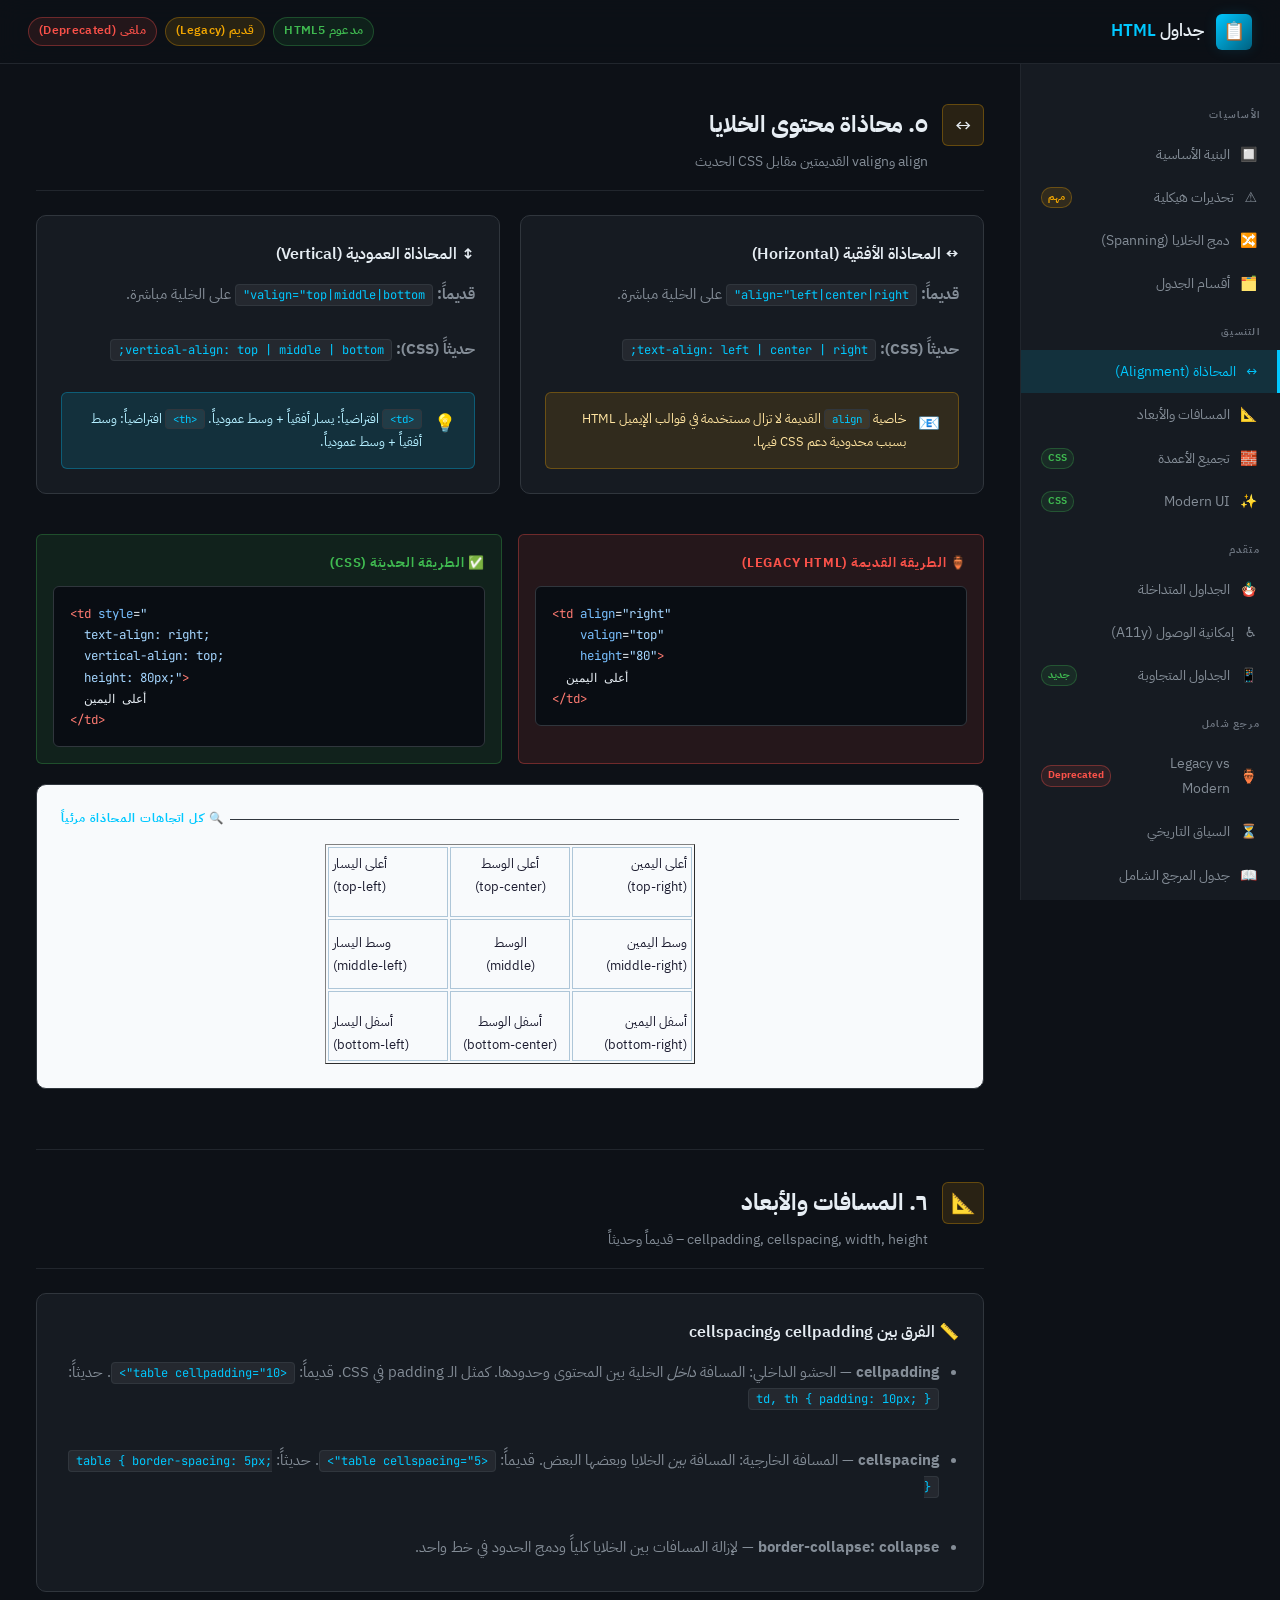
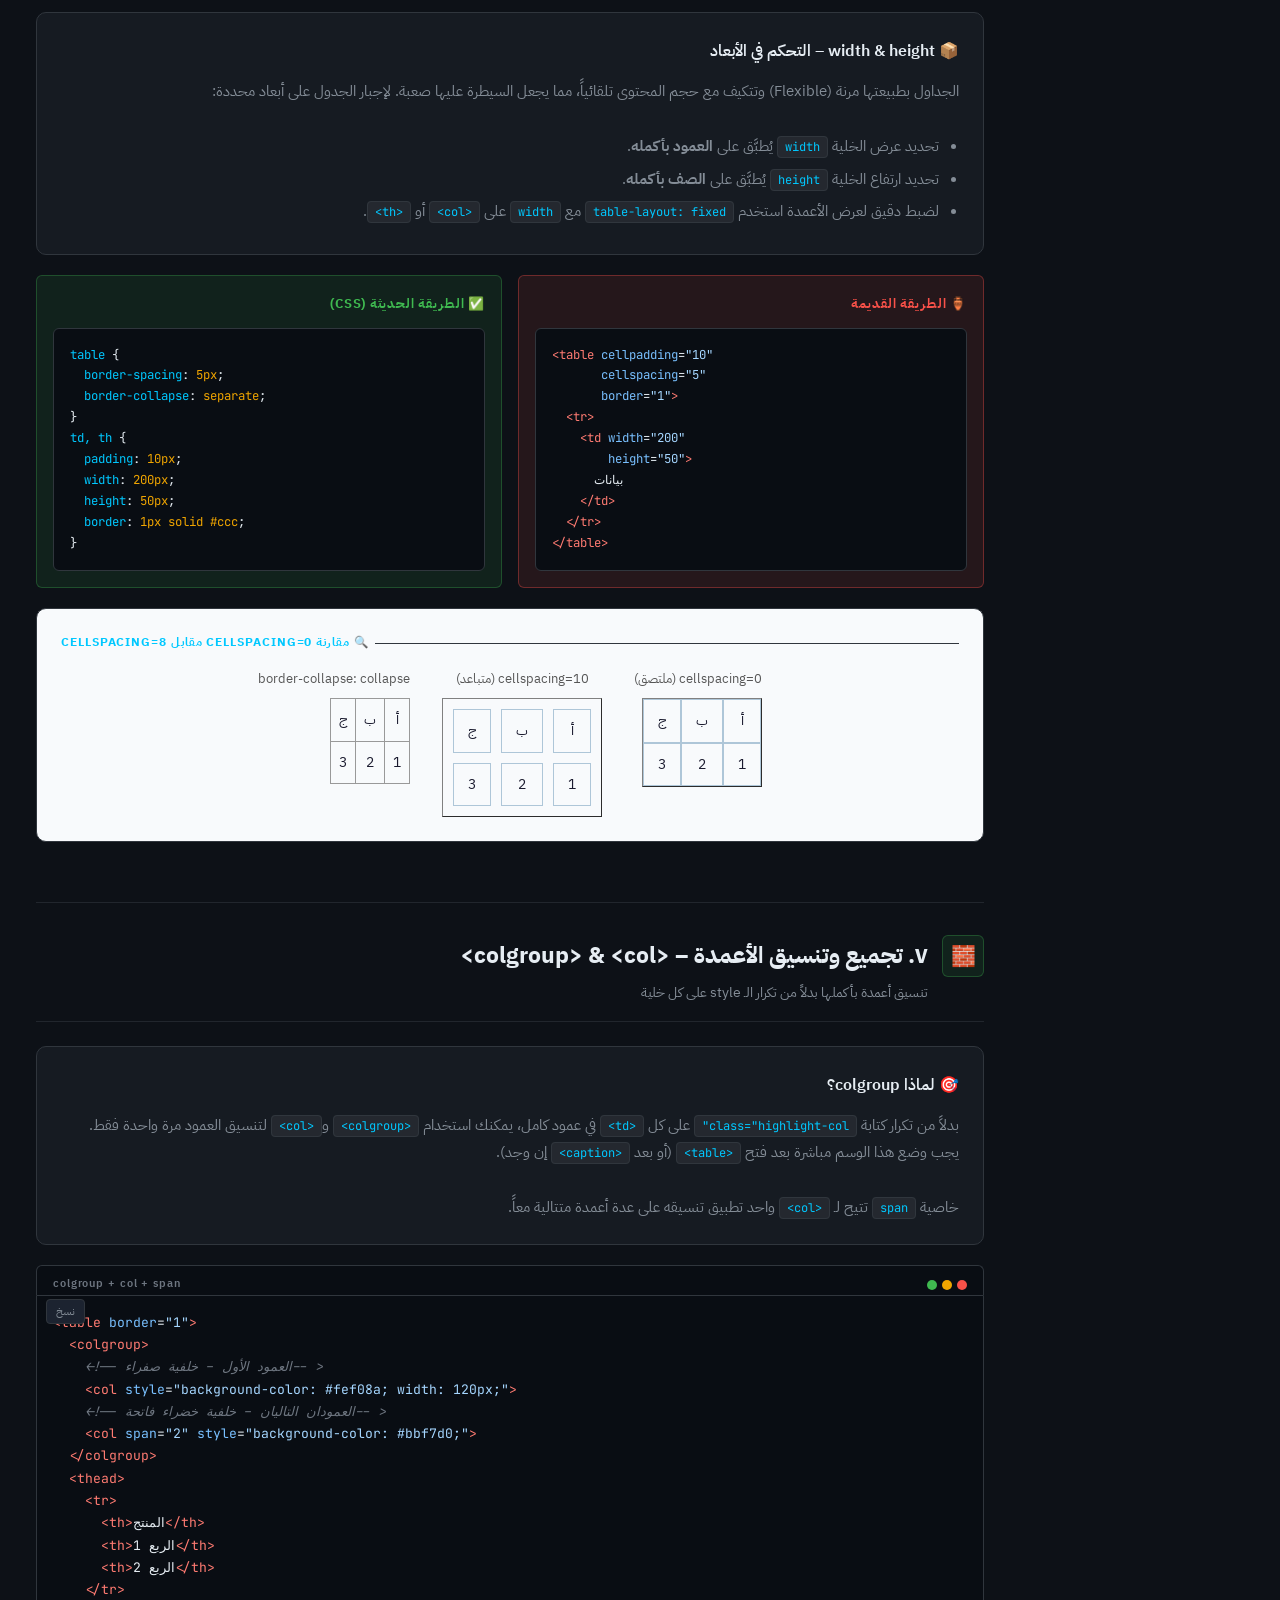
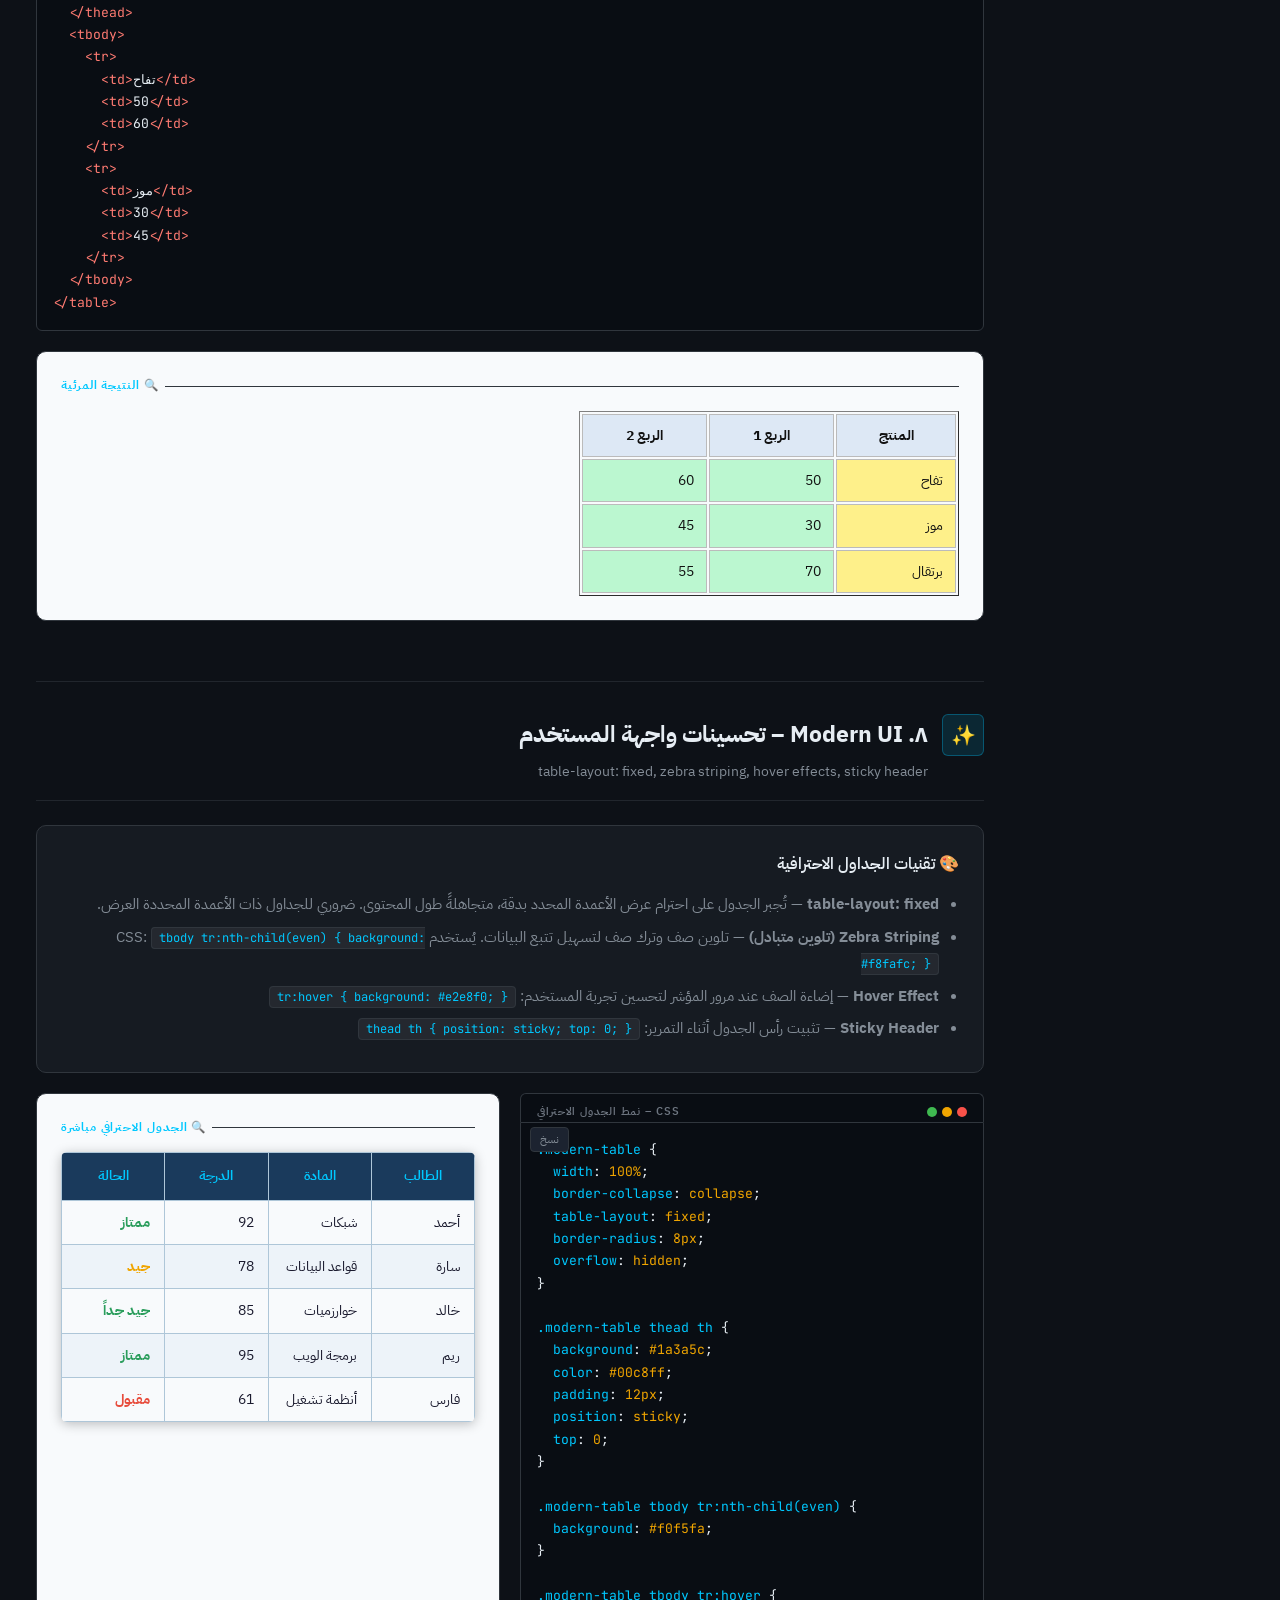
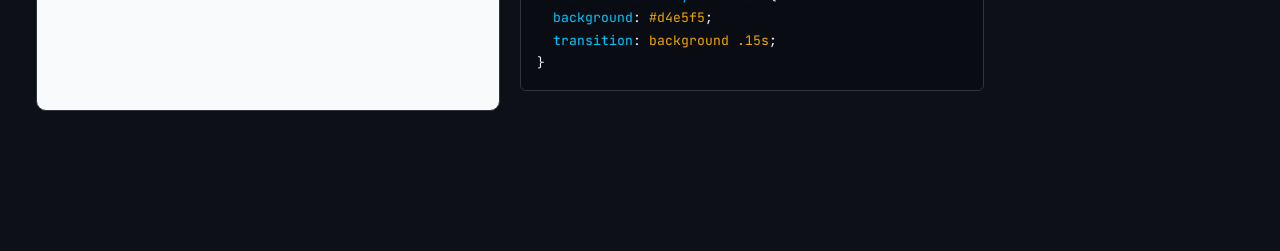
<file: styling.html>
<!DOCTYPE html>
<html lang="ar" dir="rtl">
<head>
  <meta charset="UTF-8" />
  <meta name="viewport" content="width=device-width, initial-scale=1.0" />
  <meta name="description" content="المرجع الشامل لجداول HTML – من الأساسيات إلى الممارسات الحديثة. دليل عربي متكامل لعناصر وخصائص الجداول في HTML5." />
  <meta name="keywords" content="HTML tables, جداول HTML, table, tr, td, th, colspan, rowspan, CSS tables" />
  <title>📋 المرجع الشامل لجداول HTML</title>

  <!-- Google Fonts -->
  <link rel="preconnect" href="https://fonts.googleapis.com" />
  <link
    href="https://fonts.googleapis.com/css2?family=IBM+Plex+Sans+Arabic:wght@300;400;500;600;700&family=JetBrains+Mono:wght@400;600&display=swap"
    rel="stylesheet"
  />

  <link rel="stylesheet" href="style.css" />
</head>
<body>

<div id="progress-bar"></div>

<!-- ══════════════════════════════════════════════════════
     TOP HEADER
══════════════════════════════════════════════════════ -->
<header id="site-header">
  <div class="header-brand">
    <div class="logo-box">📋</div>
    <h1>جداول <span>HTML</span></h1>
  </div>

  <div class="header-pills">
    <span class="pill pill-modern">مدعوم HTML5</span>
    <span class="pill pill-legacy">قديم (Legacy)</span>
    <span class="pill pill-dep">ملغى (Deprecated)</span>
  </div>

  <button id="nav-toggle" aria-label="قائمة التنقل" onclick="toggleNav()">
    <span></span><span></span><span></span>
  </button>
</header>

<!-- ══════════════════════════════════════════════════════
     SIDEBAR
══════════════════════════════════════════════════════ -->
<div class="page-wrap">
<nav id="sidebar" aria-label="قائمة الأقسام">

  <div class="nav-section-title">الأساسيات</div>
  <a class="nav-link" href="index.html#basics">
    <span class="nav-icon">🔲</span> البنية الأساسية
  </a>
  <a class="nav-link" href="index.html#warnings">
    <span class="nav-icon">⚠️</span> تحذيرات هيكلية
    <span class="nav-badge badge-warn">مهم</span>
  </a>
  <a class="nav-link" href="index.html#spanning">
    <span class="nav-icon">🔀</span> دمج الخلايا (Spanning)
  </a>
  <a class="nav-link" href="index.html#semantic">
    <span class="nav-icon">🗂️</span> أقسام الجدول
  </a>

  <div class="nav-section-title">التنسيق</div>
  <a class="nav-link" href="styling.html#alignment">
    <span class="nav-icon">↔️</span> المحاذاة (Alignment)
  </a>
  <a class="nav-link" href="styling.html#spacing">
    <span class="nav-icon">📐</span> المسافات والأبعاد
  </a>
  <a class="nav-link" href="styling.html#colgroup">
    <span class="nav-icon">🧱</span> تجميع الأعمدة
    <span class="nav-badge badge-new">CSS</span>
  </a>
  <a class="nav-link" href="styling.html#modern-ui">
    <span class="nav-icon">✨</span> Modern UI
    <span class="nav-badge badge-new">CSS</span>
  </a>

  <div class="nav-section-title">متقدم</div>
  <a class="nav-link" href="advanced.html#nested">
    <span class="nav-icon">🪆</span> الجداول المتداخلة
  </a>
  <a class="nav-link" href="advanced.html#accessibility">
    <span class="nav-icon">♿</span> إمكانية الوصول (A11y)
  </a>
  <a class="nav-link" href="advanced.html#responsive">
    <span class="nav-icon">📱</span> الجداول المتجاوبة
    <span class="nav-badge badge-new">جديد</span>
  </a>

  <div class="nav-section-title">مرجع شامل</div>
  <a class="nav-link" href="reference.html#legacy">
    <span class="nav-icon">🏺</span> Legacy vs Modern
    <span class="nav-badge badge-dep">Deprecated</span>
  </a>
  <a class="nav-link" href="reference.html#history">
    <span class="nav-icon">⏳</span> السياق التاريخي
  </a>
  <a class="nav-link" href="reference.html#reference">
    <span class="nav-icon">📖</span> جدول المرجع الشامل
  </a>

  <div class="nav-section-title">تفاعلي</div>
  <a class="nav-link" href="playground.html#playground">
    <span class="nav-icon">🎮</span> Playground تفاعلي
    <span class="nav-badge badge-new">جديد</span>
  </a>

</nav>

<!-- ══════════════════════════════════════════════════════
     MAIN CONTENT
══════════════════════════════════════════════════════ -->
<main id="main-content">
<section class="section" id="alignment">
    <div class="section-header">
      <div class="section-icon icon-amber">↔️</div>
      <div class="section-title-wrap">
        <h2>٥. محاذاة محتوى الخلايا</h2>
        <p>align وvalign القديمتين مقابل CSS الحديث</p>
      </div>
    </div>

    <div class="two-col">
      <div class="card">
        <h3>↔️ المحاذاة الأفقية (Horizontal)</h3>
        <p><strong>قديماً:</strong> <code>align="left|center|right"</code> على الخلية مباشرة.</p>
        <br/>
        <p><strong>حديثاً (CSS):</strong> <code>text-align: left | center | right;</code></p>
        <br/>
        <div class="alert alert-amber" style="margin:0; font-size:0.82rem;">
          <span class="alert-icon">📧</span>
          <div>خاصية <code>align</code> القديمة لا تزال مستخدمة في قوالب الإيميل HTML بسبب محدودية دعم CSS فيها.</div>
        </div>
      </div>
      <div class="card">
        <h3>↕️ المحاذاة العمودية (Vertical)</h3>
        <p><strong>قديماً:</strong> <code>valign="top|middle|bottom"</code> على الخلية مباشرة.</p>
        <br/>
        <p><strong>حديثاً (CSS):</strong> <code>vertical-align: top | middle | bottom;</code></p>
        <br/>
        <div class="alert alert-cyan" style="margin:0; font-size:0.82rem;">
          <span class="alert-icon">💡</span>
          <div><code>&lt;td&gt;</code> افتراضياً: يسار أفقياً + وسط عمودياً. <code>&lt;th&gt;</code> افتراضياً: وسط أفقياً + وسط عمودياً.</div>
        </div>
      </div>
    </div>

    <div class="compare-grid">
      <div class="compare-panel old-panel">
        <h4>🏺 الطريقة القديمة (Legacy HTML)</h4>
<pre style="border-radius:6px; font-size:0.78rem; margin-top:8px;"><span class="kw">&lt;td</span> <span class="at">align</span>=<span class="vl">"right"</span>
    <span class="at">valign</span>=<span class="vl">"top"</span>
    <span class="at">height</span>=<span class="vl">"80"</span><span class="kw">&gt;</span>
  <span class="tx">أعلى اليمين</span>
<span class="kw">&lt;/td&gt;</span></pre>
      </div>
      <div class="compare-panel new-panel">
        <h4>✅ الطريقة الحديثة (CSS)</h4>
<pre style="border-radius:6px; font-size:0.78rem; margin-top:8px;"><span class="kw">&lt;td</span> <span class="at">style</span>=<span class="vl">"
  text-align: right;
  vertical-align: top;
  height: 80px;"</span><span class="kw">&gt;</span>
  <span class="tx">أعلى اليمين</span>
<span class="kw">&lt;/td&gt;</span></pre>
      </div>
    </div>

    <div class="demo-box">
      <div class="demo-box-label">🔍 كل اتجاهات المحاذاة مرئياً</div>
      <table border="1" class="align-demo" style="margin:0 auto; text-align:unset;">
        <tr>
          <td style="text-align:right; vertical-align:top;">أعلى اليمين<br/>(top-right)</td>
          <td style="text-align:center; vertical-align:top;">أعلى الوسط<br/>(top-center)</td>
          <td style="text-align:left; vertical-align:top;">أعلى اليسار<br/>(top-left)</td>
        </tr>
        <tr>
          <td style="text-align:right; vertical-align:middle;">وسط اليمين<br/>(middle-right)</td>
          <td style="text-align:center; vertical-align:middle;">الوسط<br/>(middle)</td>
          <td style="text-align:left; vertical-align:middle;">وسط اليسار<br/>(middle-left)</td>
        </tr>
        <tr>
          <td style="text-align:right; vertical-align:bottom;">أسفل اليمين<br/>(bottom-right)</td>
          <td style="text-align:center; vertical-align:bottom;">أسفل الوسط<br/>(bottom-center)</td>
          <td style="text-align:left; vertical-align:bottom;">أسفل اليسار<br/>(bottom-left)</td>
        </tr>
      </table>
    </div>

  </section>
  <hr class="divider" />

<section class="section" id="spacing">
    <div class="section-header">
      <div class="section-icon icon-amber">📐</div>
      <div class="section-title-wrap">
        <h2>٦. المسافات والأبعاد</h2>
        <p>cellpadding, cellspacing, width, height – قديماً وحديثاً</p>
      </div>
    </div>

    <div class="card">
      <h3>📏 الفرق بين cellpadding وcellspacing</h3>
      <ul>
        <li>
          <strong>cellpadding</strong> — الحشو الداخلي: المسافة <em>داخل</em> الخلية بين المحتوى وحدودها.
          كمثل الـ padding في CSS. قديماً: <code>&lt;table cellpadding="10"&gt;</code>. 
          حديثاً: <code>td, th &#123; padding: 10px; &#125;</code>
        </li>
        <br/>
        <li>
          <strong>cellspacing</strong> — المسافة الخارجية: المسافة <em>بين</em> الخلايا وبعضها البعض.
          قديماً: <code>&lt;table cellspacing="5"&gt;</code>.
          حديثاً: <code>table &#123; border-spacing: 5px; &#125;</code>
        </li>
        <br/>
        <li>
          <strong>border-collapse: collapse</strong> — لإزالة المسافات بين الخلايا كلياً ودمج الحدود في خط واحد.
        </li>
      </ul>
    </div>

    <div class="card">
      <h3>📦 width &amp; height – التحكم في الأبعاد</h3>
      <p>
        الجداول بطبيعتها مرنة (Flexible) وتتكيف مع حجم المحتوى تلقائياً، مما يجعل السيطرة عليها صعبة.
        لإجبار الجدول على أبعاد محددة:
      </p>
      <br/>
      <ul>
        <li>تحديد عرض الخلية <code>width</code> يُطبَّق على <strong>العمود بأكمله</strong>.</li>
        <li>تحديد ارتفاع الخلية <code>height</code> يُطبَّق على <strong>الصف بأكمله</strong>.</li>
        <li>لضبط دقيق لعرض الأعمدة استخدم <code>table-layout: fixed</code> مع <code>width</code> على <code>&lt;col&gt;</code> أو <code>&lt;th&gt;</code>.</li>
      </ul>
    </div>

    <div class="compare-grid">
      <div class="compare-panel old-panel">
        <h4>🏺 الطريقة القديمة</h4>
<pre style="border-radius:6px; font-size:0.77rem; margin-top:8px;"><span class="kw">&lt;table</span> <span class="at">cellpadding</span>=<span class="vl">"10"</span>
       <span class="at">cellspacing</span>=<span class="vl">"5"</span>
       <span class="at">border</span>=<span class="vl">"1"</span><span class="kw">&gt;</span>
  <span class="kw">&lt;tr&gt;</span>
    <span class="kw">&lt;td</span> <span class="at">width</span>=<span class="vl">"200"</span>
        <span class="at">height</span>=<span class="vl">"50"</span><span class="kw">&gt;</span>
      <span class="tx">بيانات</span>
    <span class="kw">&lt;/td&gt;</span>
  <span class="kw">&lt;/tr&gt;</span>
<span class="kw">&lt;/table&gt;</span></pre>
      </div>
      <div class="compare-panel new-panel">
        <h4>✅ الطريقة الحديثة (CSS)</h4>
<pre style="border-radius:6px; font-size:0.77rem; margin-top:8px;"><span class="cs">table</span> &#123;
  <span class="cs">border-spacing</span>: <span class="cv">5px</span>;
  <span class="cs">border-collapse</span>: <span class="cv">separate</span>;
&#125;
<span class="cs">td, th</span> &#123;
  <span class="cs">padding</span>: <span class="cv">10px</span>;
  <span class="cs">width</span>: <span class="cv">200px</span>;
  <span class="cs">height</span>: <span class="cv">50px</span>;
  <span class="cs">border</span>: <span class="cv">1px solid #ccc</span>;
&#125;</pre>
      </div>
    </div>

    <div class="demo-box">
      <div class="demo-box-label">🔍 مقارنة cellspacing=0 مقابل cellspacing=8</div>
      <div style="display:flex; gap:32px; flex-wrap:wrap; justify-content:center; align-items:flex-start;">
        <div style="text-align:center;">
          <p style="font-size:0.8rem; color:#555; margin-bottom:8px;">cellspacing=0 (ملتصق)</p>
          <table border="1" cellpadding="8" cellspacing="0" style="color:#1a1a2e;">
            <tr><td>أ</td><td>ب</td><td>ج</td></tr>
            <tr><td>1</td><td>2</td><td>3</td></tr>
          </table>
        </div>
        <div style="text-align:center;">
          <p style="font-size:0.8rem; color:#555; margin-bottom:8px;">cellspacing=10 (متباعد)</p>
          <table border="1" cellpadding="8" cellspacing="10" style="color:#1a1a2e;">
            <tr><td>أ</td><td>ب</td><td>ج</td></tr>
            <tr><td>1</td><td>2</td><td>3</td></tr>
          </table>
        </div>
        <div style="text-align:center;">
          <p style="font-size:0.8rem; color:#555; margin-bottom:8px;">border-collapse: collapse</p>
          <table style="border-collapse:collapse; color:#1a1a2e;">
            <tr><td style="border:1px solid #999; padding:8px;">أ</td><td style="border:1px solid #999; padding:8px;">ب</td><td style="border:1px solid #999; padding:8px;">ج</td></tr>
            <tr><td style="border:1px solid #999; padding:8px;">1</td><td style="border:1px solid #999; padding:8px;">2</td><td style="border:1px solid #999; padding:8px;">3</td></tr>
          </table>
        </div>
      </div>
    </div>

  </section>
  <hr class="divider" />

<section class="section" id="colgroup">
    <div class="section-header">
      <div class="section-icon icon-green">🧱</div>
      <div class="section-title-wrap">
        <h2>٧. تجميع وتنسيق الأعمدة – &lt;colgroup&gt; &amp; &lt;col&gt;</h2>
        <p>تنسيق أعمدة بأكملها بدلاً من تكرار الـ style على كل خلية</p>
      </div>
    </div>

    <div class="card">
      <h3>🎯 لماذا colgroup؟</h3>
      <p>
        بدلاً من تكرار كتابة <code>class="highlight-col"</code> على كل <code>&lt;td&gt;</code> في عمود كامل،
        يمكنك استخدام <code>&lt;colgroup&gt;</code> و<code>&lt;col&gt;</code> لتنسيق العمود مرة واحدة فقط.
        يجب وضع هذا الوسم مباشرة بعد فتح <code>&lt;table&gt;</code> (أو بعد <code>&lt;caption&gt;</code> إن وجد).
      </p>
      <br/>
      <p>خاصية <code>span</code> تتيح لـ <code>&lt;col&gt;</code> واحد تطبيق تنسيقه على عدة أعمدة متتالية معاً.</p>
    </div>

    <div class="code-wrap">
      <div class="code-label">
        <div class="dots"><span class="d1"></span><span class="d2"></span><span class="d3"></span></div>
        <span>colgroup + col + span</span>
      </div>
      <button class="copy-btn" onclick="copyCode(this)">نسخ</button>
<pre><span class="kw">&lt;table</span> <span class="at">border</span>=<span class="vl">"1"</span><span class="kw">&gt;</span>
  <span class="kw">&lt;colgroup&gt;</span>
    <span class="cm">&lt;!-- العمود الأول – خلفية صفراء --&gt;</span>
    <span class="kw">&lt;col</span> <span class="at">style</span>=<span class="vl">"background-color: #fef08a; width: 120px;"</span><span class="kw">&gt;</span>
    <span class="cm">&lt;!-- العمودان التاليان – خلفية خضراء فاتحة --&gt;</span>
    <span class="kw">&lt;col</span> <span class="at">span</span>=<span class="vl">"2"</span> <span class="at">style</span>=<span class="vl">"background-color: #bbf7d0;"</span><span class="kw">&gt;</span>
  <span class="kw">&lt;/colgroup&gt;</span>
  <span class="kw">&lt;thead&gt;</span>
    <span class="kw">&lt;tr&gt;</span>
      <span class="kw">&lt;th&gt;</span><span class="tx">المنتج</span><span class="kw">&lt;/th&gt;</span>
      <span class="kw">&lt;th&gt;</span><span class="tx">الربع 1</span><span class="kw">&lt;/th&gt;</span>
      <span class="kw">&lt;th&gt;</span><span class="tx">الربع 2</span><span class="kw">&lt;/th&gt;</span>
    <span class="kw">&lt;/tr&gt;</span>
  <span class="kw">&lt;/thead&gt;</span>
  <span class="kw">&lt;tbody&gt;</span>
    <span class="kw">&lt;tr&gt;</span>
      <span class="kw">&lt;td&gt;</span><span class="tx">تفاح</span><span class="kw">&lt;/td&gt;</span>
      <span class="kw">&lt;td&gt;</span><span class="tx">50</span><span class="kw">&lt;/td&gt;</span>
      <span class="kw">&lt;td&gt;</span><span class="tx">60</span><span class="kw">&lt;/td&gt;</span>
    <span class="kw">&lt;/tr&gt;</span>
    <span class="kw">&lt;tr&gt;</span>
      <span class="kw">&lt;td&gt;</span><span class="tx">موز</span><span class="kw">&lt;/td&gt;</span>
      <span class="kw">&lt;td&gt;</span><span class="tx">30</span><span class="kw">&lt;/td&gt;</span>
      <span class="kw">&lt;td&gt;</span><span class="tx">45</span><span class="kw">&lt;/td&gt;</span>
    <span class="kw">&lt;/tr&gt;</span>
  <span class="kw">&lt;/tbody&gt;</span>
<span class="kw">&lt;/table&gt;</span></pre>
    </div>

    <div class="demo-box">
      <div class="demo-box-label">🔍 النتيجة المرئية</div>
      <table border="1" cellpadding="9" class="colgroup-demo" style="width:100%; max-width:380px;">
        <colgroup>
          <col style="background:#fef08a; width:120px;">
          <col span="2" style="background:#bbf7d0;">
        </colgroup>
        <thead>
          <tr><th>المنتج</th><th>الربع 1</th><th>الربع 2</th></tr>
        </thead>
        <tbody>
          <tr><td>تفاح</td><td>50</td><td>60</td></tr>
          <tr><td>موز</td><td>30</td><td>45</td></tr>
          <tr><td>برتقال</td><td>70</td><td>55</td></tr>
        </tbody>
      </table>
    </div>

  </section>
  <hr class="divider" />

<section class="section" id="modern-ui">
    <div class="section-header">
      <div class="section-icon icon-cyan">✨</div>
      <div class="section-title-wrap">
        <h2>٨. Modern UI – تحسينات واجهة المستخدم</h2>
        <p>table-layout: fixed, zebra striping, hover effects, sticky header</p>
      </div>
    </div>

    <div class="card">
      <h3>🎨 تقنيات الجداول الاحترافية</h3>
      <ul>
        <li>
          <strong>table-layout: fixed</strong> — تُجبر الجدول على احترام عرض الأعمدة المحدد بدقة، متجاهلةً طول المحتوى. ضروري للجداول ذات الأعمدة المحددة العرض.
        </li>
        <li>
          <strong>Zebra Striping (تلوين متبادل)</strong> — تلوين صف وترك صف لتسهيل تتبع البيانات. يُستخدم CSS: <code>tbody tr:nth-child(even) &#123; background: #f8fafc; &#125;</code>
        </li>
        <li>
          <strong>Hover Effect</strong> — إضاءة الصف عند مرور المؤشر لتحسين تجربة المستخدم: <code>tr:hover &#123; background: #e2e8f0; &#125;</code>
        </li>
        <li>
          <strong>Sticky Header</strong> — تثبيت رأس الجدول أثناء التمرير: <code>thead th &#123; position: sticky; top: 0; &#125;</code>
        </li>
      </ul>
    </div>

    <div class="two-col">
      <div class="code-wrap">
        <div class="code-label">
          <div class="dots"><span class="d1"></span><span class="d2"></span><span class="d3"></span></div>
          <span>CSS – نمط الجدول الاحترافي</span>
        </div>
        <button class="copy-btn" onclick="copyCode(this)">نسخ</button>
<pre><span class="cs">.modern-table</span> &#123;
  <span class="cs">width</span>: <span class="cv">100%</span>;
  <span class="cs">border-collapse</span>: <span class="cv">collapse</span>;
  <span class="cs">table-layout</span>: <span class="cv">fixed</span>;
  <span class="cs">border-radius</span>: <span class="cv">8px</span>;
  <span class="cs">overflow</span>: <span class="cv">hidden</span>;
&#125;

<span class="cs">.modern-table thead th</span> &#123;
  <span class="cs">background</span>: <span class="cv">#1a3a5c</span>;
  <span class="cs">color</span>: <span class="cv">#00c8ff</span>;
  <span class="cs">padding</span>: <span class="cv">12px</span>;
  <span class="cs">position</span>: <span class="cv">sticky</span>;
  <span class="cs">top</span>: <span class="cv">0</span>;
&#125;

<span class="cs">.modern-table tbody tr:nth-child(even)</span> &#123;
  <span class="cs">background</span>: <span class="cv">#f0f5fa</span>;
&#125;

<span class="cs">.modern-table tbody tr:hover</span> &#123;
  <span class="cs">background</span>: <span class="cv">#d4e5f5</span>;
  <span class="cs">transition</span>: <span class="cv">background .15s</span>;
&#125;</pre>
      </div>
      <div>
        <div class="demo-box" style="margin-bottom:0; height:100%;">
          <div class="demo-box-label">🔍 الجدول الاحترافي مباشرة</div>
          <table class="modern-demo-table">
            <thead>
              <tr><th>الطالب</th><th>المادة</th><th>الدرجة</th><th>الحالة</th></tr>
            </thead>
            <tbody>
              <tr><td>أحمد</td><td>شبكات</td><td>92</td><td style="color:#2a9d5c; font-weight:700;">ممتاز</td></tr>
              <tr><td>سارة</td><td>قواعد البيانات</td><td>78</td><td style="color:#f0a500; font-weight:700;">جيد</td></tr>
              <tr><td>خالد</td><td>خوارزميات</td><td>85</td><td style="color:#2a9d5c; font-weight:700;">جيد جداً</td></tr>
              <tr><td>ريم</td><td>برمجة الويب</td><td>95</td><td style="color:#2a9d5c; font-weight:700;">ممتاز</td></tr>
              <tr><td>فارس</td><td>أنظمة تشغيل</td><td>61</td><td style="color:#e74c3c; font-weight:700;">مقبول</td></tr>
            </tbody>
          </table>
        </div>
      </div>
    </div>

  </section>


</main>
</div><!-- .page-wrap -->

<!-- BACK TO TOP BUTTON -->
<button id="back-to-top" onclick="window.scrollTo({top:0,behavior:'smooth'})"
  aria-label="العودة للأعلى"
  style="
    position:fixed; bottom:28px; left:28px; z-index:999;
    width:44px; height:44px; border-radius:50%;
    background:var(--cyan); border:none; cursor:pointer;
    display:none; align-items:center; justify-content:center;
    font-size:1.2rem; box-shadow:0 4px 16px rgba(0,200,255,0.3);
    transition:transform .2s;
  ">↑</button>

<script src="script.js"></script>

</body>
</html>
</file>
<file: style.css>
/* ─── DESIGN TOKENS ─────────────────────────────────── */
:root {
  --bg:           #0d1117;
  --bg-card:      #161b22;
  --bg-card2:     #1c2330;
  --bg-code:      #090d13;
  --border:       #30363d;
  --border-light: #21262d;

  --text:         #e6edf3;
  --text-muted:   #848d97;
  --text-dim:     #6e7681;

  --cyan:         #00c8ff;
  --cyan-dim:     #0095bf;
  --cyan-glow:    rgba(0,200,255,0.12);
  --cyan-border:  rgba(0,200,255,0.3);

  --amber:        #f0a500;
  --amber-dim:    rgba(240,165,0,0.12);
  --amber-border: rgba(240,165,0,0.3);

  --red:          #f85149;
  --red-dim:      rgba(248,81,73,0.1);
  --red-border:   rgba(248,81,73,0.35);

  --green:        #3fb950;
  --green-dim:    rgba(63,185,80,0.1);
  --green-border: rgba(63,185,80,0.3);

  --purple:       #bc8cff;
  --purple-dim:   rgba(188,140,255,0.1);

  --radius:       10px;
  --radius-sm:    6px;
  --nav-w:        260px;
  --header-h:     64px;
}

/* ─── BASE ───────────────────────────────────────────── */
*, *::before, *::after { box-sizing: border-box; margin: 0; padding: 0; }

html { scroll-behavior: smooth; }

body {
  font-family: 'IBM Plex Sans Arabic', system-ui, sans-serif;
  background: var(--bg);
  color: var(--text);
  line-height: 1.8;
  direction: rtl;
}

/* ─── SCROLLBAR ──────────────────────────────────────── */
::-webkit-scrollbar { width: 6px; height: 6px; }
::-webkit-scrollbar-track { background: var(--bg); }
::-webkit-scrollbar-thumb { background: var(--border); border-radius: 3px; }
::-webkit-scrollbar-thumb:hover { background: var(--cyan-dim); }

/* ─── READING PROGRESS BAR ───────────────────────────── */
#progress-bar {
  position: fixed; top: 0; right: 0; left: 0;
  height: 3px; background: transparent;
  z-index: 1001;
}
#progress-bar::after {
  content: '';
  display: block;
  height: 100%;
  background: linear-gradient(to left, var(--cyan), var(--purple));
  width: var(--progress, 0%);
  transition: width .1s;
}

/* ─── TOP HEADER ─────────────────────────────────────── */
#site-header {
  position: fixed; top: 0; left: 0; right: 0; height: var(--header-h);
  background: rgba(13,17,23,0.92);
  backdrop-filter: blur(12px);
  border-bottom: 1px solid var(--border-light);
  display: flex; align-items: center; justify-content: space-between;
  padding: 0 28px;
  z-index: 1000;
}

.header-brand {
  display: flex; align-items: center; gap: 12px;
}
.header-brand .logo-box {
  width: 36px; height: 36px;
  background: linear-gradient(135deg, var(--cyan), #006080);
  border-radius: var(--radius-sm);
  display: flex; align-items: center; justify-content: center;
  font-size: 18px;
  box-shadow: 0 0 14px var(--cyan-glow);
}
.header-brand h1 {
  font-size: 1.05rem; font-weight: 600; color: var(--text);
}
.header-brand span { color: var(--cyan); }

.header-pills {
  display: flex; gap: 8px; align-items: center;
}
.pill {
  font-size: 0.72rem; font-weight: 600; letter-spacing: 0.03em;
  padding: 3px 10px; border-radius: 20px;
  border: 1px solid;
}
.pill-modern { color: var(--green); border-color: var(--green-border); background: var(--green-dim); }
.pill-legacy { color: var(--amber); border-color: var(--amber-border); background: var(--amber-dim); }
.pill-dep    { color: var(--red);   border-color: var(--red-border);   background: var(--red-dim); }

/* ─── HAMBURGER ──────────────────────────────────────── */
#nav-toggle {
  display: none; background: none; border: none; cursor: pointer;
  flex-direction: column; gap: 5px; padding: 4px;
}
#nav-toggle span {
  display: block; width: 22px; height: 2px;
  background: var(--text-muted); border-radius: 2px;
  transition: all .25s;
}

/* ─── LAYOUT ─────────────────────────────────────────── */
.page-wrap {
  display: flex;
  padding-top: var(--header-h);
  min-height: 100vh;
}

/* ─── SIDEBAR NAV ────────────────────────────────────── */
#sidebar {
  width: var(--nav-w);
  flex-shrink: 0;
  background: var(--bg-card);
  border-left: 1px solid var(--border-light);
  position: sticky;
  top: var(--header-h);
  height: calc(100vh - var(--header-h));
  overflow-y: auto;
  padding: 24px 0 40px;
}

.nav-section-title {
  font-size: 0.65rem; font-weight: 700; letter-spacing: 0.12em;
  text-transform: uppercase; color: var(--text-dim);
  padding: 18px 20px 8px;
}

.nav-link {
  display: flex; align-items: center; gap: 10px;
  padding: 9px 20px;
  text-decoration: none;
  color: var(--text-muted);
  font-size: 0.875rem;
  border-right: 3px solid transparent;
  transition: all .18s;
}
.nav-link:hover { color: var(--text); background: var(--bg-card2); }
.nav-link.active {
  color: var(--cyan); background: var(--cyan-glow);
  border-right-color: var(--cyan);
}
.nav-link .nav-icon { font-size: 14px; flex-shrink: 0; }
.nav-link .nav-badge {
  margin-right: auto; font-size: 0.6rem; font-weight: 700;
  padding: 1px 6px; border-radius: 10px;
}
.badge-dep  { background: var(--red-dim);   color: var(--red);   border: 1px solid var(--red-border); }
.badge-new  { background: var(--green-dim);  color: var(--green); border: 1px solid var(--green-border); }
.badge-warn { background: var(--amber-dim);  color: var(--amber); border: 1px solid var(--amber-border); }

/* ─── MAIN CONTENT ───────────────────────────────────── */
#main-content {
  flex: 1;
  min-width: 0;
  padding: 40px 36px 80px;
  max-width: calc(100% - var(--nav-w));
}

/* ─── PAGE HERO ──────────────────────────────────────── */
.page-hero {
  text-align: center;
  padding: 52px 20px 48px;
  position: relative;
  margin-bottom: 48px;
}
.page-hero::before {
  content: '';
  position: absolute; inset: 0;
  background: radial-gradient(ellipse 70% 60% at 50% 0%, rgba(0,200,255,0.07), transparent 70%);
  pointer-events: none;
}
.hero-tag {
  display: inline-block;
  font-size: 0.72rem; font-weight: 700; letter-spacing: 0.1em;
  color: var(--cyan); background: var(--cyan-glow);
  border: 1px solid var(--cyan-border);
  padding: 4px 14px; border-radius: 20px;
  margin-bottom: 18px;
}
.page-hero h2 {
  font-size: clamp(2rem, 4vw, 3rem);
  font-weight: 700; line-height: 1.2;
  background: linear-gradient(135deg, #fff 30%, var(--cyan) 100%);
  -webkit-background-clip: text;
  -webkit-text-fill-color: transparent;
  background-clip: text;
  margin-bottom: 16px;
}
.page-hero p {
  font-size: 1.05rem; color: var(--text-muted);
  max-width: 620px; margin: 0 auto 28px;
}
.hero-stats {
  display: flex; justify-content: center; gap: 32px; flex-wrap: wrap;
}
.hero-stat {
  text-align: center;
}
.hero-stat .num {
  font-size: 1.6rem; font-weight: 700; color: var(--cyan);
  display: block;
}
.hero-stat .lbl {
  font-size: 0.78rem; color: var(--text-dim);
}

/* ─── SECTION ────────────────────────────────────────── */
.section {
  margin-bottom: 60px;
  scroll-margin-top: calc(var(--header-h) + 20px);
}

.section-header {
  display: flex; align-items: flex-start; gap: 14px;
  margin-bottom: 24px;
  padding-bottom: 16px;
  border-bottom: 1px solid var(--border-light);
}
.section-icon {
  width: 42px; height: 42px; flex-shrink: 0;
  border-radius: var(--radius-sm);
  display: flex; align-items: center; justify-content: center;
  font-size: 20px;
}
.icon-cyan   { background: var(--cyan-glow);   border: 1px solid var(--cyan-border); }
.icon-amber  { background: var(--amber-dim);   border: 1px solid var(--amber-border); }
.icon-red    { background: var(--red-dim);     border: 1px solid var(--red-border); }
.icon-green  { background: var(--green-dim);   border: 1px solid var(--green-border); }
.icon-purple { background: var(--purple-dim);  border: 1px solid rgba(188,140,255,.3); }

.section-title-wrap h2 {
  font-size: 1.45rem; font-weight: 700; color: var(--text);
  margin-bottom: 4px;
}
.section-title-wrap p {
  font-size: 0.85rem; color: var(--text-muted);
}

/* ─── CARDS ──────────────────────────────────────────── */
.card {
  background: var(--bg-card);
  border: 1px solid var(--border);
  border-radius: var(--radius);
  padding: 24px;
  margin-bottom: 20px;
}
.card h3 {
  font-size: 1rem; font-weight: 600; color: var(--text);
  margin-bottom: 12px;
  display: flex; align-items: center; gap: 8px;
}
.card p, .card li { color: var(--text-muted); font-size: 0.92rem; }
.card ul { padding-right: 20px; }
.card li { margin-bottom: 6px; }

/* ─── TWO-COL GRID ───────────────────────────────────── */
.two-col {
  display: grid;
  grid-template-columns: 1fr 1fr;
  gap: 20px;
  margin-bottom: 20px;
}

/* ─── CODE BLOCK ─────────────────────────────────────── */
.code-wrap {
  position: relative;
  margin-bottom: 20px;
}
.code-label {
  font-size: 0.7rem; font-weight: 600; letter-spacing: 0.08em;
  color: var(--text-dim);
  padding: 8px 16px 0;
  background: var(--bg-code);
  border: 1px solid var(--border);
  border-bottom: none;
  border-radius: var(--radius-sm) var(--radius-sm) 0 0;
  display: flex; align-items: center; justify-content: space-between;
}
.code-label .dots { display: flex; gap: 5px; }
.code-label .dots span {
  width: 10px; height: 10px; border-radius: 50%;
}
.code-label .dots .d1 { background: #f85149; }
.code-label .dots .d2 { background: #f0a500; }
.code-label .dots .d3 { background: #3fb950; }

pre {
  background: var(--bg-code);
  border: 1px solid var(--border);
  border-radius: 0 0 var(--radius-sm) var(--radius-sm);
  padding: 16px;
  overflow-x: auto;
  direction: ltr; text-align: left;
  font-family: 'JetBrains Mono', monospace;
  font-size: 0.82rem;
  line-height: 1.7;
}
pre.standalone {
  border-radius: var(--radius-sm);
}
.code-wrap pre { margin-bottom: 0; }

.copy-btn {
  position: absolute; top: 34px; left: 10px;
  background: var(--bg-card2); border: 1px solid var(--border);
  color: var(--text-muted); font-size: 0.7rem;
  padding: 3px 9px; border-radius: 4px; cursor: pointer;
  font-family: inherit;
  transition: all .2s;
  z-index: 2;
}
.copy-btn:hover { color: var(--cyan); border-color: var(--cyan-border); }
.copy-btn.copied { color: var(--green); border-color: var(--green-border); }

/* syntax colours */
.kw { color: #ff7b72; }   /* keyword / tag */
.at { color: #79c0ff; }   /* attribute */
.vl { color: #a5d6ff; }   /* value */
.cm { color: #6e7681; font-style: italic; }  /* comment */
.tx { color: var(--text); }   /* text content */
.cs { color: var(--cyan); }   /* CSS property */
.cv { color: var(--amber); }  /* CSS value */
.nm { color: #d2a8ff; }   /* number */

/* ─── INLINE CODE ────────────────────────────────────── */
code {
  font-family: 'JetBrains Mono', monospace;
  font-size: 0.82em;
  background: rgba(255,255,255,0.06);
  border: 1px solid var(--border);
  color: var(--cyan);
  padding: 2px 7px;
  border-radius: 4px;
  direction: ltr;
}

/* ─── LIVE DEMO ──────────────────────────────────────── */
.demo-box {
  background: #f8fafc;
  border: 1px solid var(--border);
  border-radius: var(--radius);
  padding: 24px;
  overflow-x: auto;
  margin-bottom: 20px;
}
.demo-box-label {
  font-size: 0.72rem; font-weight: 700; letter-spacing: 0.08em;
  color: var(--cyan); text-transform: uppercase;
  margin-bottom: 14px;
  display: flex; align-items: center; gap: 6px;
}
.demo-box-label::before { content:''; flex: 1; height: 1px; background: var(--border); }

/* Demo table resets */
.demo-box table { color: #1a1a2e; }
.demo-box th { background: #dde8f5; }
.demo-box td, .demo-box th {
  border: 1px solid #aec6d8;
  padding: 8px 14px;
  font-family: 'IBM Plex Sans Arabic', sans-serif;
  font-size: 0.88rem;
}

/* ─── MODERN TABLE ───────────────────────────────────── */
.modern-demo-table {
  width: 100%;
  border-collapse: collapse;
  table-layout: fixed;
  border-radius: var(--radius-sm);
  overflow: hidden;
  box-shadow: 0 2px 12px rgba(0,0,0,0.25);
}
.modern-demo-table thead th {
  background: #1a3a5c;
  color: var(--cyan);
  padding: 11px 14px;
  font-weight: 600;
  font-size: 0.85rem;
}
.modern-demo-table tbody tr:nth-child(even) { background: #edf3f9; }
.modern-demo-table tbody tr:hover { background: #d4e5f5; transition: .15s; cursor: pointer; }
.modern-demo-table td { padding: 9px 14px; }

/* ─── ALERT / WARNING BOXES ──────────────────────────── */
.alert {
  border-radius: var(--radius-sm);
  padding: 14px 18px;
  margin-bottom: 16px;
  font-size: 0.875rem;
  display: flex; gap: 12px; align-items: flex-start;
}
.alert-icon { font-size: 1.1rem; flex-shrink: 0; margin-top: 1px; }
.alert-red    { background: var(--red-dim);   border: 1px solid var(--red-border);   color: #ffccc9; }
.alert-amber  { background: var(--amber-dim); border: 1px solid var(--amber-border); color: #ffe4a0; }
.alert-cyan   { background: var(--cyan-glow); border: 1px solid var(--cyan-border);  color: #b3eeff; }
.alert-green  { background: var(--green-dim); border: 1px solid var(--green-border); color: #aeffc0; }

.alert strong { display: block; margin-bottom: 4px; font-weight: 700; }

/* ─── COMPARISON GRID ────────────────────────────────── */
.compare-grid {
  display: grid;
  grid-template-columns: 1fr 1fr;
  gap: 16px;
  margin-bottom: 20px;
}
.compare-panel {
  border-radius: var(--radius-sm);
  padding: 16px;
  border: 1px solid;
}
.compare-panel h4 {
  font-size: 0.8rem; font-weight: 700;
  text-transform: uppercase; letter-spacing: 0.06em;
  margin-bottom: 12px;
}
.old-panel { background: var(--red-dim);   border-color: var(--red-border);   }
.old-panel h4 { color: var(--red); }
.new-panel { background: var(--green-dim); border-color: var(--green-border); }
.new-panel h4 { color: var(--green); }

/* ─── REFERENCE TABLE ────────────────────────────────── */
.ref-table-wrap { overflow-x: auto; margin-bottom: 20px; }
.ref-table {
  width: 100%;
  border-collapse: collapse;
  font-size: 0.85rem;
  direction: rtl;
}
.ref-table th {
  background: var(--bg-card2); color: var(--text);
  padding: 10px 14px;
  border: 1px solid var(--border);
  font-weight: 600; text-align: right;
}
.ref-table td {
  padding: 10px 14px;
  border: 1px solid var(--border-light);
  color: var(--text-muted);
  vertical-align: top;
}
.ref-table tr:hover td { background: var(--bg-card2); }
.ref-table code { font-size: 0.78rem; }

.tag-sup { display: inline-block; font-size: 0.68rem; font-weight: 700; padding: 2px 7px; border-radius: 12px; }
.sup-ok  { background: var(--green-dim); color: var(--green); border: 1px solid var(--green-border); }
.sup-dep { background: var(--red-dim);   color: var(--red);   border: 1px solid var(--red-border); }
.sup-leg { background: var(--amber-dim); color: var(--amber); border: 1px solid var(--amber-border); }

/* ─── TOC MINI ───────────────────────────────────────── */
.toc-mini {
  background: var(--bg-card);
  border: 1px solid var(--border);
  border-radius: var(--radius);
  padding: 20px 24px;
  margin-bottom: 32px;
}
.toc-mini h3 { font-size: 0.85rem; font-weight: 700; color: var(--text-muted); margin-bottom: 14px; }
.toc-mini ol { padding-right: 18px; }
.toc-mini li { margin-bottom: 5px; }
.toc-mini a { color: var(--cyan); text-decoration: none; font-size: 0.88rem; }
.toc-mini a:hover { text-decoration: underline; }

/* ─── COLGROUP DEMO ──────────────────────────────────── */
.colgroup-demo th, .colgroup-demo td {
  border: 1px solid #bbb; padding: 8px 12px; font-family: 'IBM Plex Sans Arabic', sans-serif; color: #111;
}

/* ─── ALIGNMENT DEMO ─────────────────────────────────── */
.align-demo td {
  border: 1px solid #aec6d8; height: 70px; width: 120px;
  font-size: 0.8rem; padding: 4px; color: #1a1a2e;
}

/* ─── NESTED TABLE DEMO ──────────────────────────────── */
.outer-td { border: 2px solid #4a8ab5; padding: 8px; background: #ddf0ff; color: #1a1a2e; }
.inner-table td { border: 1px solid #7aa8c5; padding: 6px 10px; background: #fff; color: #1a1a2e; font-size: 0.82rem; }

/* ─── HISTORY TIMELINE ───────────────────────────────── */
.timeline {
  position: relative;
  padding-right: 20px;
  margin-bottom: 20px;
}
.timeline::before {
  content: '';
  position: absolute; right: 0; top: 0; bottom: 0;
  width: 2px; background: linear-gradient(to bottom, var(--cyan), var(--purple));
}
.tl-item {
  position: relative;
  padding-right: 28px;
  margin-bottom: 20px;
}
.tl-item::before {
  content: '';
  position: absolute; right: -7px; top: 6px;
  width: 14px; height: 14px;
  border-radius: 50%;
  background: var(--bg);
  border: 2px solid var(--cyan);
  z-index: 1;
}
.tl-year {
  font-size: 0.72rem; font-weight: 700; letter-spacing: 0.1em;
  color: var(--cyan); margin-bottom: 4px;
}
.tl-text { font-size: 0.88rem; color: var(--text-muted); }

/* ─── SECTION DIVIDER ────────────────────────────────── */
.divider {
  border: none;
  border-top: 1px solid var(--border-light);
  margin: 32px 0;
}

/* ─── FOOTER ─────────────────────────────────────────── */
.site-footer {
  text-align: center;
  padding: 32px 20px;
  border-top: 1px solid var(--border-light);
  color: var(--text-dim);
  font-size: 0.82rem;
}
.site-footer a { color: var(--cyan); text-decoration: none; }

/* ─── RESPONSIVE ─────────────────────────────────────── */
@media (max-width: 900px) {
  :root { --nav-w: 0px; }
  #sidebar {
    position: fixed; top: var(--header-h); right: -280px;
    width: 260px; z-index: 900;
    transition: right .3s ease;
    border-left: 1px solid var(--border);
    box-shadow: -8px 0 24px rgba(0,0,0,0.4);
  }
  #sidebar.open { right: 0; }
  #main-content { max-width: 100%; padding: 24px 18px 60px; }
  #nav-toggle { display: flex; }
  .two-col, .compare-grid { grid-template-columns: 1fr; }
  .hero-stats { gap: 20px; }
  .header-pills { display: none; }
}
@media (max-width: 600px) {
  .page-hero h2 { font-size: 1.6rem; }
}

/* ─── ACTIVE SECTION HIGHLIGHT ───────────────────────── */
.section:target .section-header { border-bottom-color: var(--cyan); }
</file>
